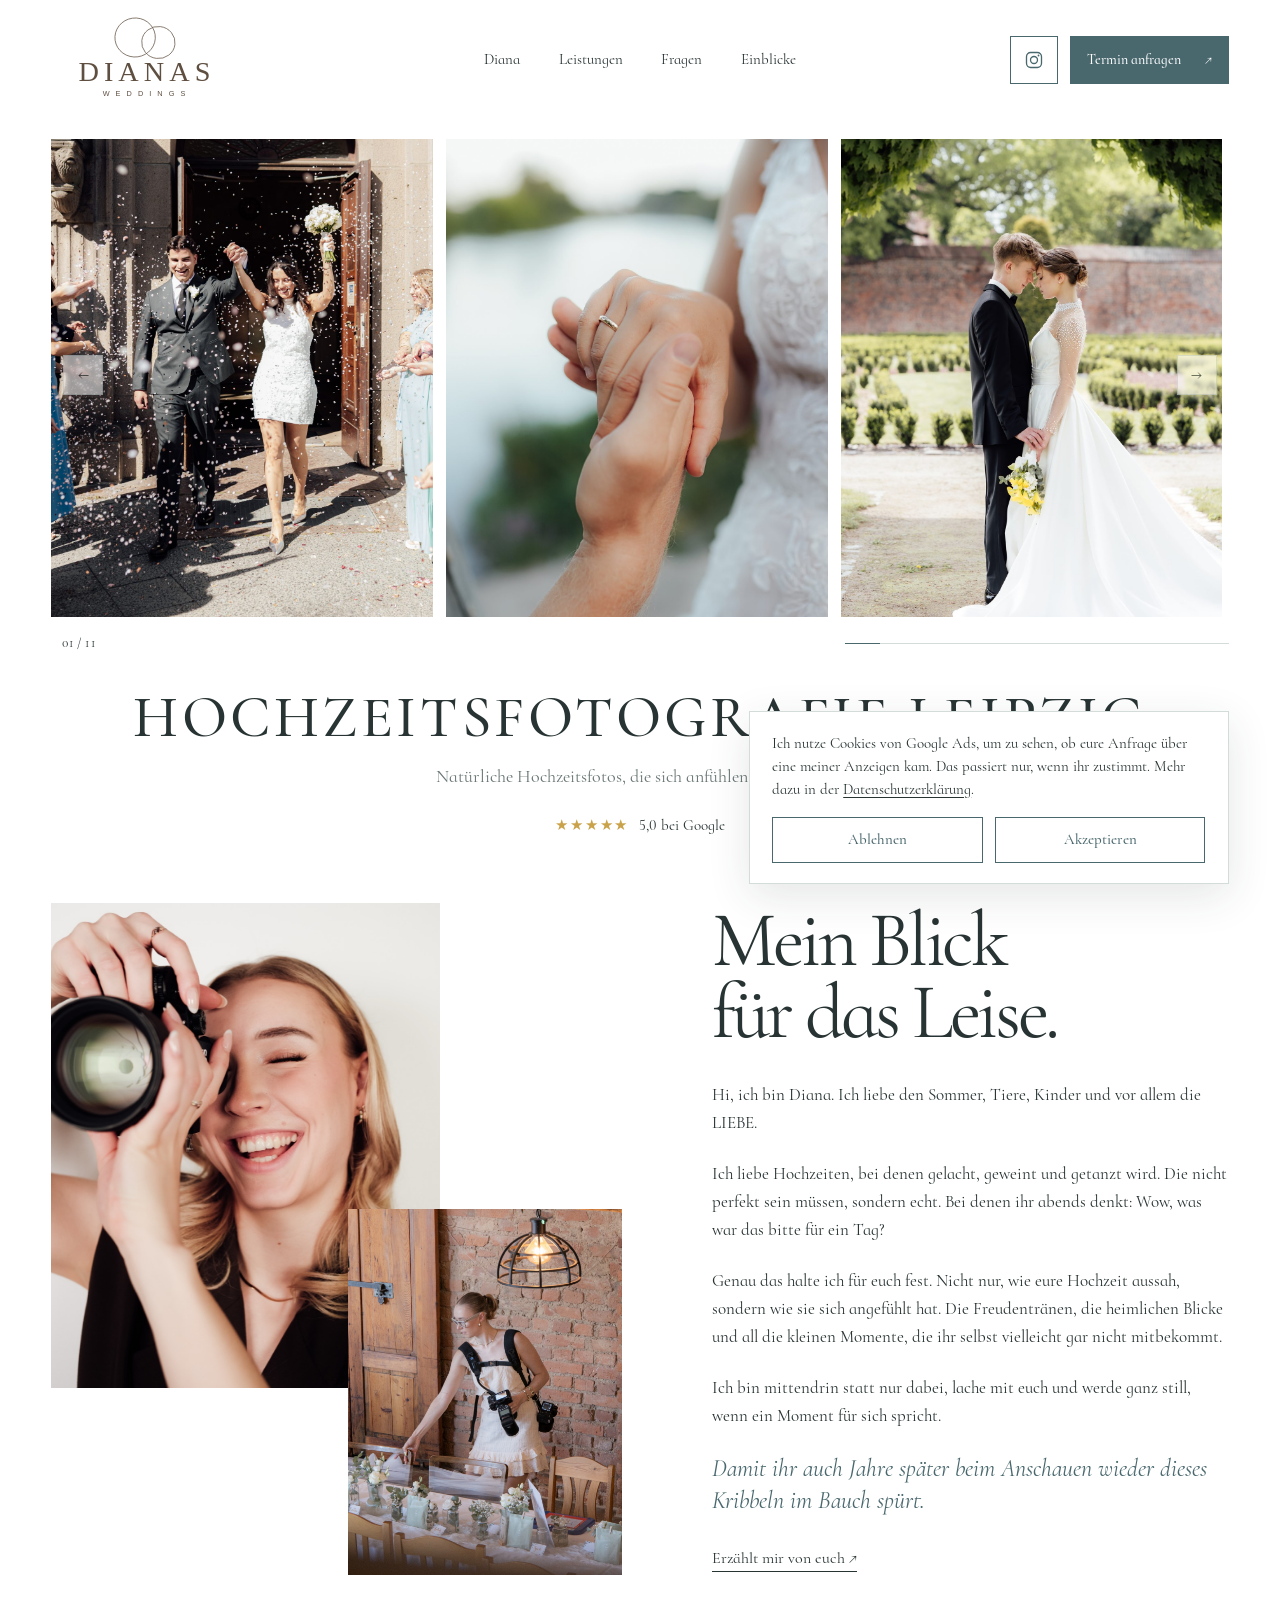
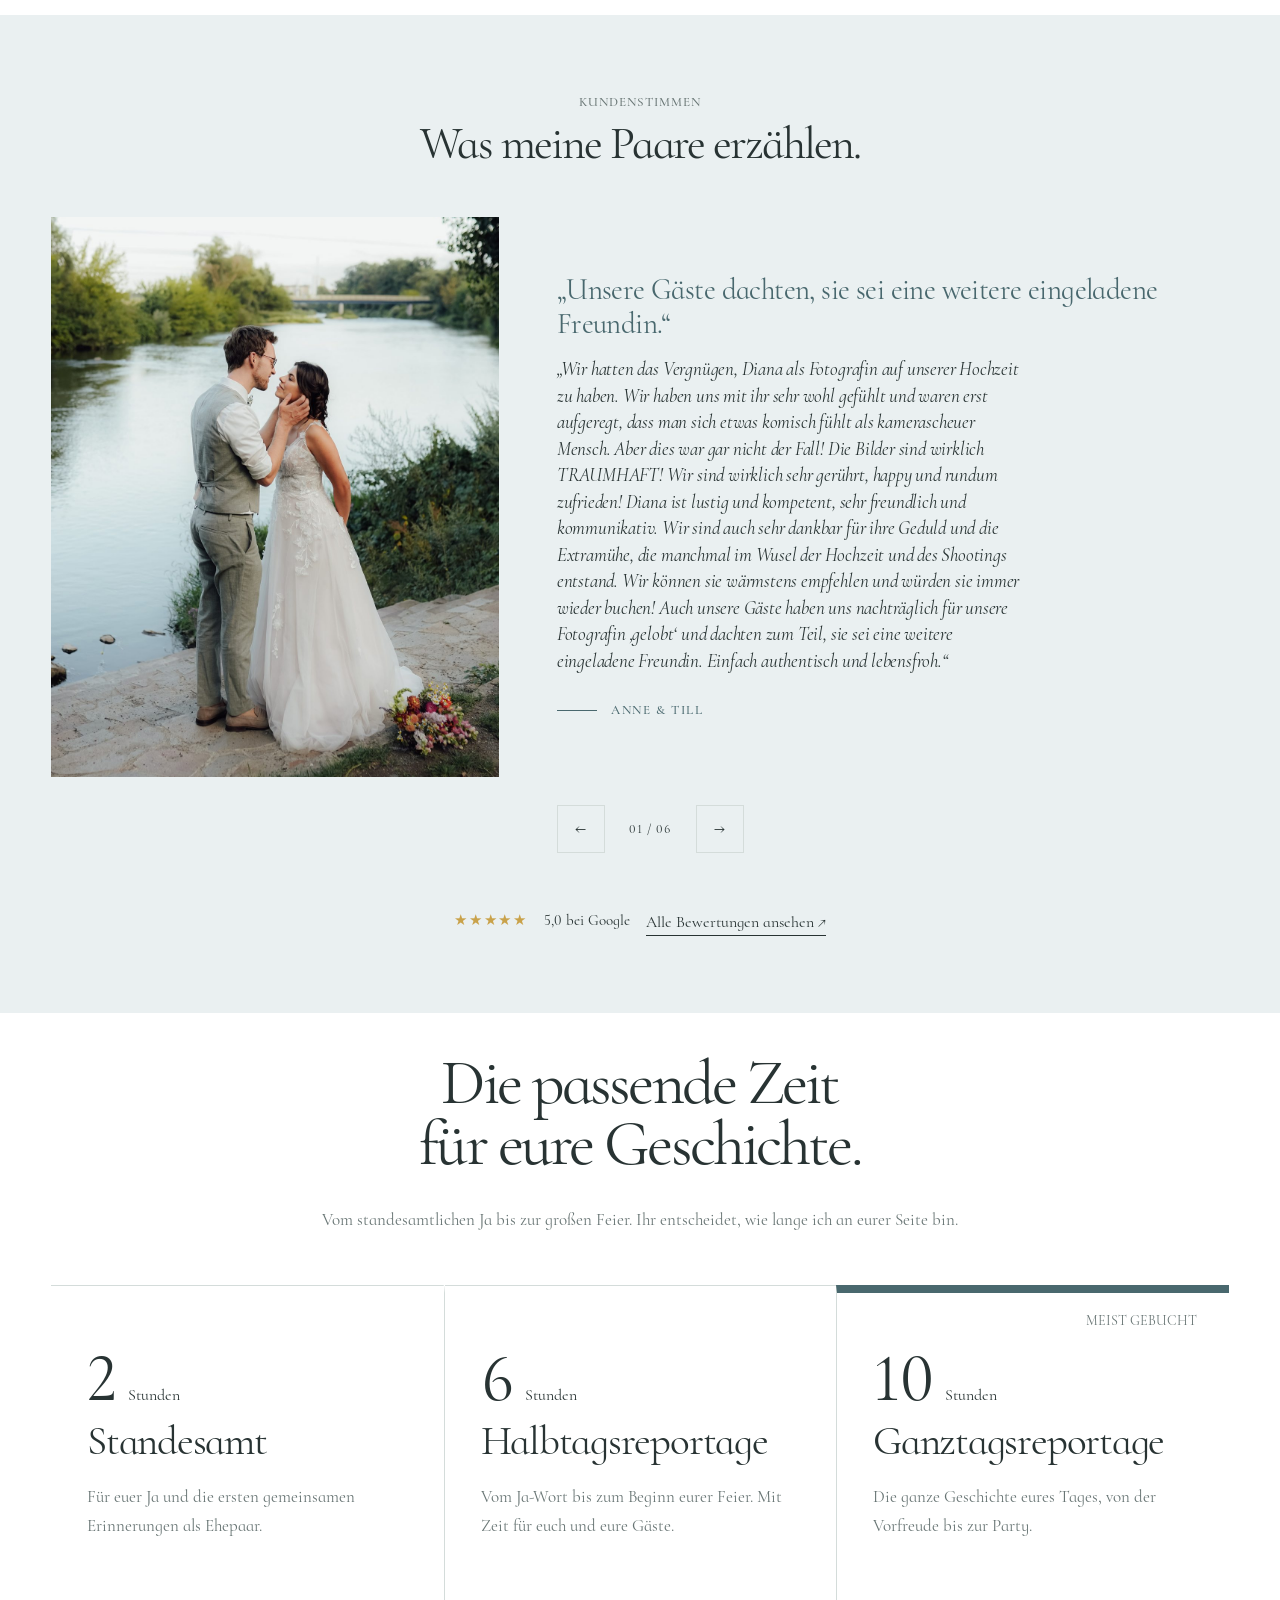
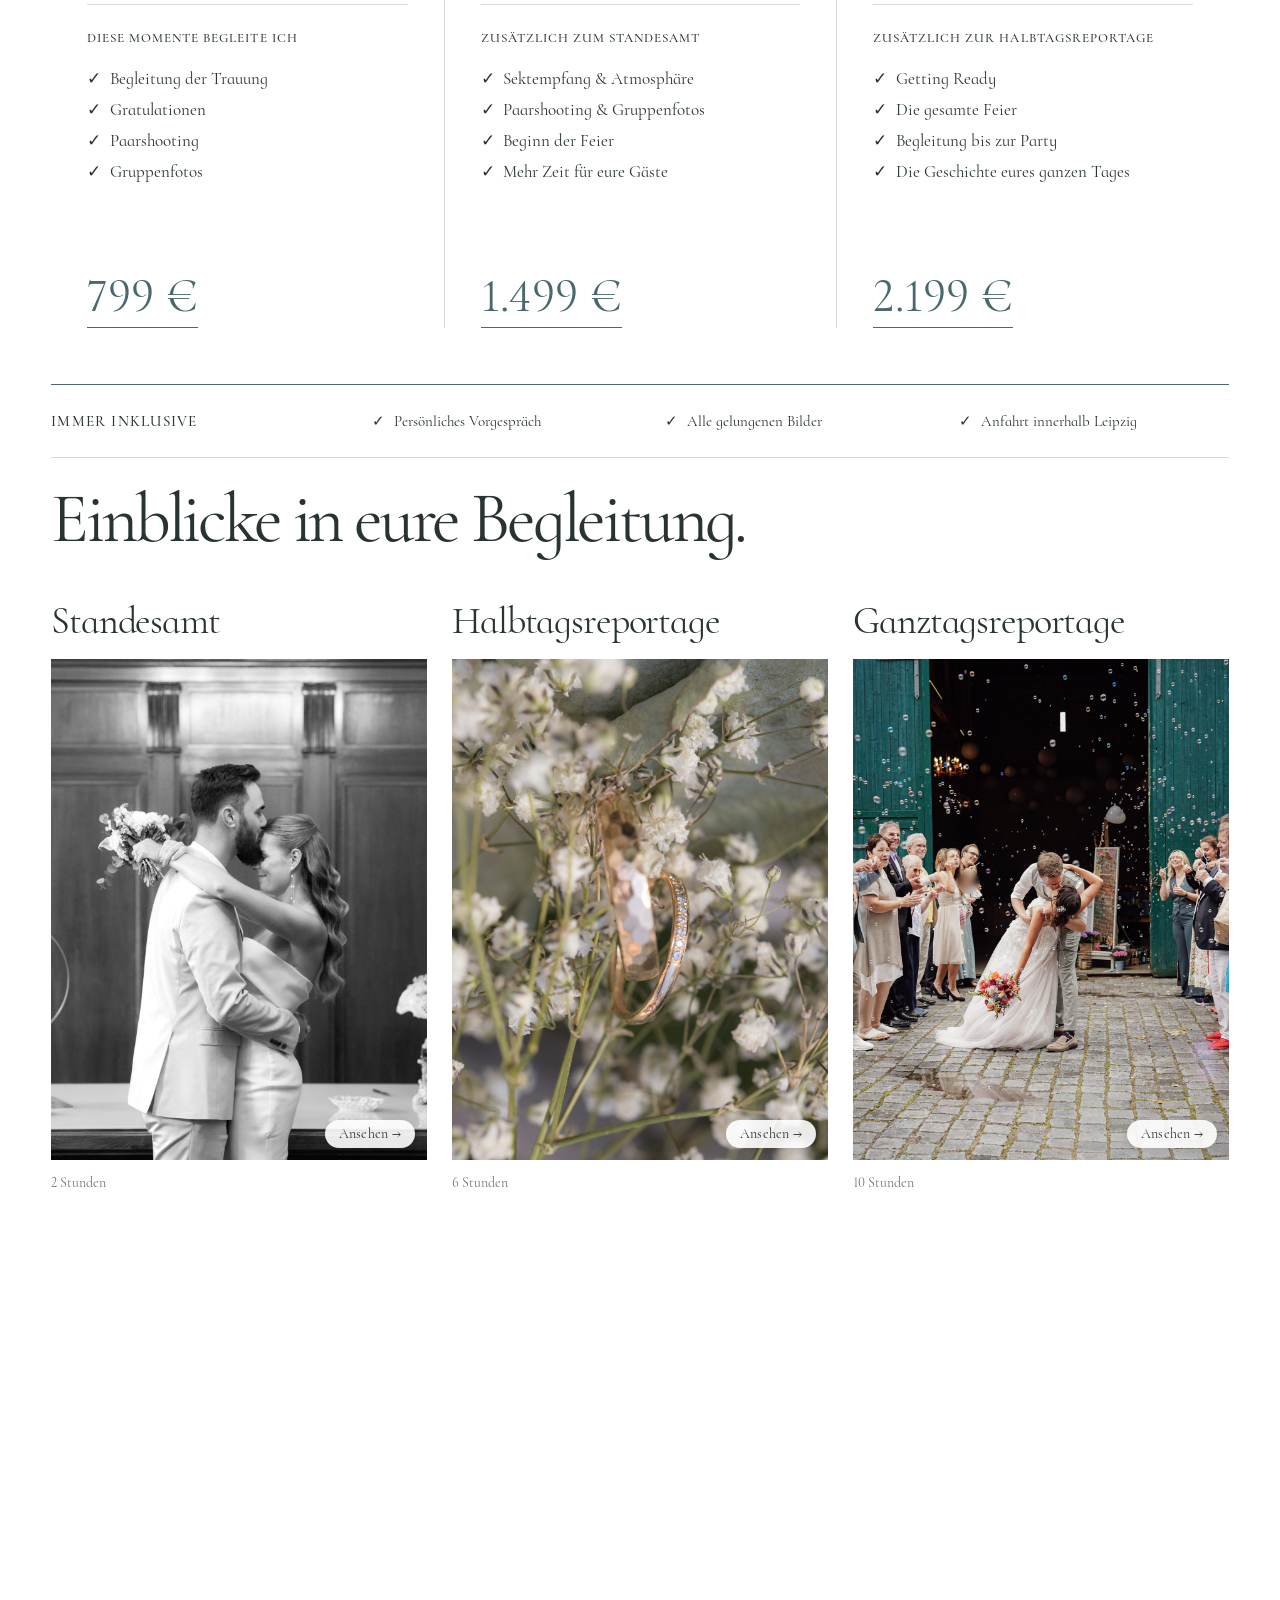
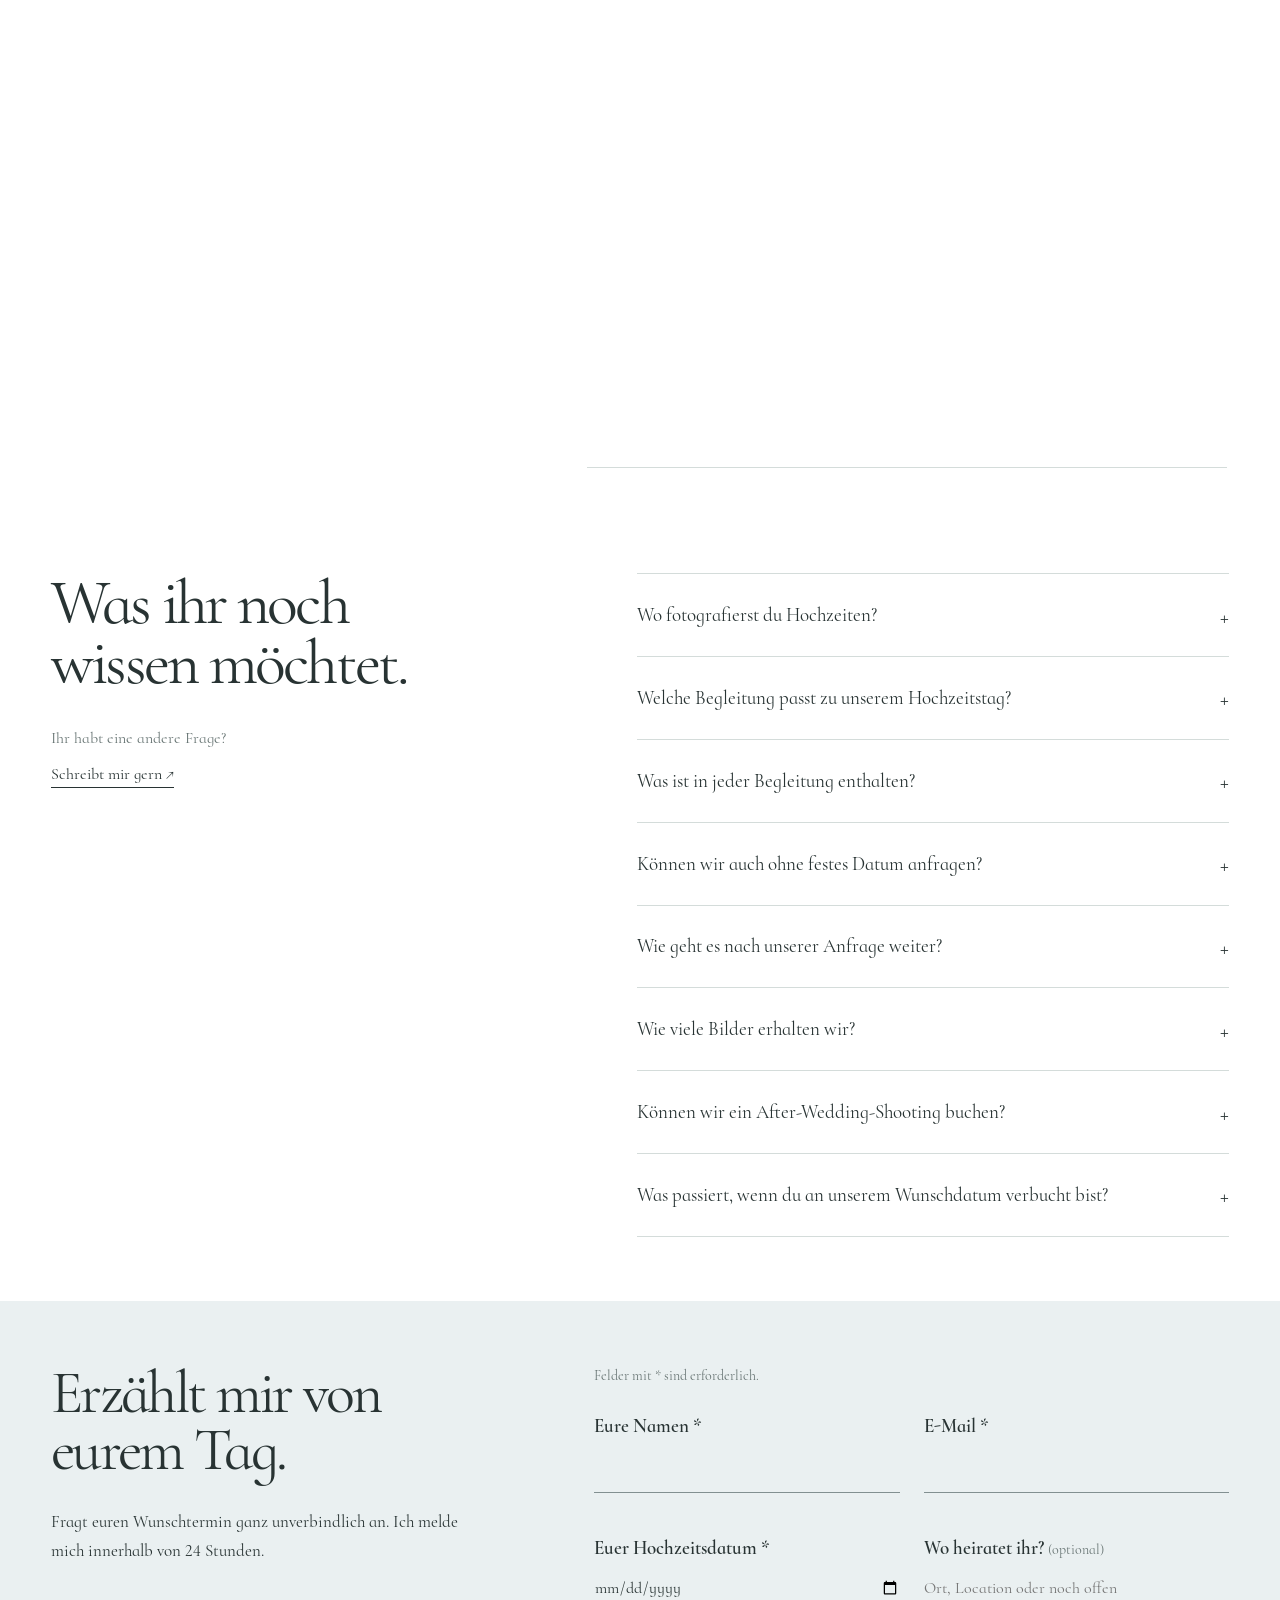
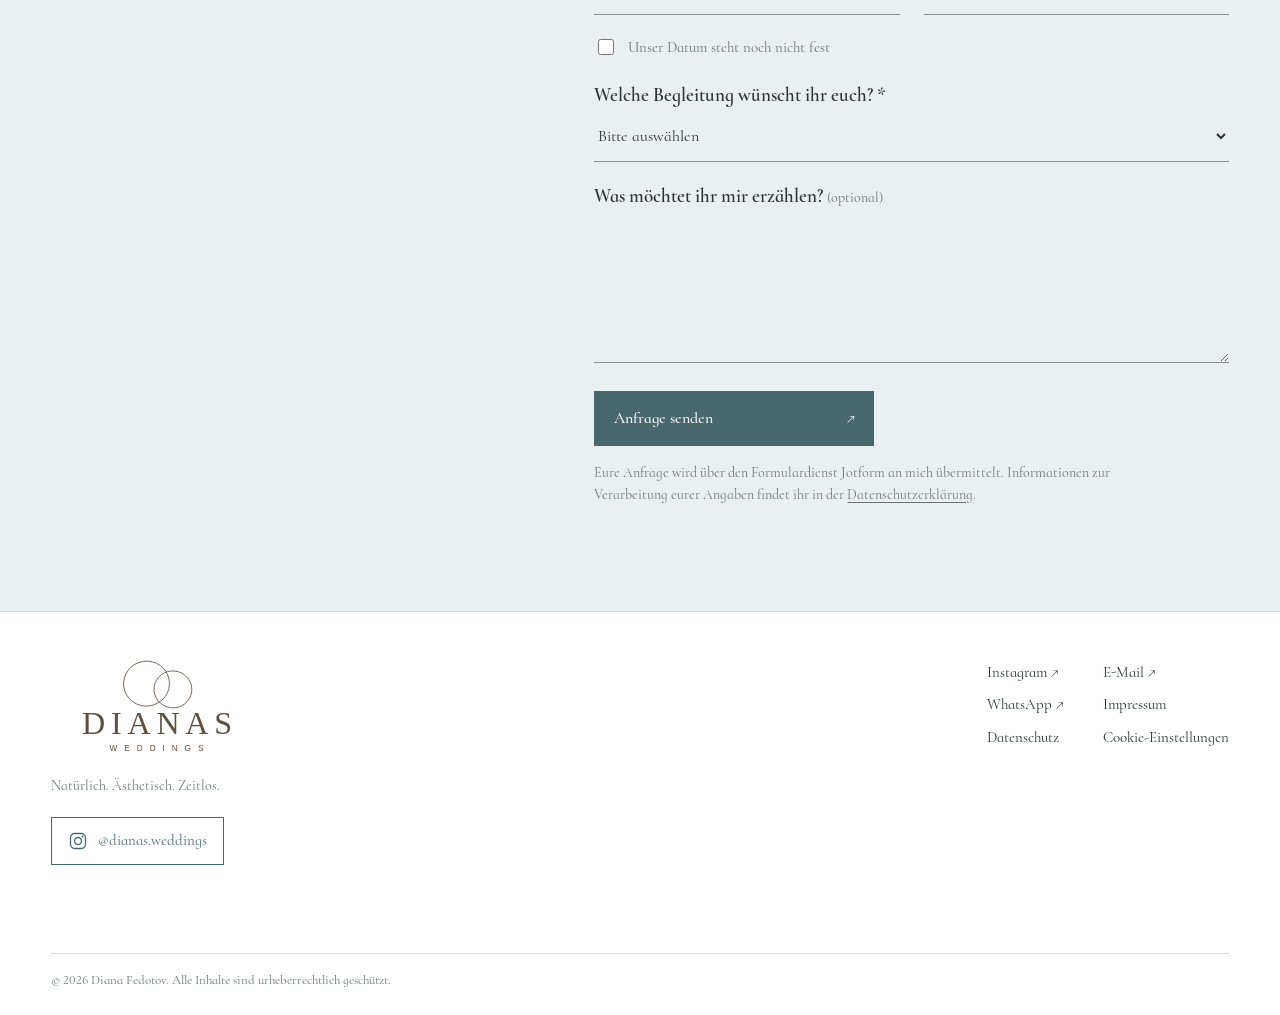
<file: index.html>
<!doctype html>
<html lang="de">
  <head>
    <meta charset="UTF-8" />
    <meta name="viewport" content="width=device-width, initial-scale=1.0" />
    <meta
      name="description"
      content="Hochzeitsfotografin in Leipzig: natürliche, emotionale Hochzeitsreportagen vom Standesamt bis zur Ganztagsbegleitung. Jetzt freien Termin anfragen."
    />
    <meta name="theme-color" content="#ffffff" />
    <title>Dianas Weddings | Hochzeitsfotografie Leipzig</title>
    <link rel="canonical" href="https://dianasweddings.de/" />
    <meta property="og:type" content="website" />
    <meta property="og:locale" content="de_DE" />
    <meta property="og:site_name" content="Dianas Weddings" />
    <meta property="og:title" content="Dianas Weddings | Hochzeitsfotografie Leipzig" />
    <meta property="og:description" content="Hochzeitsfotografin in Leipzig: natürliche, emotionale Hochzeitsreportagen vom Standesamt bis zur Ganztagsbegleitung. Jetzt freien Termin anfragen." />
    <meta property="og:url" content="https://dianasweddings.de/" />
    <meta property="og:image" content="https://dianasweddings.de/Samples/web/vorschau-diana-kamera.jpg" />
    <meta property="og:image:width" content="1066" />
    <meta property="og:image:height" content="1066" />
    <meta property="og:image:alt" content="Diana lachend mit ihrer Kamera" />
    <link rel="icon" type="image/png" href="favicon.png" />
    <link rel="preload" href="fonts/CormorantInfant-Regular.woff2" as="font" type="font/woff2" crossorigin />
    <link rel="stylesheet" href="styles.css?v=20261123-2" />
    <script src="consent.js?v=20261019-1" defer></script>
    <script src="script.js?v=20261117-4" defer></script>
    <script src="motion.js?v=20261112-1" defer></script>
    <script type="application/ld+json">
      {
        "@context": "https://schema.org",
        "@type": "ProfessionalService",
        "name": "Dianas Weddings",
        "description": "Hochzeitsfotografie in Leipzig, deutschlandweit und europaweit",
        "url": "https://dianasweddings.de/",
        "image": "https://dianasweddings.de/Samples/web/vorschau-diana-kamera.jpg",
        "logo": "https://dianasweddings.de/logo-dianas-weddings.png",
        "priceRange": "799 € – 2.199 €",
        "areaServed": [
          { "@type": "City", "name": "Leipzig" },
          { "@type": "Country", "name": "Deutschland" }
        ],
        "address": { "@type": "PostalAddress", "addressLocality": "Leipzig", "addressCountry": "DE" },
        "sameAs": ["https://www.instagram.com/dianas.weddings/", "https://maps.google.com/?cid=4846413904863420435"]
      }
    </script>
  </head>
  <body>
    <a class="skip-link" href="#main">Zum Inhalt springen</a>

    <header class="site-header" data-header>
      <a class="wordmark" href="#start" aria-label="Dianas Weddings, Startseite">
        <img class="brand-logo" src="logo-dianas.svg?v=20260918-2" alt="Dianas Weddings" />
      </a>

      <nav class="desktop-nav" aria-label="Hauptnavigation">
        <a href="#diana">Diana</a>
        <a href="#begleitung">Leistungen</a>
        <a href="#fragen">Fragen</a>
        <a href="#einblicke">Einblicke</a>
      </nav>

      <div class="header-actions">
        <a class="instagram-button" href="https://www.instagram.com/dianas.weddings/" target="_blank" rel="noreferrer" aria-label="Dianas Weddings auf Instagram">
          <svg viewBox="0 0 24 24" width="20" height="20" aria-hidden="true" focusable="false"><rect x="3" y="3" width="18" height="18" rx="5" fill="none" stroke="currentColor" stroke-width="1.6"/><circle cx="12" cy="12" r="4.2" fill="none" stroke="currentColor" stroke-width="1.6"/><circle cx="17.4" cy="6.6" r="1.1" fill="currentColor"/></svg>
        </a>
        <a class="header-cta" href="#anfrage">Termin anfragen <span aria-hidden="true">↗</span></a>
      </div>

      <button
        class="menu-toggle"
        type="button"
        aria-expanded="false"
        aria-controls="mobile-menu"
        data-menu-toggle
      >
        <span class="menu-toggle__label">Menü</span>
        <span class="menu-toggle__icon" aria-hidden="true"></span>
      </button>

      <nav class="mobile-menu" id="mobile-menu" aria-label="Mobile Navigation" data-mobile-menu>
        <a href="#diana">Diana</a>
        <a href="#begleitung">Leistungen</a>
        <a href="#fragen">Fragen</a>
        <a href="#einblicke">Einblicke</a>
        <a href="#anfrage">Termin anfragen</a>
        <a class="instagram-button instagram-button--menu" href="https://www.instagram.com/dianas.weddings/" target="_blank" rel="noreferrer">
          <svg viewBox="0 0 24 24" width="20" height="20" aria-hidden="true" focusable="false"><rect x="3" y="3" width="18" height="18" rx="5" fill="none" stroke="currentColor" stroke-width="1.6"/><circle cx="12" cy="12" r="4.2" fill="none" stroke="currentColor" stroke-width="1.6"/><circle cx="17.4" cy="6.6" r="1.1" fill="currentColor"/></svg>
          <span>Instagram</span>
        </a>
      </nav>
    </header>

    <main id="main">
      <section class="portfolio-intro section" id="start" aria-labelledby="page-title">
        <div
          class="portfolio-slider"
          id="fotografien"
          role="region"
          aria-roledescription="Karussell"
          aria-label="Ausgewählte Hochzeitsreportagen"
          data-slider
        >
          <p class="sr-only" id="portfolio-instructions">
            Die Galerie läuft automatisch und kann mit Trackpad, Maus oder Wischgeste horizontal bewegt werden.
          </p>
          <div class="portfolio-track" tabindex="0" aria-describedby="portfolio-instructions" data-slider-track>
            <article class="portfolio-slide" aria-label="1 von 11" data-slide>
              <img
                class="site-image"
                src="Samples/web/DSC00597.jpg"
                alt="Ein Brautpaar läuft lachend durch einen Konfettiregen"
                width="1200"
                height="1800"
                fetchpriority="high"
               
              />
            </article>

            <article class="portfolio-slide" aria-label="2 von 11" data-slide>
              <img
                class="site-image"
                src="Samples/web/DSC05236.jpg"
                alt="Ein Brautpaar hält sich am Fluss an den Händen"
                width="1200"
                height="1800"
                loading="lazy"
              />
            </article>

            <article class="portfolio-slide" aria-label="3 von 11" data-slide>
              <img
                class="site-image"
                src="Samples/web/_DSC2449-7.jpg"
                alt="Ein Brautpaar lehnt Stirn an Stirn in einem Schlossgarten"
                width="1200"
                height="1800"
                loading="lazy"
              />
            </article>

            <article class="portfolio-slide" aria-label="4 von 11" data-slide>
              <img
                class="site-image"
                src="Samples/web/DSC00811-4.jpg"
                alt="Ein Bräutigam steckt seiner Braut den Ring an"
                width="1200"
                height="1800"
                loading="lazy"
              />
            </article>

            <article class="portfolio-slide" aria-label="5 von 11" data-slide>
              <img
                class="site-image"
                src="Samples/web/DSC03450.jpg"
                alt="Brautstrauß, Schuhe, Ringe und Papeterie sind liebevoll arrangiert"
                width="1200"
                height="1800"
                loading="lazy"
              />
            </article>

            <article class="portfolio-slide" aria-label="6 von 11" data-slide>
              <img
                class="site-image"
                src="Samples/web/DSC05108-5.jpg"
                alt="Ein Brautpaar küsst sich unter dem Schleier"
                width="675"
                height="1013"
                loading="lazy"
              />
            </article>

            <article class="portfolio-slide" aria-label="7 von 11" data-slide>
              <img
                class="site-image"
                src="Samples/web/DSC05496.jpg"
                alt="Eine gerührte Freundin umarmt das Brautpaar nach der Trauung"
                width="1200"
                height="1800"
                loading="lazy"
              />
            </article>

            <article class="portfolio-slide" aria-label="8 von 11" data-slide>
              <img
                class="site-image"
                src="Samples/web/DSC01222.jpg"
                alt="Die Hände eines Brautpaars mit Ringen und Brautstrauß"
                width="1200"
                height="1800"
                loading="lazy"
              />
            </article>

            <article class="portfolio-slide" aria-label="9 von 11" data-slide>
              <img
                class="site-image"
                src="Samples/web/DSC00547.jpg"
                alt="Ein Brautpaar kommt jubelnd die Treppe des Standesamts herunter"
                width="1200"
                height="1800"
                loading="lazy"
              />
            </article>

            <article class="portfolio-slide" aria-label="10 von 11" data-slide>
              <img
                class="site-image"
                src="Samples/web/0F9A8605.jpg"
                alt="Eheringe zwischen zarten Schleierkrautblüten"
                width="1200"
                height="1800"
                loading="lazy"
              />
            </article>

            <article class="portfolio-slide" aria-label="11 von 11" data-slide>
              <img
                class="site-image"
                src="Samples/web/DSC03006.jpg"
                alt="Ein Brautpaar küsst sich vor einer grünen Scheune zwischen Gästen und Seifenblasen"
                width="1200"
                height="1800"
                loading="lazy"
              />
            </article>
          </div>

          <div class="slider-meta">
            <div class="slider-controls">
              <button type="button" aria-label="Vorheriges Bild" data-slider-prev>←</button>
              <span data-slider-count>01 / 11</span>
              <button type="button" aria-label="Nächstes Bild" data-slider-next>→</button>
            </div>
            <div class="slider-progress" aria-hidden="true"><span data-slider-progress></span></div>
          </div>
        </div>

        <div class="portfolio-intro__row">
          <h1 id="page-title">Hochzeitsfotografie Leipzig</h1>
          <p class="portfolio-intro__lead">Natürliche Hochzeitsfotos, die sich anfühlen wie euer Tag.</p>
          <div class="portfolio-intro__actions">
            <a class="portfolio-intro__rating" href="https://maps.google.com/?cid=4846413904863420435" target="_blank" rel="noopener">
              <span class="testimonials__stars" aria-hidden="true">★★★★★</span>
              <span>5,0 bei Google</span>
            </a>
          </div>
        </div>
      </section>

      <section class="about section" id="diana" aria-labelledby="about-title">
        <div class="about__images" aria-label="Diana bei ihrer Arbeit">
          <figure class="about__portrait">
            <img
              class="site-image"
              src="Samples/web/diana-kamera.jpg"
              alt="Diana lacht hinter ihrer Kamera"
              width="1066"
              height="1600"
              loading="lazy"
            />
          </figure>
          <figure class="about__moment" data-intro-video data-variant="4">
            <div class="about__media">
              <img
                class="site-image"
                src="Samples/web/0F9A8510.jpg"
                alt="Diana arbeitet mit zwei Kameras an einer Hochzeitstafel"
                width="1066"
                height="1600"
                loading="lazy"
              />
              <img
                class="site-image about__still"
                src="Samples/web/diana-vorstellung-bild.jpg"
                alt=""
                width="720"
                height="1280"
                loading="lazy"
              />
              <button class="about__play" type="button" aria-label="Vorstellungsvideo von Diana ansehen">
                <span class="about__play-icon" aria-hidden="true"></span>
                <span class="about__play-text">Lernt mich kennen</span>
              </button>
            </div>
          </figure>
        </div>

        <div class="about__copy">
          <h2 id="about-title">Mein Blick<br />für&nbsp;das&nbsp;Leise.</h2>
          <p>
            Hi, ich bin Diana. Ich liebe den Sommer, Tiere, Kinder und vor allem die LIEBE.
          </p>
          <p>
            Ich liebe Hochzeiten, bei denen gelacht, geweint und getanzt wird. Die nicht perfekt sein müssen, sondern echt. Bei denen ihr abends denkt: Wow, was war das bitte für ein Tag?
          </p>
          <p>
            Genau das halte ich für euch fest. Nicht nur, wie eure Hochzeit aussah, sondern wie sie sich angefühlt hat. Die Freudentränen, die heimlichen Blicke und all die kleinen Momente, die ihr selbst vielleicht gar nicht mitbekommt.
          </p>
          <p>
            Ich bin mittendrin statt nur dabei, lache mit euch und werde ganz still, wenn ein Moment für sich spricht.
          </p>
          <p class="about__highlight">
            Damit ihr auch Jahre später beim Anschauen wieder dieses Kribbeln im Bauch spürt.
          </p>
          <a class="text-link" href="#anfrage">Erzählt mir von euch ↗</a>
        </div>
      </section>


      <section class="testimonials" aria-labelledby="testimonials-title" data-testimonials>
        <div class="testimonials__heading">
          <p class="eyebrow">Kundenstimmen</p>
          <h2 id="testimonials-title">Was meine Paare erzählen.</h2>
        </div>

        <div class="testimonial-stage" aria-live="polite">
          <blockquote class="testimonial is-active" data-testimonial>
            <img class="testimonial__image testimonial__image--bottom" src="Samples/web/DSC05186.jpg" alt="Anne und Till an ihrem Hochzeitstag am Fluss" width="1066" height="1600" loading="lazy" />
            <div class="testimonial__copy">
              <p class="testimonial__headline">„Unsere Gäste dachten, sie sei eine weitere eingeladene Freundin.“</p>
              <p>
                „Wir hatten das Vergnügen, Diana als Fotografin auf unserer Hochzeit zu haben. Wir haben uns mit ihr sehr wohl gefühlt und waren erst aufgeregt, dass man sich etwas komisch fühlt als kamerascheuer Mensch. Aber dies war gar nicht der Fall! Die Bilder sind wirklich TRAUMHAFT! Wir sind wirklich sehr gerührt, happy und rundum zufrieden! Diana ist lustig und kompetent, sehr freundlich und kommunikativ. Wir sind auch sehr dankbar für ihre Geduld und die Extramühe, die manchmal im Wusel der Hochzeit und des Shootings entstand. Wir können sie wärmstens empfehlen und würden sie immer wieder buchen! Auch unsere Gäste haben uns nachträglich für unsere Fotografin ‚gelobt‘ und dachten zum Teil, sie sei eine weitere eingeladene Freundin. Einfach authentisch und lebensfroh.“
              </p>
              <footer>
                <strong>Anne &amp; Till</strong>
              </footer>
            </div>
          </blockquote>

          <blockquote class="testimonial" data-testimonial hidden>
            <img class="testimonial__image" src="Samples/web/sandra-marco-kuss.jpg" alt="Sandra und Marco küssen sich vor dem Eingang, die Braut hält den Strauß in die Luft" width="1200" height="1800" loading="lazy" />
            <div class="testimonial__copy">
              <p class="testimonial__headline">„Sie nimmt selbst der nervösesten Braut die Aufregung.“</p>
              <p>
                „Diana hat unsere standesamtliche Trauung im letzten Sommer begleitet. Angefangen vom ‚Getting Ready‘ von mir und meiner Mama und dem ‚First Look‘ mit Oma und Papa (hier hatten wir beim Fotos ansehen Tränen in den Augen – die Emotionen wurden perfekt eingefangen) war Diana unglaublich professionell und nimmt mit ihrer ruhigen und unfassbar lieben Art selbst der nervösesten Braut die Aufregung. Bei der anschließenden Trauung und dem Sektempfang war Diana sehr aufmerksam, aber dennoch zurückhaltend, so dass man kaum bemerkte, dass sie da war. Das Paarshooting war der perfekte Abschluss, wobei wir im Vorfeld eigene Wünsche einbringen konnten, Diana währenddessen aber noch viele tolle Ideen hatte, so dass wir wunderschöne und rundum gelungene Hochzeitsfotos haben.“
              </p>
              <footer>
                <strong>Sandra &amp; Marco</strong>
              </footer>
            </div>
          </blockquote>

          <blockquote class="testimonial" data-testimonial hidden>
            <img class="testimonial__image" src="Samples/web/katrin-dirk-tanz.jpg" alt="Katrin und Dirk tanzen zwischen weißen Säulen im Park" width="1200" height="1800" loading="lazy" />
            <div class="testimonial__copy">
              <p class="testimonial__headline">„Absolute Herzensempfehlung!“</p>
              <p>
                „Wir sind sehr glücklich, dass wir Diana als unsere Hochzeitsfotografin gefunden haben und hätten uns keine bessere Begleitung wünschen können. Sie war professionell, hielt sich dezent im Hintergrund und war dennoch in den richtigen Momenten immer zur Stelle. Jedes wichtige Detail wurde liebevoll festgehalten. Sie hat beim Hochzeitsshooting eine unglaublich entspannte Atmosphäre geschaffen, sodass wir uns vor der Kamera sofort wohlgefühlt haben. Die Bilder sind wunderschön, authentisch und fangen die Emotionen unseres Tages perfekt ein und haben unsere Erwartungen übertroffen, absolute Herzensempfehlung! Vielen Dank für diese wundervollen Erinnerungen, liebe Diana!“
              </p>
              <footer>
                <strong>Katrin &amp; Dirk</strong>
              </footer>
            </div>
          </blockquote>

          <blockquote class="testimonial" data-testimonial hidden>
            <img class="testimonial__image" src="Samples/web/isabel-florian-ringe.jpg" alt="Hände von Isabel und Florian mit Eheringen auf dem Brautstrauß" width="1200" height="1800" loading="lazy" />
            <div class="testimonial__copy">
              <p class="testimonial__headline">„Wir würden dich jederzeit wieder buchen.“</p>
              <p>
                „Wir sind unglaublich glücklich, dass wir unsere Hochzeitsfotografin an unserem großen Tag an unserer Seite hatten! Von der ersten Kontaktaufnahme bis zur Übergabe der wunderschönen Bilder war alles absolut professionell, herzlich und unkompliziert. Sie hat es geschafft, die besonderen Momente ganz natürlich einzufangen – von den kleinen emotionalen Augenblicken bis hin zur ausgelassenen Stimmung mit unseren Gästen. Die Fotos sind wunderschön geworden und lassen uns unseren Hochzeitstag jedes Mal aufs Neue erleben. Vielen Dank für deine tolle Arbeit, deine Ruhe und dein Gespür für die richtigen Momente. Wir würden dich jederzeit wieder buchen und können dich von Herzen weiterempfehlen!“
              </p>
              <footer>
                <strong>Isabel &amp; Florian</strong>
              </footer>
            </div>
          </blockquote>

          <blockquote class="testimonial" data-testimonial hidden>
            <img class="testimonial__image testimonial__image--bottom" src="Samples/web/vi-fionn-brunnen.jpg" alt="Vi und Fionn vor einer Wasserfontäne im Park" width="1200" height="1800" loading="lazy" />
            <div class="testimonial__copy">
              <p class="testimonial__headline">„Super tolle und liebevolle Fotografin.“</p>
              <p>
                „Super tolle und liebevolle Fotografin. Mein Mann und ich haben sie als unsere Hochzeitsfotografin gebucht und wir sind super zufrieden mit den Ergebnissen. Sie ist unglaublich talentiert darin, die richtigen Momente einzufangen, und auch kooperativ in Bezug auf individuelle Vorstellungen. Ich kann sie nur weiterempfehlen.“
              </p>
              <footer>
                <strong>Vi &amp; Fionn</strong>
              </footer>
            </div>
          </blockquote>

          <blockquote class="testimonial" data-testimonial hidden>
            <img class="testimonial__image" src="Samples/web/anne-nico-stuehle.jpg" alt="Weiße Stühle und Herzluftballons bei der freien Trauung von Anne und Nico" width="1200" height="1800" loading="lazy" />
            <div class="testimonial__copy">
              <p class="testimonial__headline">„Eine ganz sympathische, tolle Fotografin.“</p>
              <p>
                „Eine ganz sympathische, tolle Fotografin. Sie hat unseren besonderen Tag mit ihrer ruhigen und sympathischen Art professionell begleitet. Die Fotos sind sehr, sehr schön geworden und wir können sie nur weiterempfehlen.“
              </p>
              <footer>
                <strong>Anne &amp; Nico</strong>
              </footer>
            </div>
          </blockquote>

          <div class="testimonial-controls">
            <button type="button" aria-label="Vorherige Kundenstimme" data-testimonial-prev>←</button>
            <span data-testimonial-count>01 / 06</span>
            <button type="button" aria-label="Nächste Kundenstimme" data-testimonial-next>→</button>
          </div>
        </div>

        <p class="testimonials__google">
          <span class="testimonials__stars" aria-hidden="true">★★★★★</span>
          <span>5,0 bei Google</span>
          <a class="text-link" href="https://maps.google.com/?cid=4846413904863420435" target="_blank" rel="noopener">Alle Bewertungen ansehen ↗</a>
        </p>
      </section>

      <section class="packages section" aria-labelledby="packages-title">
        <div class="section-heading section-heading--centered">
          <h2 id="packages-title">Die passende Zeit<br />für eure Geschichte.</h2>
          <p>Vom standesamtlichen Ja bis zur großen Feier. Ihr entscheidet, wie lange ich an eurer Seite bin.</p>
        </div>

        <div class="package-grid" id="begleitung">
          <article class="package">
            <div class="package__hours"><strong>2</strong><span>Stunden</span></div>
            <h3>Standesamt</h3>
            <p>Für euer Ja und die ersten gemeinsamen Erinnerungen als Ehepaar.</p>
            <p class="package__scope">Diese Momente begleite ich</p>
            <ul>
              <li>Begleitung der Trauung</li>
              <li>Gratulationen</li>
              <li>Paarshooting</li>
              <li>Gruppenfotos</li>
            </ul>
            <p class="package__price">799 €</p>
          </article>

          <article class="package">
            <div class="package__hours"><strong>6</strong><span>Stunden</span></div>
            <h3>Halbtags&shy;reportage</h3>
            <p>Vom Ja-Wort bis zum Beginn eurer Feier. Mit Zeit für euch und eure Gäste.</p>
            <p class="package__scope">Zusätzlich zum Standesamt</p>
            <ul>
              <li>Sektempfang &amp; Atmosphäre</li>
              <li>Paarshooting &amp; Gruppenfotos</li>
              <li>Beginn der Feier</li>
              <li>Mehr Zeit für eure Gäste</li>
            </ul>
            <p class="package__price">1.499 €</p>
          </article>

          <article class="package package--featured">
            <p class="package__label">Meist gebucht</p>
            <div class="package__hours"><strong>10</strong><span>Stunden</span></div>
            <h3>Ganztags&shy;reportage</h3>
            <p>Die ganze Geschichte eures Tages, von der Vorfreude bis zur Party.</p>
            <p class="package__scope">Zusätzlich zur Halbtags&shy;reportage</p>
            <ul>
              <li>Getting Ready</li>
              <li>Die gesamte Feier</li>
              <li>Begleitung bis zur Party</li>
              <li>Die Geschichte eures ganzen Tages</li>
            </ul>
            <p class="package__price">2.199 €</p>
          </article>
        </div>

        <div class="packages__included" aria-label="Leistungen, die in jeder Begleitung enthalten sind">
          <strong>Immer inklusive</strong>
          <span>Persönliches Vorgespräch</span>
          <span>Alle gelungenen Bilder</span>
          <span>Anfahrt innerhalb Leipzig</span>
        </div>

      </section>

      <section class="reportage-teasers section" id="einblicke" aria-labelledby="reportage-teasers-title">
        <div class="reportage-teasers__heading">
          <h2 id="reportage-teasers-title">Einblicke in eure Begleitung.</h2>
        </div>

        <div class="reportage-teasers__grid">
          <a class="reportage-teaser" href="einblicke.html#standesamt">
            <h3>Standesamt</h3>
            <span class="reportage-teaser__media">
              <img
                src="Samples/web/DSC04681-2.jpg"
                alt="Einblick in eine zweistündige standesamtliche Hochzeitsbegleitung"
                width="1200"
                height="1800"
                loading="lazy"
              />
              <span class="reportage-teaser__more" aria-hidden="true">Ansehen →</span>
            </span>
            <small>2 Stunden</small>
          </a>

          <a class="reportage-teaser" href="einblicke.html#halbtag">
            <h3>Halbtagsreportage</h3>
            <span class="reportage-teaser__media">
              <img
                src="Samples/web/0F9A8605.jpg"
                alt="Eheringe zwischen Schleierkraut"
                width="1200"
                height="1800"
                loading="lazy"
              />
              <span class="reportage-teaser__more" aria-hidden="true">Ansehen →</span>
            </span>
            <small>6 Stunden</small>
          </a>

          <a class="reportage-teaser" href="einblicke.html#ganztag">
            <h3>Ganztagsreportage</h3>
            <span class="reportage-teaser__media">
              <img
                src="Samples/web/DSC03006.jpg"
                alt="Einblick in eine zehnstündige Hochzeitsreportage"
                width="1200"
                height="1800"
                loading="lazy"
              />
              <span class="reportage-teaser__more" aria-hidden="true">Ansehen →</span>
            </span>
            <small>10 Stunden</small>
          </a>
        </div>

        <div class="packages__cta">
          <p>Noch unsicher, welche Begleitung zu eurem Tag passt?</p>
          <a class="text-link" href="#anfrage">Gemeinsam die passende Zeit finden ↗</a>
        </div>
      </section>

      <section class="steps section" id="ablauf" aria-labelledby="steps-title">
        <figure class="steps__image">
          <img
            class="site-image"
            src="Samples/web/DSC05468-8.jpg"
            alt="Ein Brautpaar küsst sich unter dem wehenden Schleier"
            width="1200"
            height="1800"
            loading="lazy"
          />
        </figure>

        <div class="steps__content">
          <p class="eyebrow">Ablauf</p>
          <h2 id="steps-title">Von eurer Anfrage bis zu euren Erinnerungen.</h2>

          <ol class="steps__list">
            <li>
              <span class="steps__number" aria-hidden="true">I</span>
              <div>
                <h3>Anfrage</h3>
                <p>Ihr fragt euren Wunschtermin an. Ich melde mich innerhalb von 24&nbsp;Stunden.</p>
              </div>
            </li>
            <li>
              <span class="steps__number" aria-hidden="true">II</span>
              <div>
                <h3>Kennenlernen</h3>
                <p>Wir lernen uns kennen und planen gemeinsam euren Tag. Auch danach bin ich bei allen Fragen jederzeit für euch da.</p>
              </div>
            </li>
            <li>
              <span class="steps__number" aria-hidden="true">III</span>
              <div>
                <h3>Euer Tag</h3>
                <p>Ich begleite euch und halte eure Geschichte fest.</p>
              </div>
            </li>
            <li>
              <span class="steps__number" aria-hidden="true">IV</span>
              <div>
                <h3>Eure Bilder</h3>
                <p>Nach 1 bis 2&nbsp;Wochen bekommt ihr eine erste Vorschau. Nach 4 bis 6&nbsp;Wochen eure komplette Galerie.</p>
              </div>
            </li>
          </ol>
        </div>
      </section>

      <section class="faq section" id="fragen" aria-labelledby="faq-title">
        <div class="faq__intro">
          <h2 id="faq-title">Was ihr noch wissen möchtet.</h2>
          <p>Ihr habt eine andere Frage?</p>
          <a class="text-link" href="#anfrage">Schreibt mir gern ↗</a>
        </div>

        <div class="accordion">
          <article class="accordion__item">
            <h3>
              <button type="button" aria-expanded="false">
                Wo fotografierst du Hochzeiten?
                <span aria-hidden="true">+</span>
              </button>
            </h3>
            <div class="accordion__panel" hidden>
              <p>Mein Ausgangspunkt ist Leipzig. Ich begleite Hochzeiten in Leipzig, deutschlandweit und europaweit. Für Feiern außerhalb Leipzigs stimmen wir Anreise und alle Details persönlich ab.</p>
              <p class="accordion__note">Beliebte Orte meiner Brautpaare: Gohliser Schlösschen, Schloss Schönefeld, Altes Rathaus Leipzig, Schloss Machern, Schloss Altranstädt, Schloss Hohenpriesnitz, Wasserschloss Podelwitz, Rittergut Störmthal, Rittergut Etzdorf, Gut Kahnsdorf, Schloss Hubertusburg, Schloss Trebsen, Cospudener See, Schloss Lichtenwalde, Schloss Albrechtsberg, Schloss Teutschenthal und Schloss Wackerbarth.</p>
            </div>
          </article>
          <article class="accordion__item">
            <h3>
              <button type="button" aria-expanded="false">
                Welche Begleitung passt zu unserem Hochzeitstag?
                <span aria-hidden="true">+</span>
              </button>
            </h3>
            <div class="accordion__panel" hidden>
              <p>Für das standesamtliche Ja gibt es die zweistündige Begleitung. Sechs Stunden erzählen zusätzlich vom Sektempfang und dem Beginn eurer Feier. Mit zehn Stunden kann ich euren Tag vom Getting Ready bis zur Party begleiten. Wenn ihr unsicher seid, finden wir eure passende Begleitung im Kennenlerngespräch.</p>
            </div>
          </article>
          <article class="accordion__item">
            <h3>
              <button type="button" aria-expanded="false">
                Was ist in jeder Begleitung enthalten?
                <span aria-hidden="true">+</span>
              </button>
            </h3>
            <div class="accordion__panel" hidden>
              <p>In jeder Begleitung sind ein Kennenlerngespräch, Beratung und Tipps für euren Hochzeitstag, alle gelungenen Bilder professionell bearbeitet und die Anfahrt innerhalb Leipzigs enthalten.</p>
            </div>
          </article>
          <article class="accordion__item">
            <h3>
              <button type="button" aria-expanded="false">
                Können wir auch ohne festes Datum anfragen?
                <span aria-hidden="true">+</span>
              </button>
            </h3>
            <div class="accordion__panel" hidden>
              <p>Auf jeden Fall. Wählt im Anfrageformular einfach aus, dass euer Datum noch nicht feststeht, und teilt mir alles mit, was ihr über Ort und Zeitraum bereits wisst.</p>
            </div>
          </article>
          <article class="accordion__item">
            <h3>
              <button type="button" aria-expanded="false">
                Wie geht es nach unserer Anfrage weiter?
                <span aria-hidden="true">+</span>
              </button>
            </h3>
            <div class="accordion__panel" hidden>
              <p>Ich melde mich innerhalb von 24&nbsp;Stunden persönlich bei euch. Anschließend lernen wir uns kennen und besprechen eure Wünsche, Fragen, den Ablauf und die passende Begleitung.</p>
            </div>
          </article>
          <article class="accordion__item">
            <h3>
              <button type="button" aria-expanded="false">
                Wie viele Bilder erhalten wir?
                <span aria-hidden="true">+</span>
              </button>
            </h3>
            <div class="accordion__panel" hidden>
              <p>Ihr erhaltet alle gelungenen Bilder eurer Begleitung. Die Auswahl richtet sich nach dem Ablauf und der gebuchten Dauer eures Hochzeitstages. Da jede Hochzeit ein ganz besonderes und individuelles Ereignis ist, lege ich keine bestimmte Anzahl an Bildern fest. Für mich gilt: „Jeden Moment, der eure Geschichte erzählt, halte ich fest.“</p>
            </div>
          </article>
          <article class="accordion__item">
            <h3>
              <button type="button" aria-expanded="false">
                Können wir ein After-Wedding-Shooting buchen?
                <span aria-hidden="true">+</span>
              </button>
            </h3>
            <div class="accordion__panel" hidden>
              <p>Sehr gerne könnt ihr ein After-Wedding-Shooting buchen. Dabei nehmen wir uns 60–90 Minuten Zeit für natürliche und emotionale Brautpaarfotos an eurer Wunschlocation – ganz ohne Zeitdruck und unabhängig vom Trubel eures Hochzeitstages.</p>
              <p>Das After-Wedding-Shooting ist ab 749 € buchbar.</p>
            </div>
          </article>
          <article class="accordion__item">
            <h3>
              <button type="button" aria-expanded="false">
                Was passiert, wenn du an unserem Wunschdatum verbucht bist?
                <span aria-hidden="true">+</span>
              </button>
            </h3>
            <div class="accordion__panel" hidden>
              <p>Dianas Weddings besteht bereits aus einem kleinen Team. Sollte ich an eurem Wunschdatum selbst nicht verfügbar sein, frage ich direkt meine lieben Kollegen Helen und Osman an. Je nach Verfügbarkeit können sie eure Hochzeit fotografisch begleiten. Die anschließende Bildbearbeitung übernehme ich persönlich, sodass ihr eure Fotos im gewohnten Stil von Dianas Weddings erhaltet.</p>
            </div>
          </article>
        </div>
      </section>

      <section class="inquiry" id="anfrage" aria-labelledby="inquiry-title">
        <div class="inquiry__intro">
          <h2 id="inquiry-title">Erzählt mir von eurem Tag.</h2>
          <p>Fragt euren Wunschtermin ganz unverbindlich an. Ich melde mich innerhalb von 24&nbsp;Stunden.</p>
        </div>

        <form class="inquiry-form" data-preview-form novalidate aria-describedby="required-note form-status">
          <p class="required-note" id="required-note">Felder mit * sind erforderlich.</p>

          <div class="field-grid">
            <label>
              <span>Eure Namen *</span>
              <input type="text" name="names" autocomplete="name" required />
            </label>
            <label>
              <span>E-Mail *</span>
              <input type="email" name="email" autocomplete="email" required />
            </label>
            <label>
              <span>Euer Hochzeitsdatum *</span>
              <input type="date" name="weddingDate" required />
            </label>
            <label>
              <span>Wo heiratet ihr? <small>(optional)</small></span>
              <input type="text" name="location" autocomplete="address-level2" placeholder="Ort, Location oder noch offen" />
            </label>
          </div>
          <label class="checkbox-field">
            <input type="checkbox" name="dateUnknown" />
            <span>Unser Datum steht noch nicht fest</span>
          </label>
          <label>
            <span>Welche Begleitung wünscht ihr euch? *</span>
            <select name="package" required>
              <option value="">Bitte auswählen</option>
              <option>Standesamt · 2 Stunden</option>
              <option>Halbtagsreportage · 6 Stunden</option>
              <option>Ganztagsreportage · 10 Stunden</option>
              <option>Wir sind noch unsicher</option>
            </select>
          </label>
          <label>
            <span>Was möchtet ihr mir erzählen? <small>(optional)</small></span>
            <textarea name="message" rows="4"></textarea>
          </label>

          <button class="button" type="submit">Anfrage senden <span aria-hidden="true">↗</span></button>
          <p class="form-privacy">
            Eure Anfrage wird über den Formulardienst Jotform an mich übermittelt. Informationen zur Verarbeitung eurer Angaben findet ihr in der
            <a href="datenschutz.html">Datenschutzerklärung</a>.
          </p>
          <p class="form-status" id="form-status" data-form-status aria-live="polite"></p>
        </form>
      </section>
    </main>

    <footer class="site-footer">
      <div>
        <a class="wordmark wordmark--footer" href="#start">
          <img class="brand-logo brand-logo--footer" src="logo-dianas.svg?v=20260918-2" alt="Dianas Weddings" />
        </a>
        <p>Natürlich. Ästhetisch. Zeitlos.</p>
        <a class="instagram-button instagram-button--footer" href="https://www.instagram.com/dianas.weddings/" target="_blank" rel="noreferrer">
          <svg viewBox="0 0 24 24" width="20" height="20" aria-hidden="true" focusable="false"><rect x="3" y="3" width="18" height="18" rx="5" fill="none" stroke="currentColor" stroke-width="1.6"/><circle cx="12" cy="12" r="4.2" fill="none" stroke="currentColor" stroke-width="1.6"/><circle cx="17.4" cy="6.6" r="1.1" fill="currentColor"/></svg>
          <span>@dianas.weddings</span>
        </a>
      </div>
      <div class="site-footer__links">
        <a href="https://www.instagram.com/dianas.weddings/" target="_blank" rel="noreferrer">Instagram ↗</a>
        <a href="mailto:dianafedotov@gmail.com">E-Mail ↗</a>
        <a href="https://wa.me/4915257639629" target="_blank" rel="noopener">WhatsApp ↗</a>
        <a href="impressum.html">Impressum</a>
        <a href="datenschutz.html">Datenschutz</a>
        <button type="button" class="footer-consent" data-consent-open>Cookie-Einstellungen</button>
      </div>
      <p class="site-footer__legal">© 2026 Diana Fedotov. Alle Inhalte sind urheberrechtlich geschützt.</p>
    </footer>

    <dialog class="video-dialog" data-video-dialog aria-label="Vorstellungsvideo von Diana">
      <button class="video-dialog__close" type="button" aria-label="Video schließen">×</button>
      <div class="video-dialog__inner">
        <video controls playsinline preload="none" poster="Samples/web/diana-vorstellung-bild.jpg" width="720" height="1280">
          <source src="Samples/web/diana-vorstellung.mp4" type="video/mp4" />
        </video>
        <div class="video-dialog__copy">
          <p class="eyebrow">Lernt mich kennen</p>
          <p class="video-dialog__title">4 Fragen.<br />4 Antworten.</p>
          <ol class="video-dialog__questions">
            <li><button type="button" data-time="8"><span>01</span>Wie bist du zur Fotografie gekommen?</button></li>
            <li><button type="button" data-time="24"><span>02</span>Was macht deine Fotografie besonders?</button></li>
            <li><button type="button" data-time="44"><span>03</span>Welche Paare passen zu dir?</button></li>
            <li><button type="button" data-time="60"><span>04</span>Wie können wir dich buchen?</button></li>
          </ol>
        </div>
      </div>
    </dialog>
  </body>
</html>
</file>
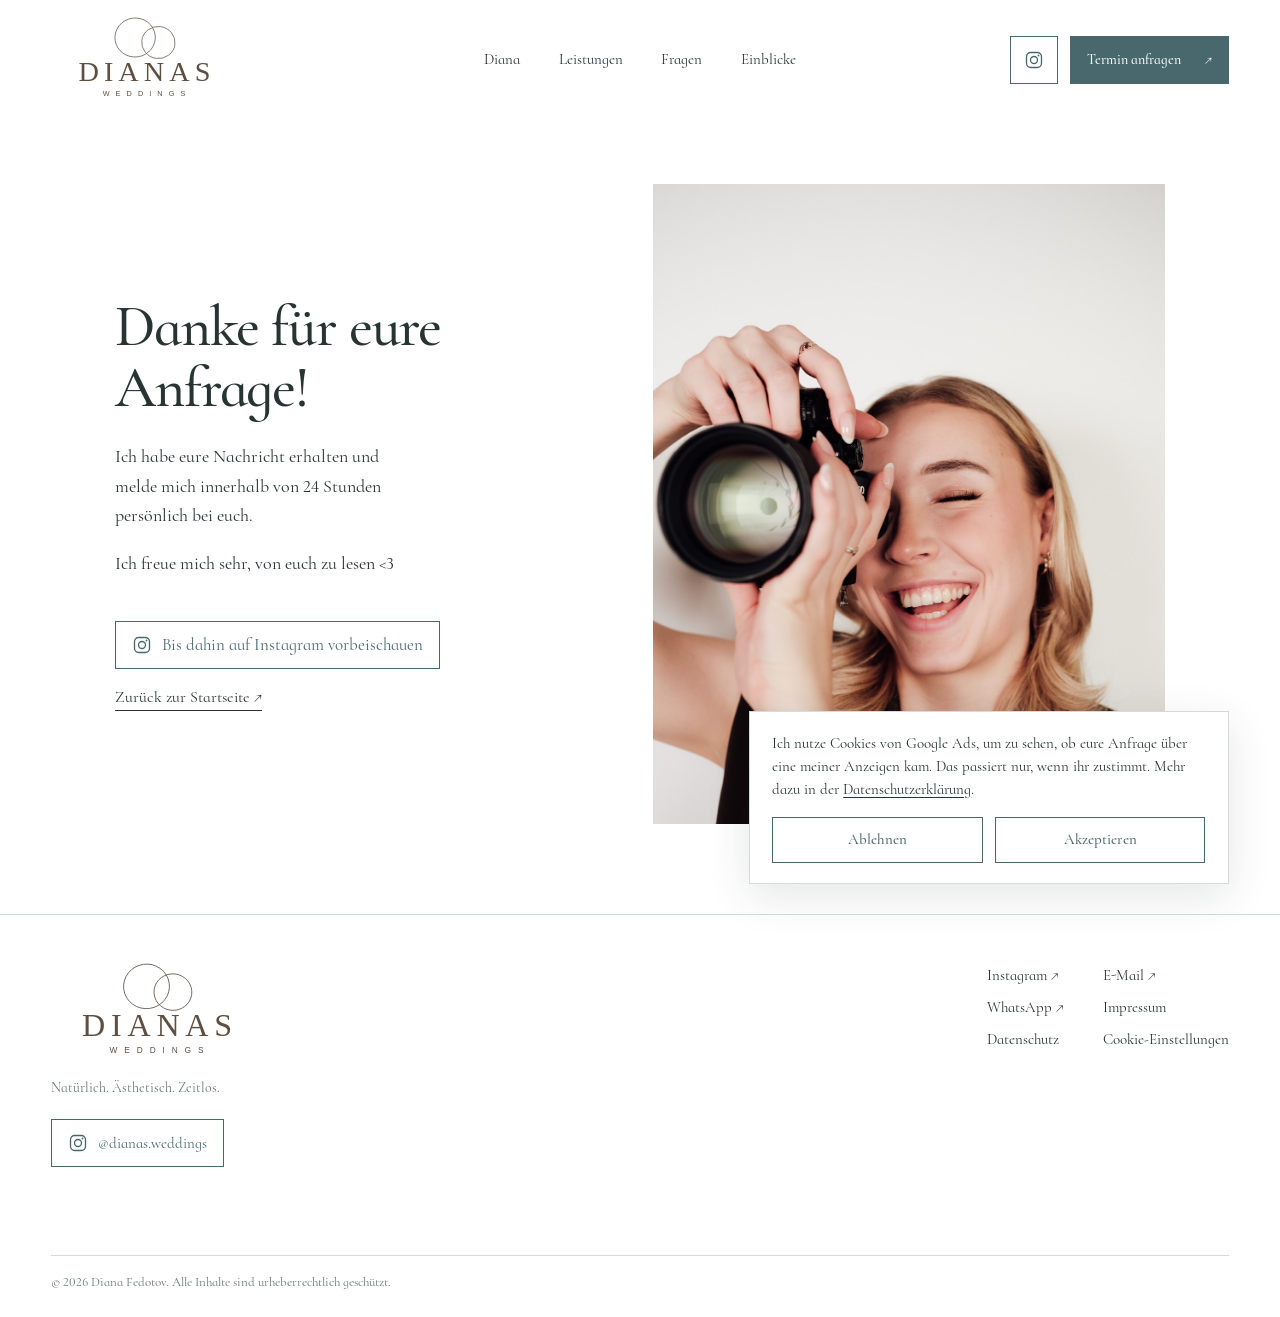
<file: danke.html>
<!doctype html>
<html lang="de">
  <head>
    <meta charset="UTF-8" />
    <meta name="viewport" content="width=device-width, initial-scale=1.0" />
    <meta
      name="description"
      content="Danke für eure Anfrage bei Dianas Weddings, Hochzeitsfotografie in Leipzig."
    />
    <meta name="theme-color" content="#ffffff" />
    <title>Danke | Dianas Weddings</title>
    <meta name="robots" content="noindex" />
    <link rel="canonical" href="https://dianasweddings.de/danke.html" />
    <meta property="og:type" content="website" />
    <meta property="og:locale" content="de_DE" />
    <meta property="og:site_name" content="Dianas Weddings" />
    <meta property="og:title" content="Danke | Dianas Weddings" />
    <meta property="og:description" content="Danke für eure Anfrage bei Dianas Weddings, Hochzeitsfotografie in Leipzig." />
    <meta property="og:url" content="https://dianasweddings.de/danke.html" />
    <meta property="og:image" content="https://dianasweddings.de/Samples/web/DSC05186.jpg" />
    <link rel="icon" type="image/png" href="favicon.png" />
    <link rel="preload" href="fonts/CormorantInfant-Regular.woff2" as="font" type="font/woff2" crossorigin />
    <link rel="stylesheet" href="styles.css?v=20261123-2" />
    <script src="consent.js?v=20261019-1" defer></script>
    <script src="menu.js?v=20261017-1" defer></script>
  </head>
  <body>
    <a class="skip-link" href="#main">Zum Inhalt springen</a>

    <header class="site-header" data-header>
      <a class="wordmark" href="index.html" aria-label="Dianas Weddings, Startseite">
        <img class="brand-logo" src="logo-dianas.svg?v=20260918-2" alt="Dianas Weddings" />
      </a>

      <nav class="desktop-nav" aria-label="Hauptnavigation">
        <a href="index.html#diana">Diana</a>
        <a href="index.html#begleitung">Leistungen</a>
        <a href="index.html#fragen">Fragen</a>
        <a href="index.html#einblicke">Einblicke</a>
      </nav>

      <div class="header-actions">
        <a class="instagram-button" href="https://www.instagram.com/dianas.weddings/" target="_blank" rel="noreferrer" aria-label="Dianas Weddings auf Instagram">
          <svg viewBox="0 0 24 24" width="20" height="20" aria-hidden="true" focusable="false"><rect x="3" y="3" width="18" height="18" rx="5" fill="none" stroke="currentColor" stroke-width="1.6"/><circle cx="12" cy="12" r="4.2" fill="none" stroke="currentColor" stroke-width="1.6"/><circle cx="17.4" cy="6.6" r="1.1" fill="currentColor"/></svg>
        </a>
        <a class="header-cta" href="index.html#anfrage">Termin anfragen <span aria-hidden="true">↗</span></a>
      </div>

      <button
        class="menu-toggle"
        type="button"
        aria-expanded="false"
        aria-controls="mobile-menu"
        data-menu-toggle
      >
        <span class="menu-toggle__label">Menü</span>
        <span class="menu-toggle__icon" aria-hidden="true"></span>
      </button>

      <nav class="mobile-menu" id="mobile-menu" aria-label="Mobile Navigation" data-mobile-menu>
        <a href="index.html#diana">Diana</a>
        <a href="index.html#begleitung">Leistungen</a>
        <a href="index.html#fragen">Fragen</a>
        <a href="index.html#einblicke">Einblicke</a>
        <a href="index.html#anfrage">Termin anfragen</a>
        <a class="instagram-button instagram-button--menu" href="https://www.instagram.com/dianas.weddings/" target="_blank" rel="noreferrer">
          <svg viewBox="0 0 24 24" width="20" height="20" aria-hidden="true" focusable="false"><rect x="3" y="3" width="18" height="18" rx="5" fill="none" stroke="currentColor" stroke-width="1.6"/><circle cx="12" cy="12" r="4.2" fill="none" stroke="currentColor" stroke-width="1.6"/><circle cx="17.4" cy="6.6" r="1.1" fill="currentColor"/></svg>
          <span>Instagram</span>
        </a>
      </nav>
    </header>

    <main id="main">
      <section class="thanks section" aria-labelledby="thanks-title">
        <div class="thanks__copy">
          <h1 id="thanks-title">Danke für eure Anfrage!</h1>
          <p>Ich habe eure Nachricht erhalten und melde mich innerhalb von 24&nbsp;Stunden persönlich bei euch.</p>
          <p>Ich freue mich sehr, von euch zu lesen &lt;3</p>
          <a class="instagram-button" href="https://www.instagram.com/dianas.weddings/" target="_blank" rel="noreferrer">
            <svg viewBox="0 0 24 24" width="20" height="20" aria-hidden="true" focusable="false"><rect x="3" y="3" width="18" height="18" rx="5" fill="none" stroke="currentColor" stroke-width="1.6"/><circle cx="12" cy="12" r="4.2" fill="none" stroke="currentColor" stroke-width="1.6"/><circle cx="17.4" cy="6.6" r="1.1" fill="currentColor"/></svg>
            <span>Bis dahin auf Instagram vorbeischauen</span>
          </a>
          <br />
          <a class="text-link" href="index.html">Zurück zur Startseite ↗</a>
        </div>
        <figure class="thanks__image">
          <img
            class="site-image"
            src="Samples/web/diana-danke.jpg"
            alt="Diana lacht hinter ihrer Kamera"
            width="1200"
            height="1800"
            fetchpriority="high"
          />
        </figure>
      </section>
    </main>

    <footer class="site-footer">
      <div>
        <a class="wordmark wordmark--footer" href="index.html">
          <img class="brand-logo brand-logo--footer" src="logo-dianas.svg?v=20260918-2" alt="Dianas Weddings" />
        </a>
        <p>Natürlich. Ästhetisch. Zeitlos.</p>
        <a class="instagram-button instagram-button--footer" href="https://www.instagram.com/dianas.weddings/" target="_blank" rel="noreferrer">
          <svg viewBox="0 0 24 24" width="20" height="20" aria-hidden="true" focusable="false"><rect x="3" y="3" width="18" height="18" rx="5" fill="none" stroke="currentColor" stroke-width="1.6"/><circle cx="12" cy="12" r="4.2" fill="none" stroke="currentColor" stroke-width="1.6"/><circle cx="17.4" cy="6.6" r="1.1" fill="currentColor"/></svg>
          <span>@dianas.weddings</span>
        </a>
      </div>
      <div class="site-footer__links">
        <a href="https://www.instagram.com/dianas.weddings/" target="_blank" rel="noreferrer">Instagram ↗</a>
        <a href="mailto:dianafedotov@gmail.com">E-Mail ↗</a>
        <a href="https://wa.me/4915257639629" target="_blank" rel="noopener">WhatsApp ↗</a>
        <a href="impressum.html">Impressum</a>
        <a href="datenschutz.html">Datenschutz</a>
        <button type="button" class="footer-consent" data-consent-open>Cookie-Einstellungen</button>
      </div>
      <p class="site-footer__legal">© 2026 Diana Fedotov. Alle Inhalte sind urheberrechtlich geschützt.</p>
    </footer>
  </body>
</html>
</file>
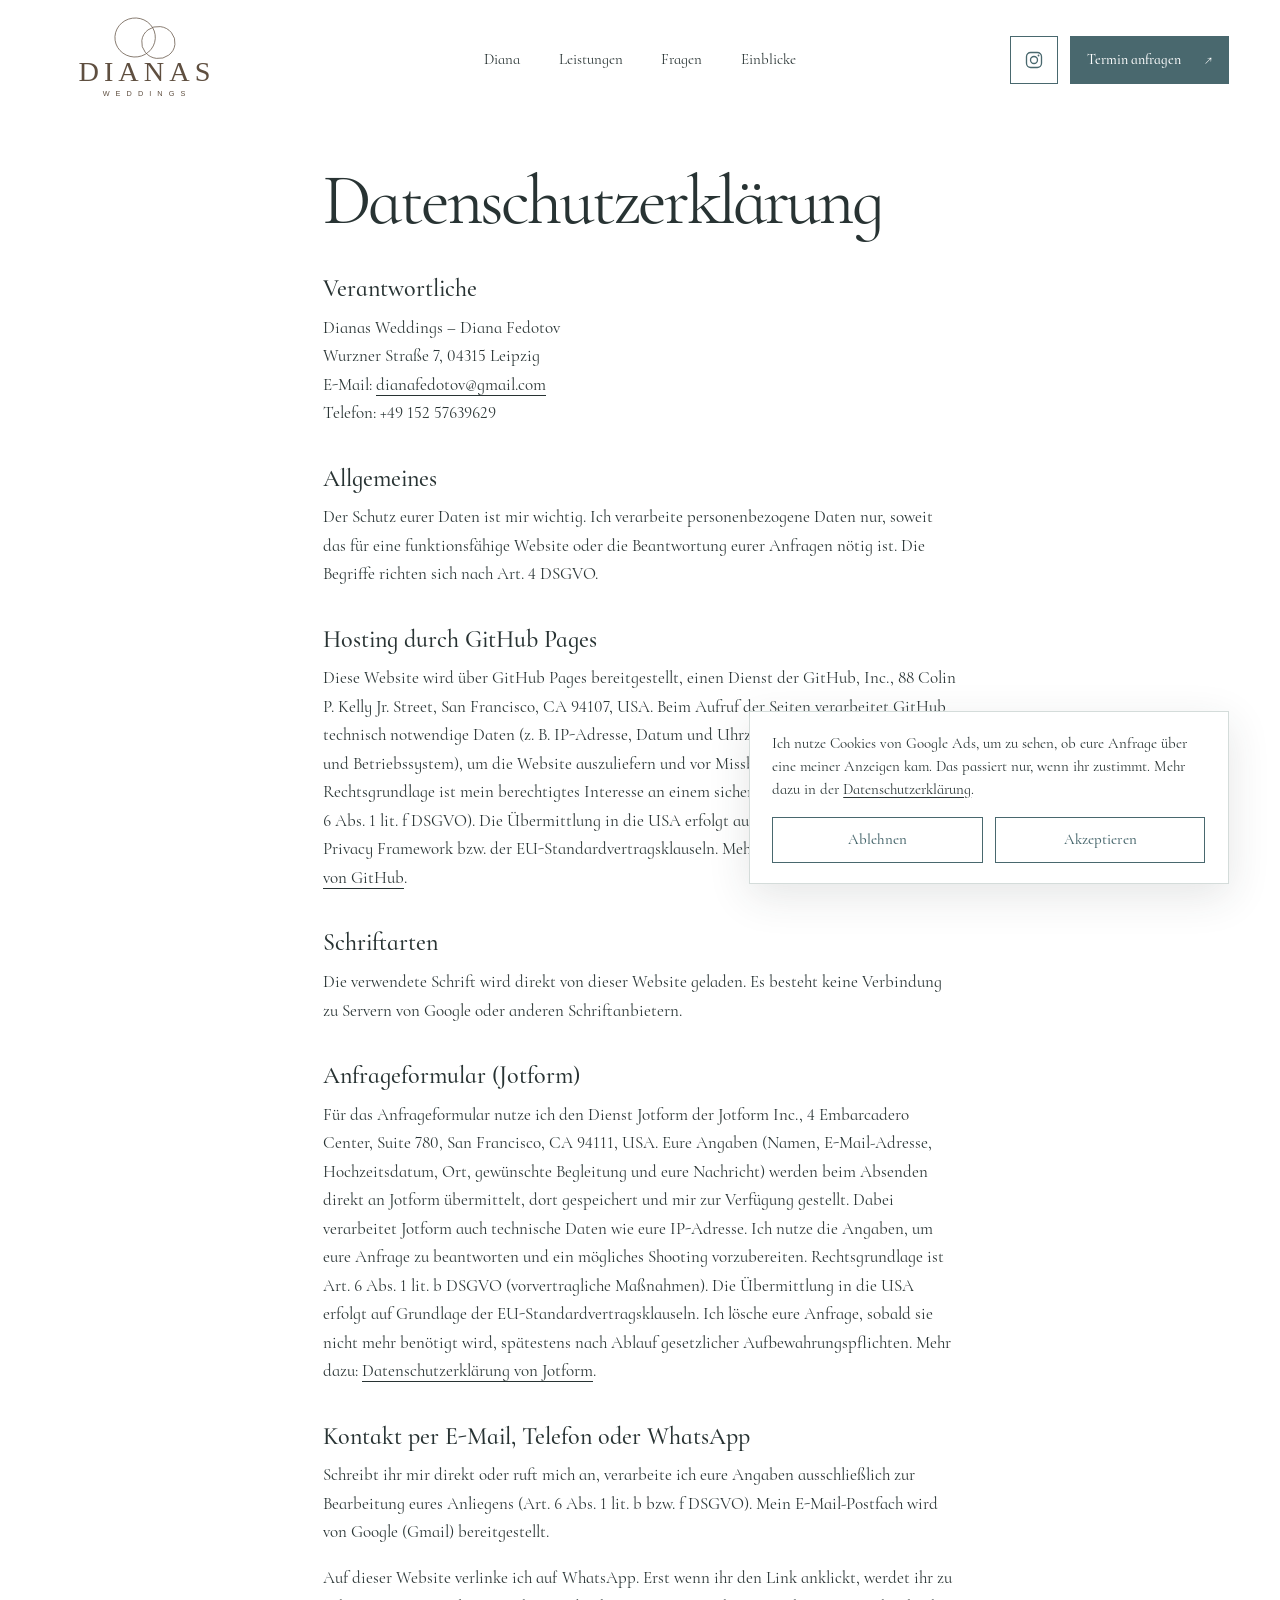
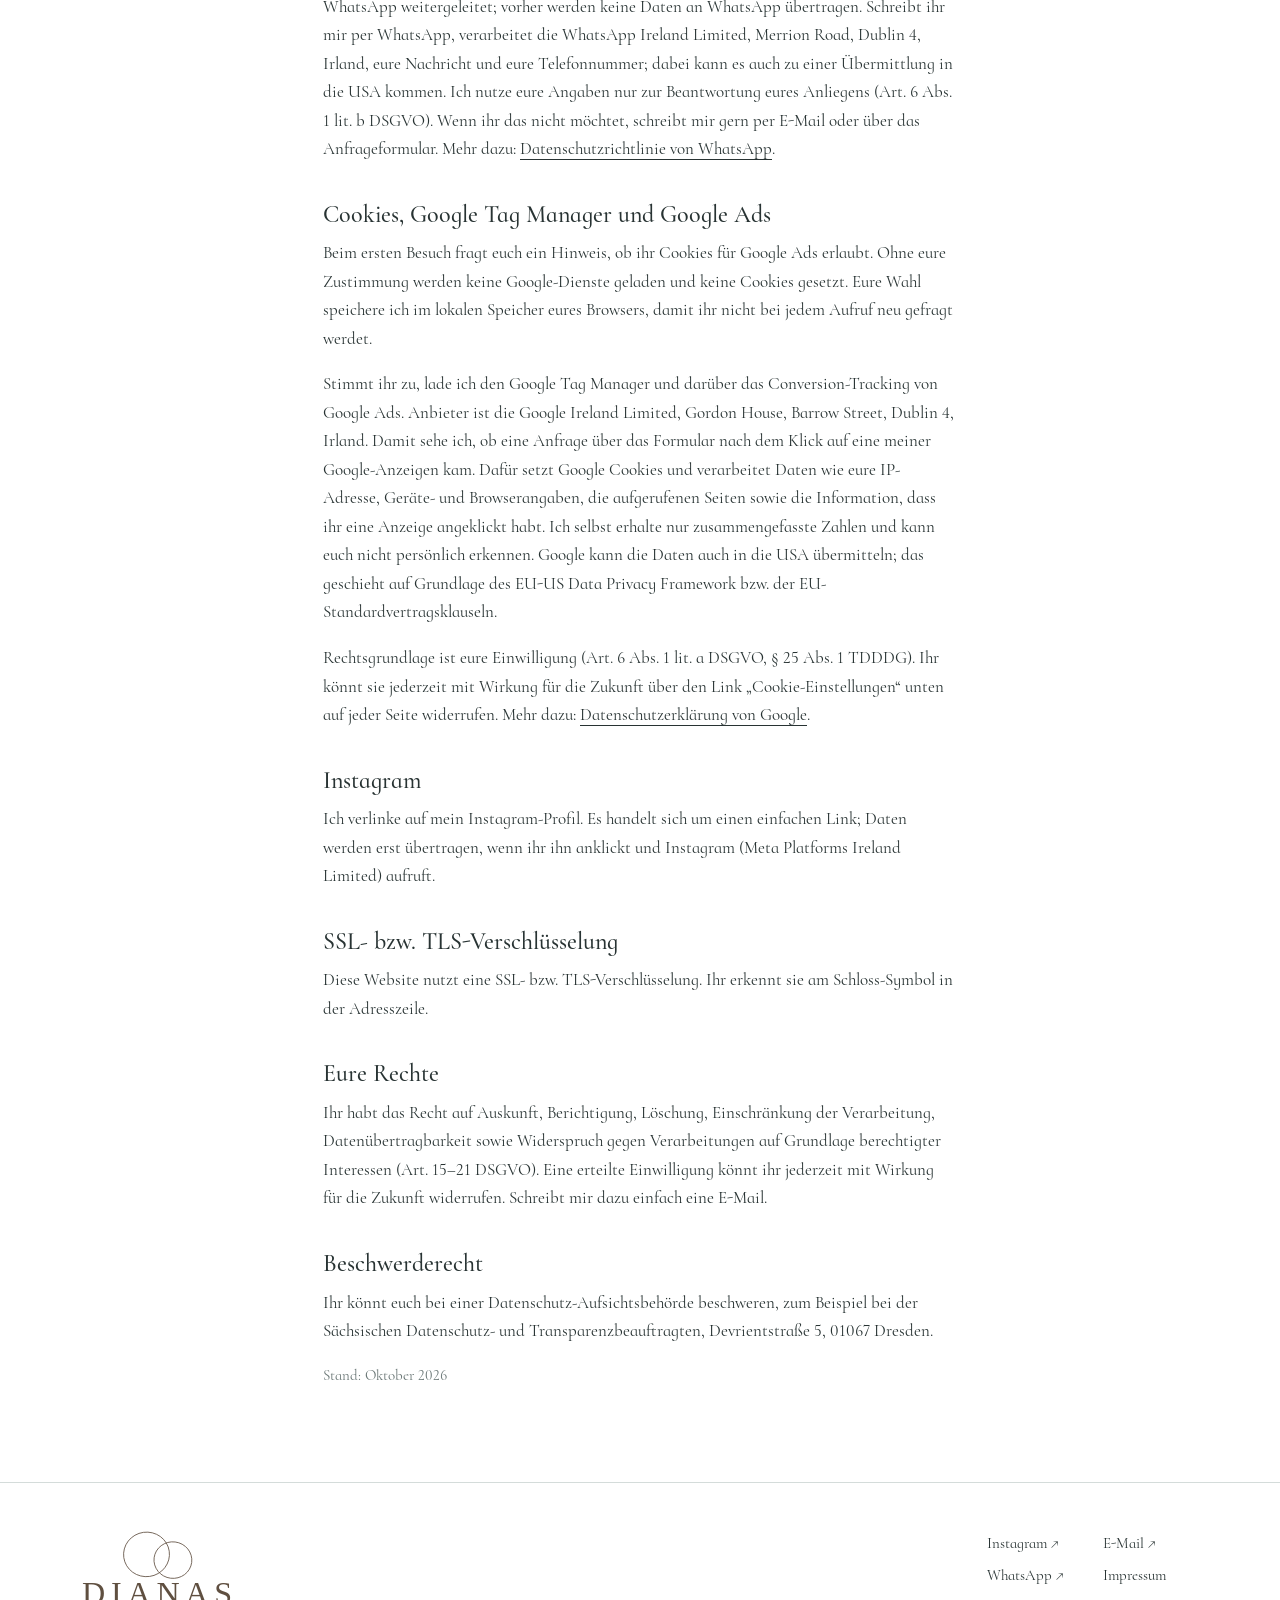
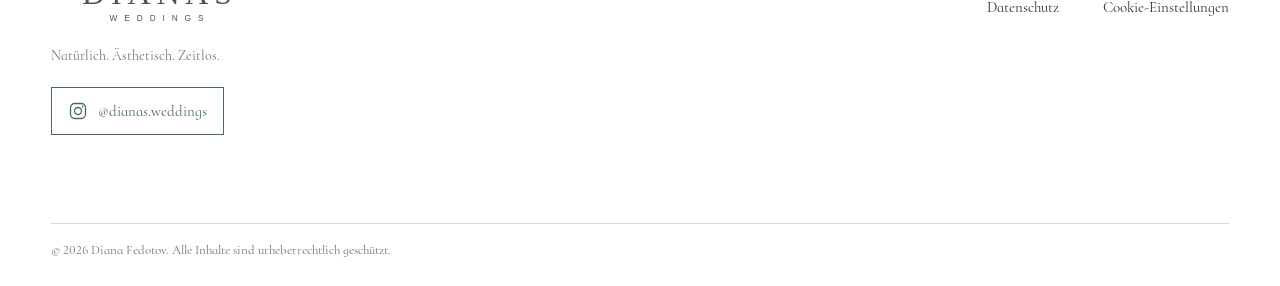
<file: datenschutz.html>
<!doctype html>
<html lang="de">
  <head>
    <meta charset="UTF-8" />
    <meta name="viewport" content="width=device-width, initial-scale=1.0" />
    <meta
      name="description"
      content="Datenschutzerklärung von Dianas Weddings – Diana Fedotov, Hochzeitsfotografie in Leipzig."
    />
    <meta name="theme-color" content="#ffffff" />
    <title>Datenschutz | Dianas Weddings</title>
    <link rel="canonical" href="https://dianasweddings.de/datenschutz.html" />
    <meta property="og:type" content="website" />
    <meta property="og:locale" content="de_DE" />
    <meta property="og:site_name" content="Dianas Weddings" />
    <meta property="og:title" content="Datenschutz | Dianas Weddings" />
    <meta property="og:description" content="Datenschutzerklärung von Dianas Weddings – Diana Fedotov, Hochzeitsfotografie in Leipzig." />
    <meta property="og:url" content="https://dianasweddings.de/datenschutz.html" />
    <meta property="og:image" content="https://dianasweddings.de/Samples/web/DSC05186.jpg" />
    <link rel="icon" type="image/png" href="favicon.png" />
    <link rel="preload" href="fonts/CormorantInfant-Regular.woff2" as="font" type="font/woff2" crossorigin />
    <link rel="stylesheet" href="styles.css?v=20261123-2" />
    <script src="consent.js?v=20261019-1" defer></script>
    <script src="menu.js?v=20261017-1" defer></script>
  </head>
  <body class="legal-page">
    <a class="skip-link" href="#main">Zum Inhalt springen</a>

    <header class="site-header" data-header>
      <a class="wordmark" href="index.html" aria-label="Dianas Weddings, Startseite">
        <img class="brand-logo" src="logo-dianas.svg?v=20260918-2" alt="Dianas Weddings" />
      </a>

      <nav class="desktop-nav" aria-label="Hauptnavigation">
        <a href="index.html#diana">Diana</a>
        <a href="index.html#begleitung">Leistungen</a>
        <a href="index.html#fragen">Fragen</a>
        <a href="index.html#einblicke">Einblicke</a>
      </nav>

      <div class="header-actions">
        <a class="instagram-button" href="https://www.instagram.com/dianas.weddings/" target="_blank" rel="noreferrer" aria-label="Dianas Weddings auf Instagram">
          <svg viewBox="0 0 24 24" width="20" height="20" aria-hidden="true" focusable="false"><rect x="3" y="3" width="18" height="18" rx="5" fill="none" stroke="currentColor" stroke-width="1.6"/><circle cx="12" cy="12" r="4.2" fill="none" stroke="currentColor" stroke-width="1.6"/><circle cx="17.4" cy="6.6" r="1.1" fill="currentColor"/></svg>
        </a>
        <a class="header-cta" href="index.html#anfrage">Termin anfragen <span aria-hidden="true">↗</span></a>
      </div>

      <button
        class="menu-toggle"
        type="button"
        aria-expanded="false"
        aria-controls="mobile-menu"
        data-menu-toggle
      >
        <span class="menu-toggle__label">Menü</span>
        <span class="menu-toggle__icon" aria-hidden="true"></span>
      </button>

      <nav class="mobile-menu" id="mobile-menu" aria-label="Mobile Navigation" data-mobile-menu>
        <a href="index.html#diana">Diana</a>
        <a href="index.html#begleitung">Leistungen</a>
        <a href="index.html#fragen">Fragen</a>
        <a href="index.html#einblicke">Einblicke</a>
        <a href="index.html#anfrage">Termin anfragen</a>
        <a class="instagram-button instagram-button--menu" href="https://www.instagram.com/dianas.weddings/" target="_blank" rel="noreferrer">
          <svg viewBox="0 0 24 24" width="20" height="20" aria-hidden="true" focusable="false"><rect x="3" y="3" width="18" height="18" rx="5" fill="none" stroke="currentColor" stroke-width="1.6"/><circle cx="12" cy="12" r="4.2" fill="none" stroke="currentColor" stroke-width="1.6"/><circle cx="17.4" cy="6.6" r="1.1" fill="currentColor"/></svg>
          <span>Instagram</span>
        </a>
      </nav>
    </header>

    <main id="main">
      <article class="legal section">
        <h1>Datenschutz&shy;erklärung</h1>

        <h2>Verantwortliche</h2>
        <p>Dianas Weddings – Diana Fedotov<br />Wurzner Straße 7, 04315 Leipzig<br />E-Mail: <a href="mailto:dianafedotov@gmail.com">dianafedotov@gmail.com</a><br />Telefon: +49 152 57639629</p>

        <h2>Allgemeines</h2>
        <p>Der Schutz eurer Daten ist mir wichtig. Ich verarbeite personenbezogene Daten nur, soweit das für eine funktionsfähige Website oder die Beantwortung eurer Anfragen nötig ist. Die Begriffe richten sich nach Art. 4 DSGVO.</p>

        <h2>Hosting durch GitHub Pages</h2>
        <p>Diese Website wird über GitHub Pages bereitgestellt, einen Dienst der GitHub, Inc., 88 Colin P. Kelly Jr. Street, San Francisco, CA 94107, USA. Beim Aufruf der Seiten verarbeitet GitHub technisch notwendige Daten (z. B. IP-Adresse, Datum und Uhrzeit, aufgerufene Seite, Browser und Betriebssystem), um die Website auszuliefern und vor Missbrauch zu schützen. Rechtsgrundlage ist mein berechtigtes Interesse an einem sicheren und stabilen Betrieb (Art. 6 Abs. 1 lit. f DSGVO). Die Übermittlung in die USA erfolgt auf Grundlage des EU-US Data Privacy Framework bzw. der EU-Standardvertragsklauseln. Mehr dazu: <a href="https://docs.github.com/de/site-policy/privacy-policies/github-general-privacy-statement" target="_blank" rel="noreferrer">Datenschutzerklärung von GitHub</a>.</p>

        <h2>Schriftarten</h2>
        <p>Die verwendete Schrift wird direkt von dieser Website geladen. Es besteht keine Verbindung zu Servern von Google oder anderen Schriftanbietern.</p>

        <h2>Anfrageformular (Jotform)</h2>
        <p>Für das Anfrageformular nutze ich den Dienst Jotform der Jotform Inc., 4 Embarcadero Center, Suite 780, San Francisco, CA 94111, USA. Eure Angaben (Namen, E-Mail-Adresse, Hochzeitsdatum, Ort, gewünschte Begleitung und eure Nachricht) werden beim Absenden direkt an Jotform übermittelt, dort gespeichert und mir zur Verfügung gestellt. Dabei verarbeitet Jotform auch technische Daten wie eure IP-Adresse. Ich nutze die Angaben, um eure Anfrage zu beantworten und ein mögliches Shooting vorzubereiten. Rechtsgrundlage ist Art. 6 Abs. 1 lit. b DSGVO (vorvertragliche Maßnahmen). Die Übermittlung in die USA erfolgt auf Grundlage der EU-Standardvertragsklauseln. Ich lösche eure Anfrage, sobald sie nicht mehr benötigt wird, spätestens nach Ablauf gesetzlicher Aufbewahrungspflichten. Mehr dazu: <a href="https://www.jotform.com/privacy/" target="_blank" rel="noreferrer">Datenschutzerklärung von Jotform</a>.</p>

        <h2>Kontakt per E-Mail, Telefon oder WhatsApp</h2>
        <p>Schreibt ihr mir direkt oder ruft mich an, verarbeite ich eure Angaben ausschließlich zur Bearbeitung eures Anliegens (Art. 6 Abs. 1 lit. b bzw. f DSGVO). Mein E-Mail-Postfach wird von Google (Gmail) bereitgestellt.</p>
        <p>Auf dieser Website verlinke ich auf WhatsApp. Erst wenn ihr den Link anklickt, werdet ihr zu WhatsApp weitergeleitet; vorher werden keine Daten an WhatsApp übertragen. Schreibt ihr mir per WhatsApp, verarbeitet die WhatsApp Ireland Limited, Merrion Road, Dublin 4, Irland, eure Nachricht und eure Telefonnummer; dabei kann es auch zu einer Übermittlung in die USA kommen. Ich nutze eure Angaben nur zur Beantwortung eures Anliegens (Art. 6 Abs. 1 lit. b DSGVO). Wenn ihr das nicht möchtet, schreibt mir gern per E-Mail oder über das Anfrageformular. Mehr dazu: <a href="https://www.whatsapp.com/legal/privacy-policy-eea" target="_blank" rel="noreferrer">Datenschutzrichtlinie von WhatsApp</a>.</p>

        <h2 id="cookies">Cookies, Google Tag Manager und Google Ads</h2>
        <p>Beim ersten Besuch fragt euch ein Hinweis, ob ihr Cookies für Google Ads erlaubt. Ohne eure Zustimmung werden keine Google-Dienste geladen und keine Cookies gesetzt. Eure Wahl speichere ich im lokalen Speicher eures Browsers, damit ihr nicht bei jedem Aufruf neu gefragt werdet.</p>
        <p>Stimmt ihr zu, lade ich den Google Tag Manager und darüber das Conversion-Tracking von Google Ads. Anbieter ist die Google Ireland Limited, Gordon House, Barrow Street, Dublin 4, Irland. Damit sehe ich, ob eine Anfrage über das Formular nach dem Klick auf eine meiner Google-Anzeigen kam. Dafür setzt Google Cookies und verarbeitet Daten wie eure IP-Adresse, Geräte- und Browserangaben, die aufgerufenen Seiten sowie die Information, dass ihr eine Anzeige angeklickt habt. Ich selbst erhalte nur zusammengefasste Zahlen und kann euch nicht persönlich erkennen. Google kann die Daten auch in die USA übermitteln; das geschieht auf Grundlage des EU-US Data Privacy Framework bzw. der EU-Standardvertragsklauseln.</p>
        <p>Rechtsgrundlage ist eure Einwilligung (Art. 6 Abs. 1 lit. a DSGVO, § 25 Abs. 1 TDDDG). Ihr könnt sie jederzeit mit Wirkung für die Zukunft über den Link „Cookie-Einstellungen“ unten auf jeder Seite widerrufen. Mehr dazu: <a href="https://policies.google.com/privacy?hl=de" target="_blank" rel="noreferrer">Datenschutzerklärung von Google</a>.</p>

        <h2>Instagram</h2>
        <p>Ich verlinke auf mein Instagram-Profil. Es handelt sich um einen einfachen Link; Daten werden erst übertragen, wenn ihr ihn anklickt und Instagram (Meta Platforms Ireland Limited) aufruft.</p>

        <h2>SSL- bzw. TLS-Verschlüsselung</h2>
        <p>Diese Website nutzt eine SSL- bzw. TLS-Verschlüsselung. Ihr erkennt sie am Schloss-Symbol in der Adresszeile.</p>

        <h2>Eure Rechte</h2>
        <p>Ihr habt das Recht auf Auskunft, Berichtigung, Löschung, Einschränkung der Verarbeitung, Datenübertragbarkeit sowie Widerspruch gegen Verarbeitungen auf Grundlage berechtigter Interessen (Art. 15–21 DSGVO). Eine erteilte Einwilligung könnt ihr jederzeit mit Wirkung für die Zukunft widerrufen. Schreibt mir dazu einfach eine E-Mail.</p>

        <h2>Beschwerderecht</h2>
        <p>Ihr könnt euch bei einer Datenschutz-Aufsichtsbehörde beschweren, zum Beispiel bei der Sächsischen Datenschutz- und Transparenzbeauftragten, Devrientstraße 5, 01067 Dresden.</p>

        <p class="legal__note">Stand: Oktober 2026</p>
      </article>
    </main>

    <footer class="site-footer">
      <div>
        <a class="wordmark wordmark--footer" href="index.html">
          <img class="brand-logo brand-logo--footer" src="logo-dianas.svg?v=20260918-2" alt="Dianas Weddings" />
        </a>
        <p>Natürlich. Ästhetisch. Zeitlos.</p>
        <a class="instagram-button instagram-button--footer" href="https://www.instagram.com/dianas.weddings/" target="_blank" rel="noreferrer">
          <svg viewBox="0 0 24 24" width="20" height="20" aria-hidden="true" focusable="false"><rect x="3" y="3" width="18" height="18" rx="5" fill="none" stroke="currentColor" stroke-width="1.6"/><circle cx="12" cy="12" r="4.2" fill="none" stroke="currentColor" stroke-width="1.6"/><circle cx="17.4" cy="6.6" r="1.1" fill="currentColor"/></svg>
          <span>@dianas.weddings</span>
        </a>
      </div>
      <div class="site-footer__links">
        <a href="https://www.instagram.com/dianas.weddings/" target="_blank" rel="noreferrer">Instagram ↗</a>
        <a href="mailto:dianafedotov@gmail.com">E-Mail ↗</a>
        <a href="https://wa.me/4915257639629" target="_blank" rel="noopener">WhatsApp ↗</a>
        <a href="impressum.html">Impressum</a>
        <a href="datenschutz.html">Datenschutz</a>
        <button type="button" class="footer-consent" data-consent-open>Cookie-Einstellungen</button>
      </div>
      <p class="site-footer__legal">© 2026 Diana Fedotov. Alle Inhalte sind urheberrechtlich geschützt.</p>
    </footer>
  </body>
</html>
</file>
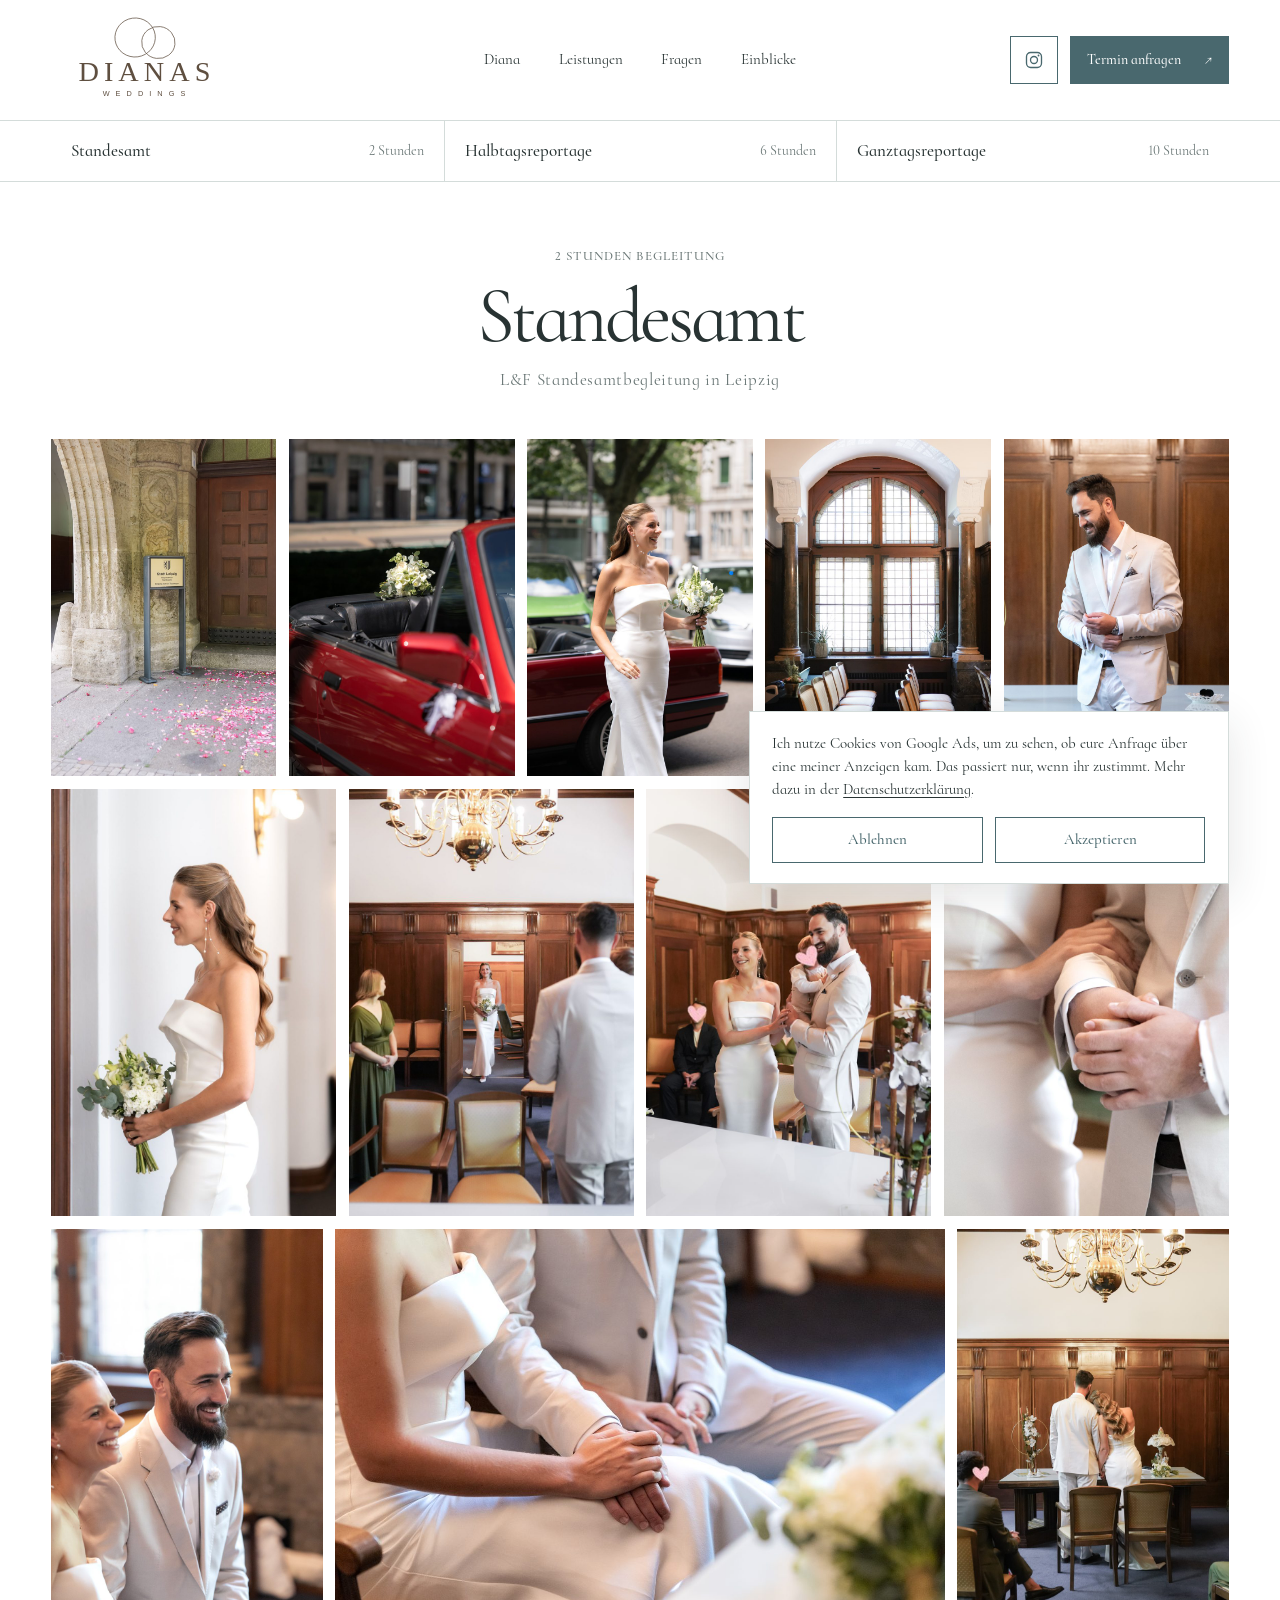
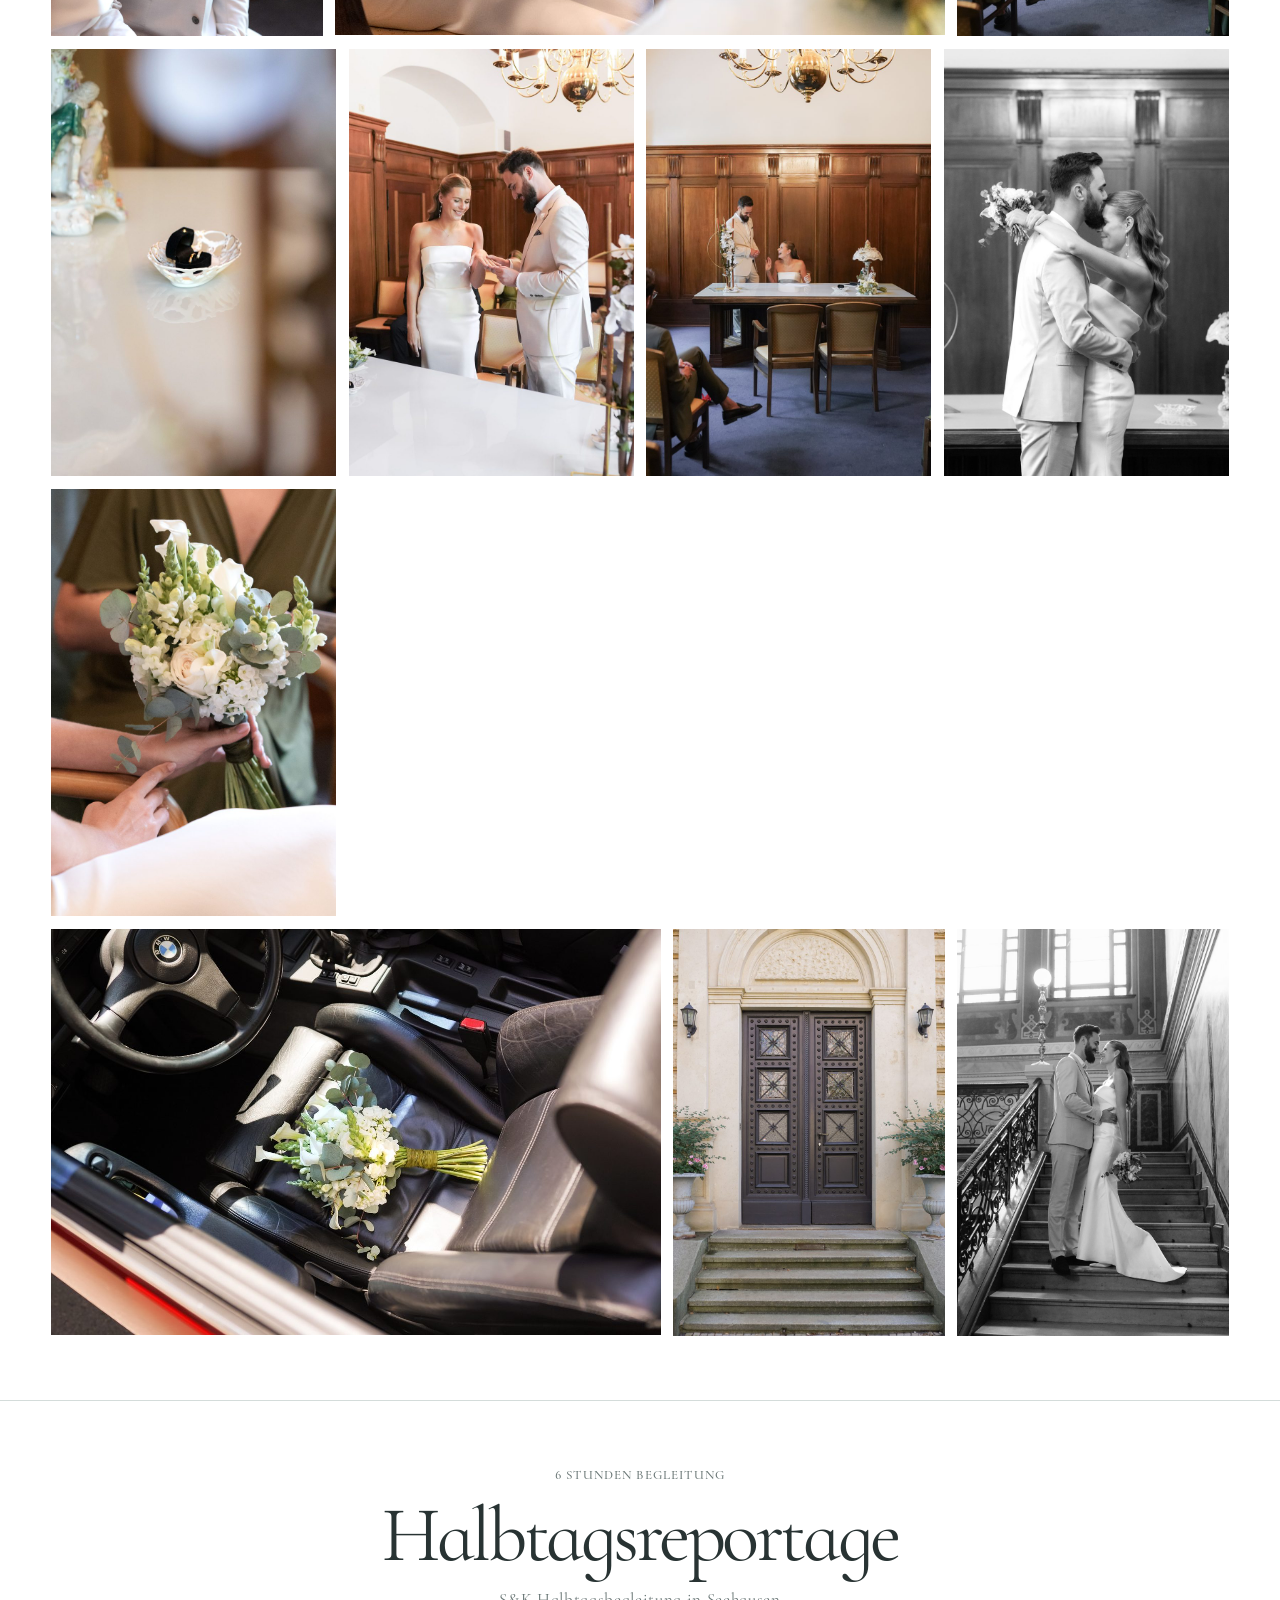
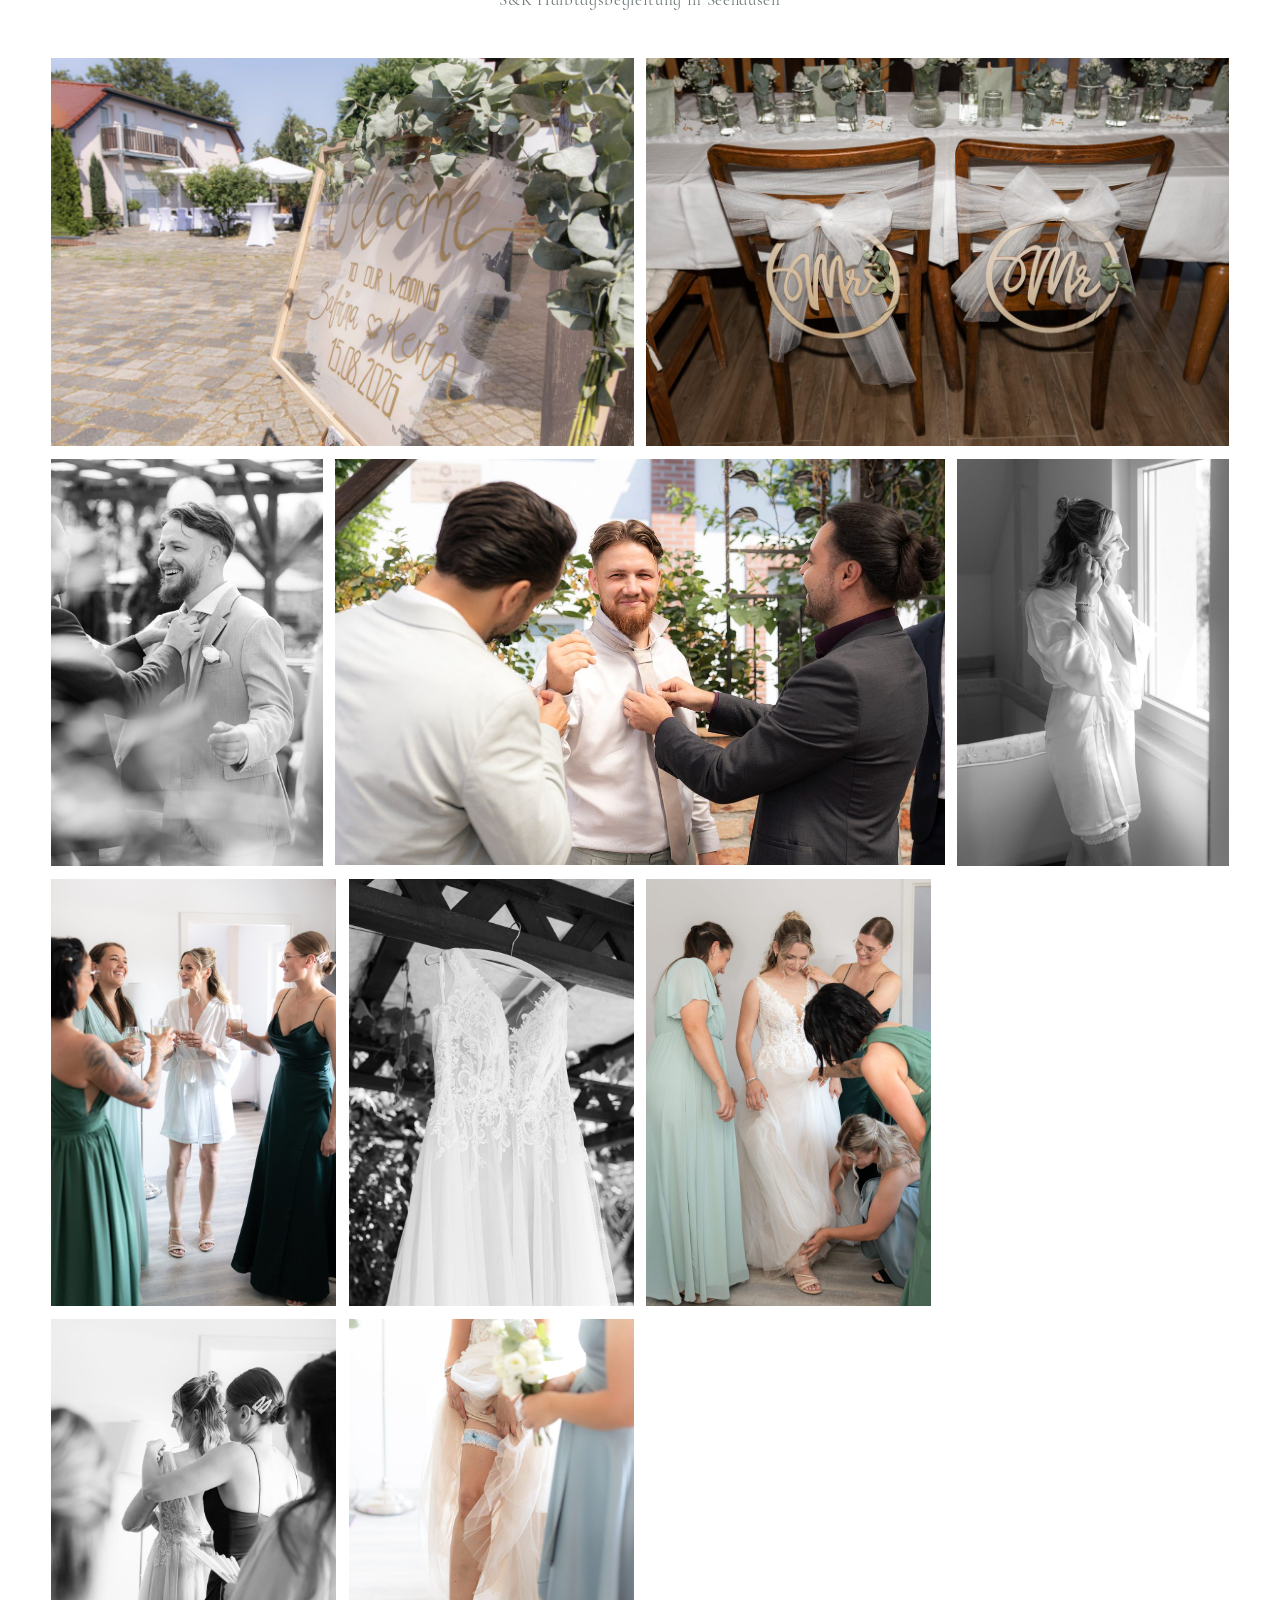
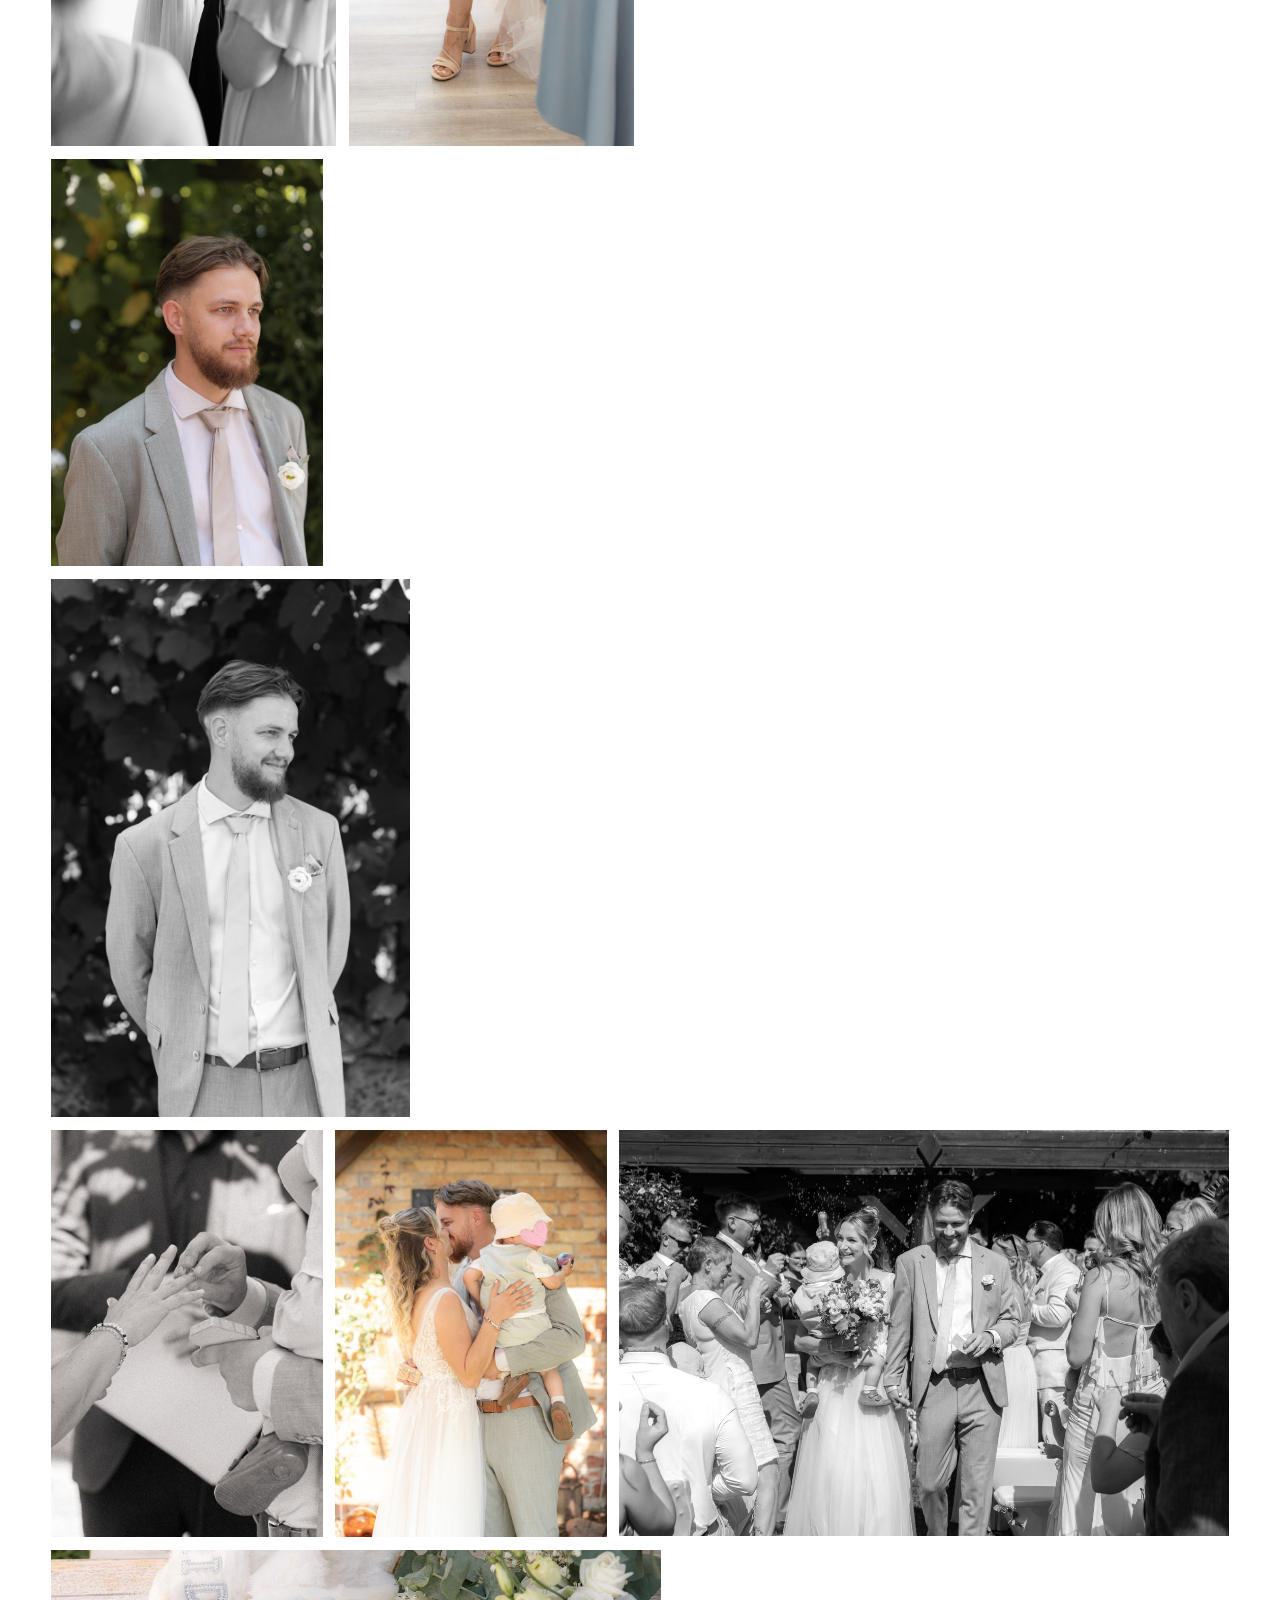
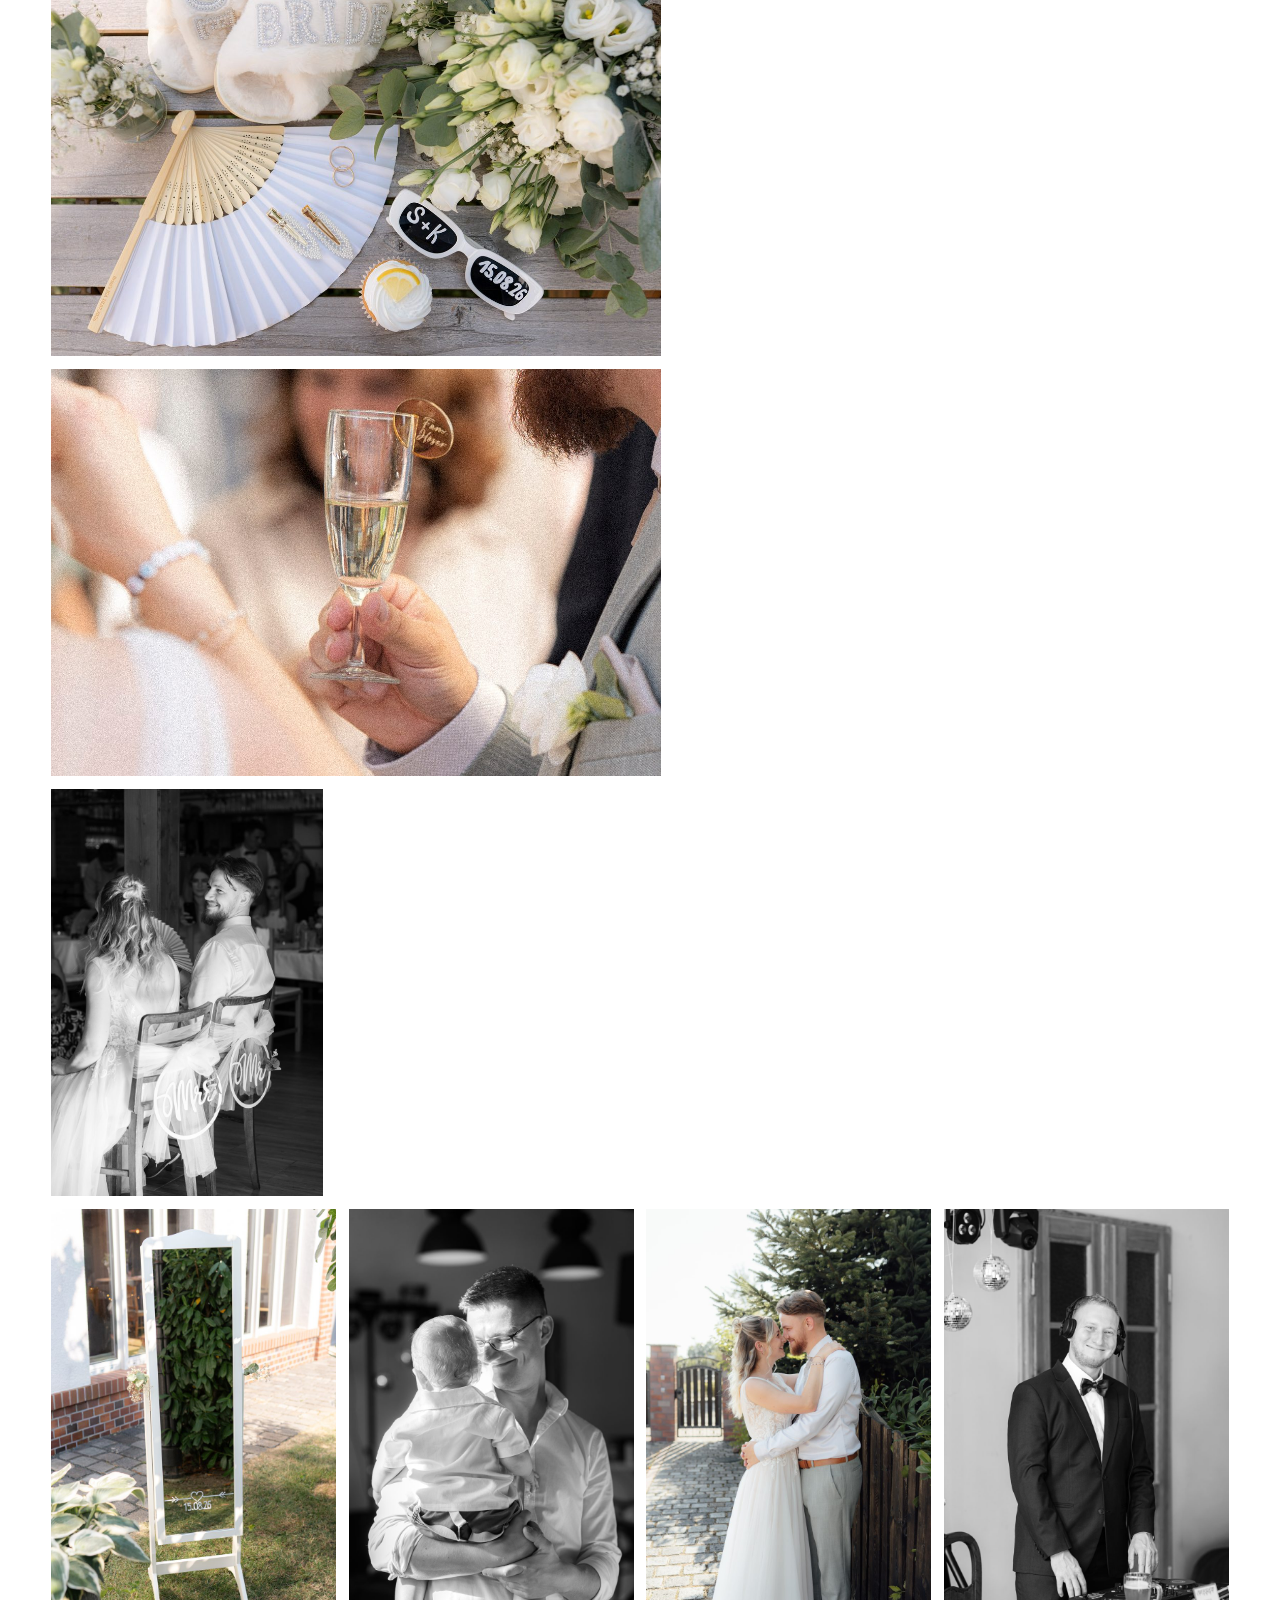
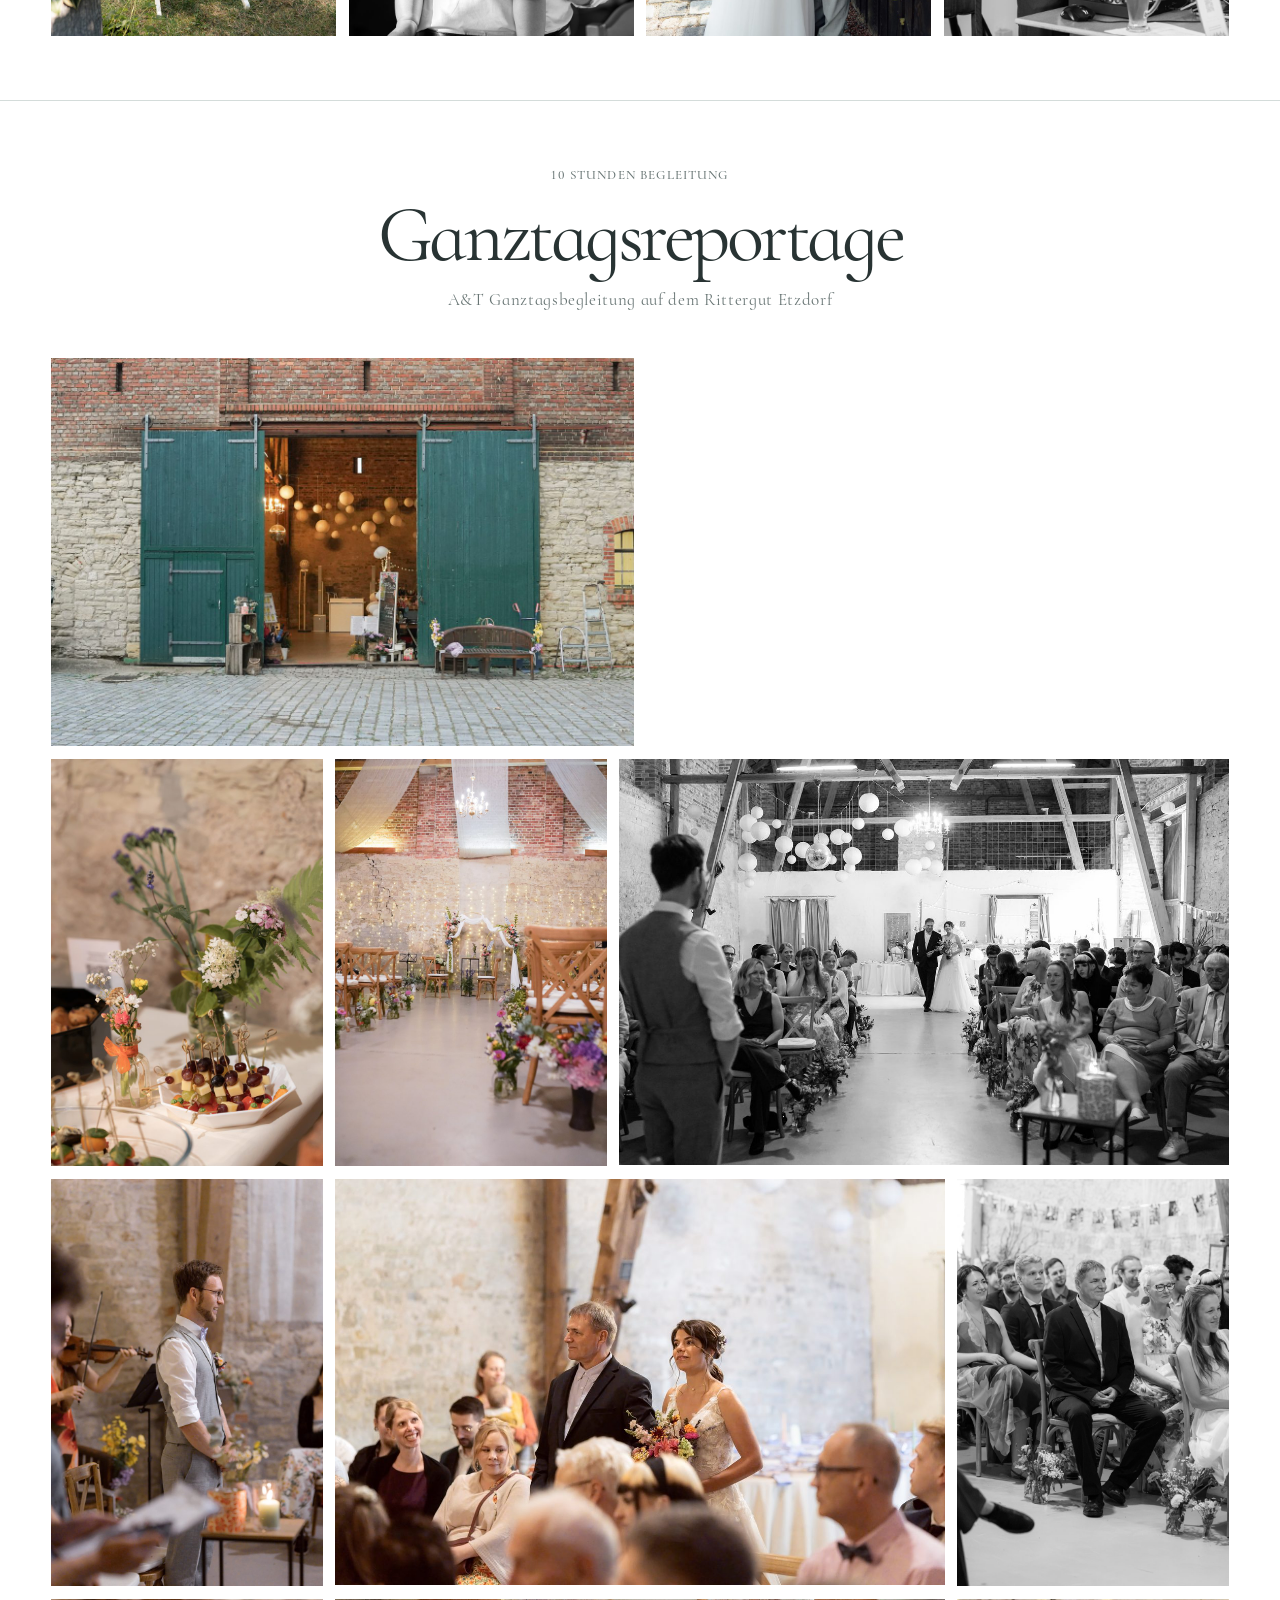
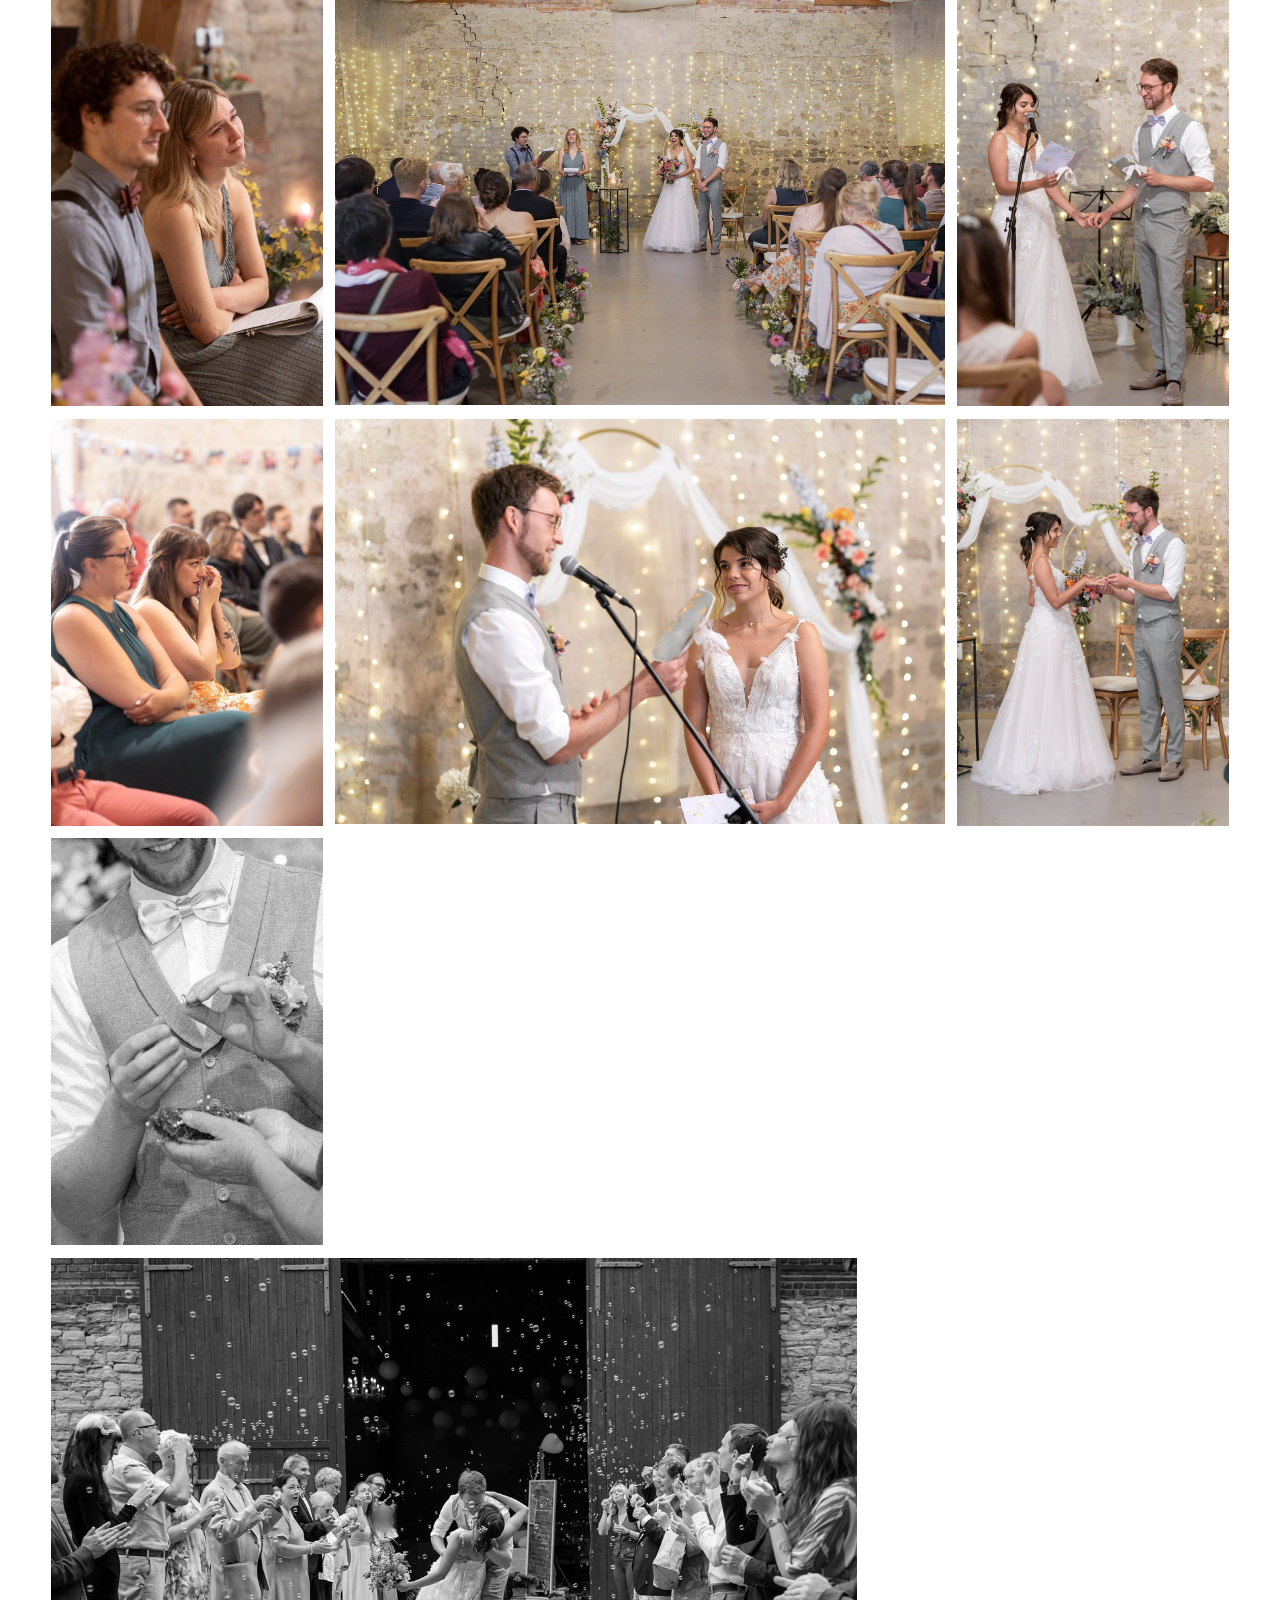
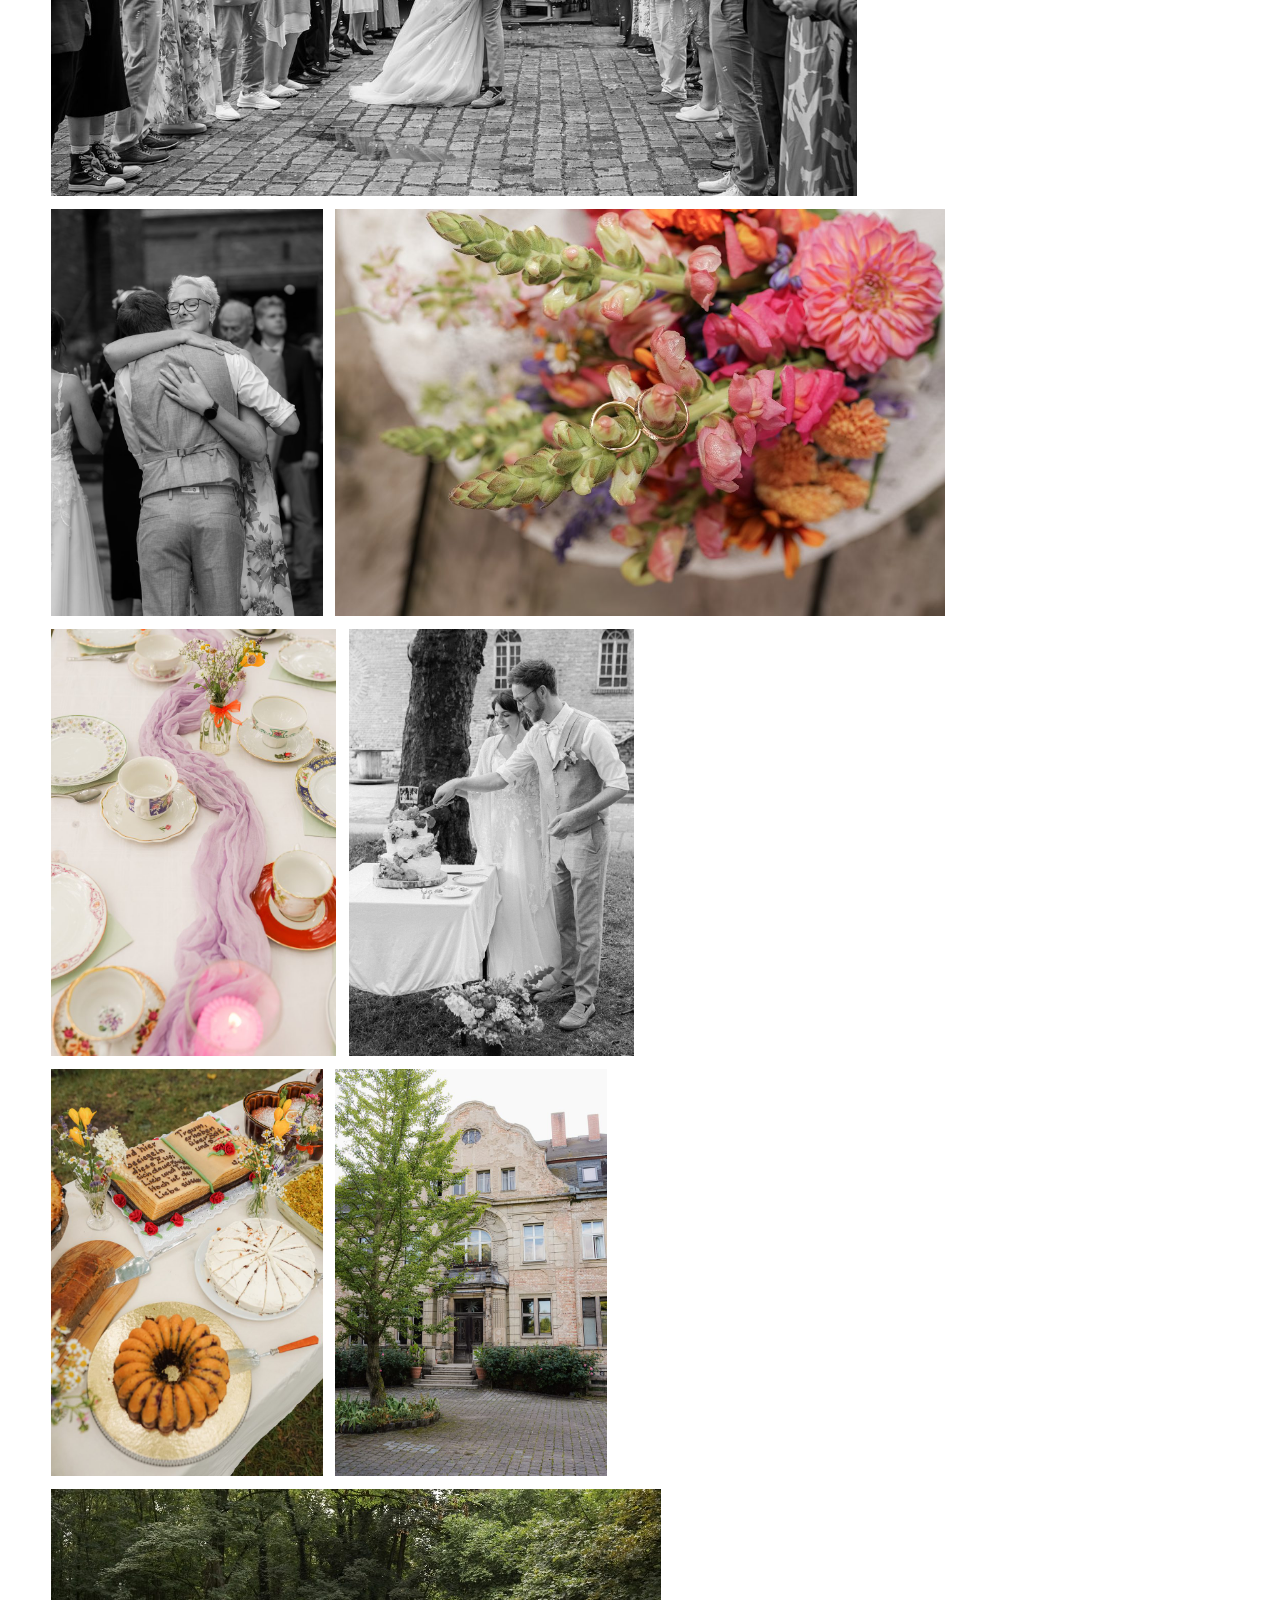
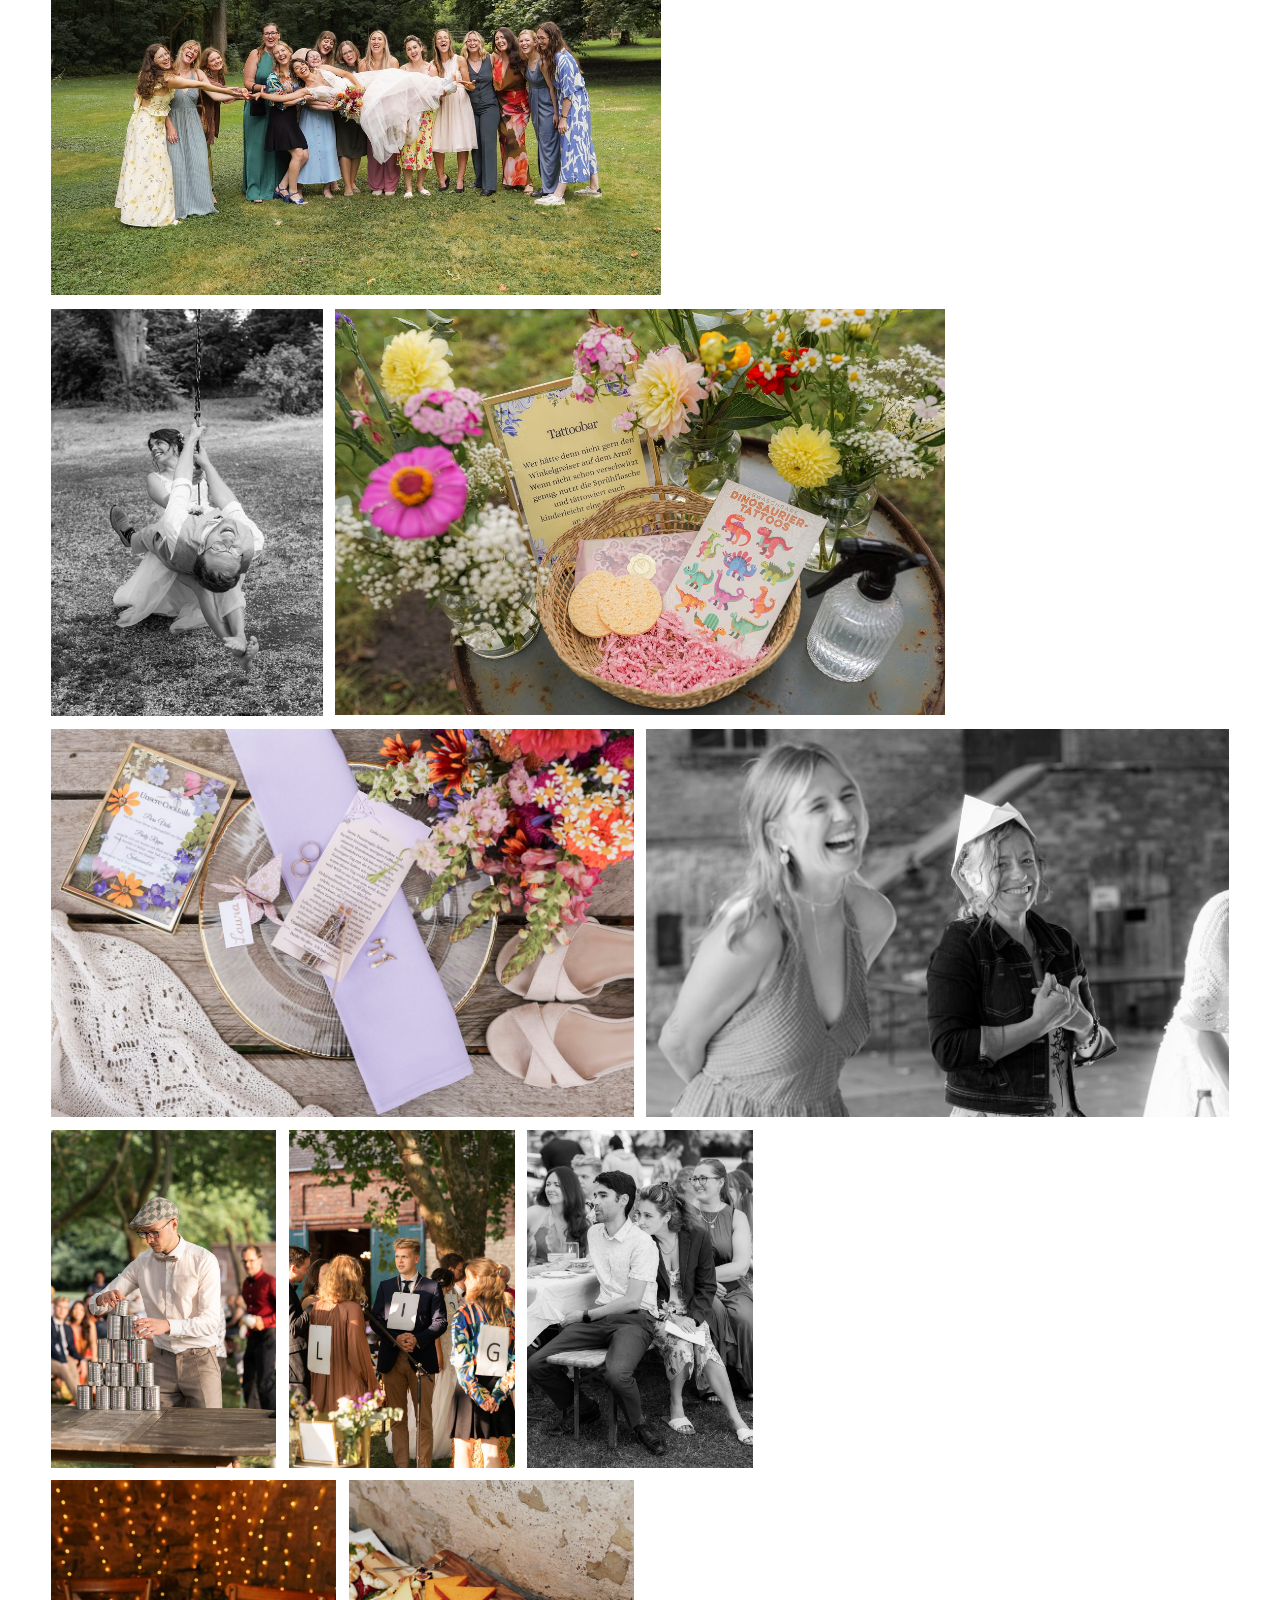
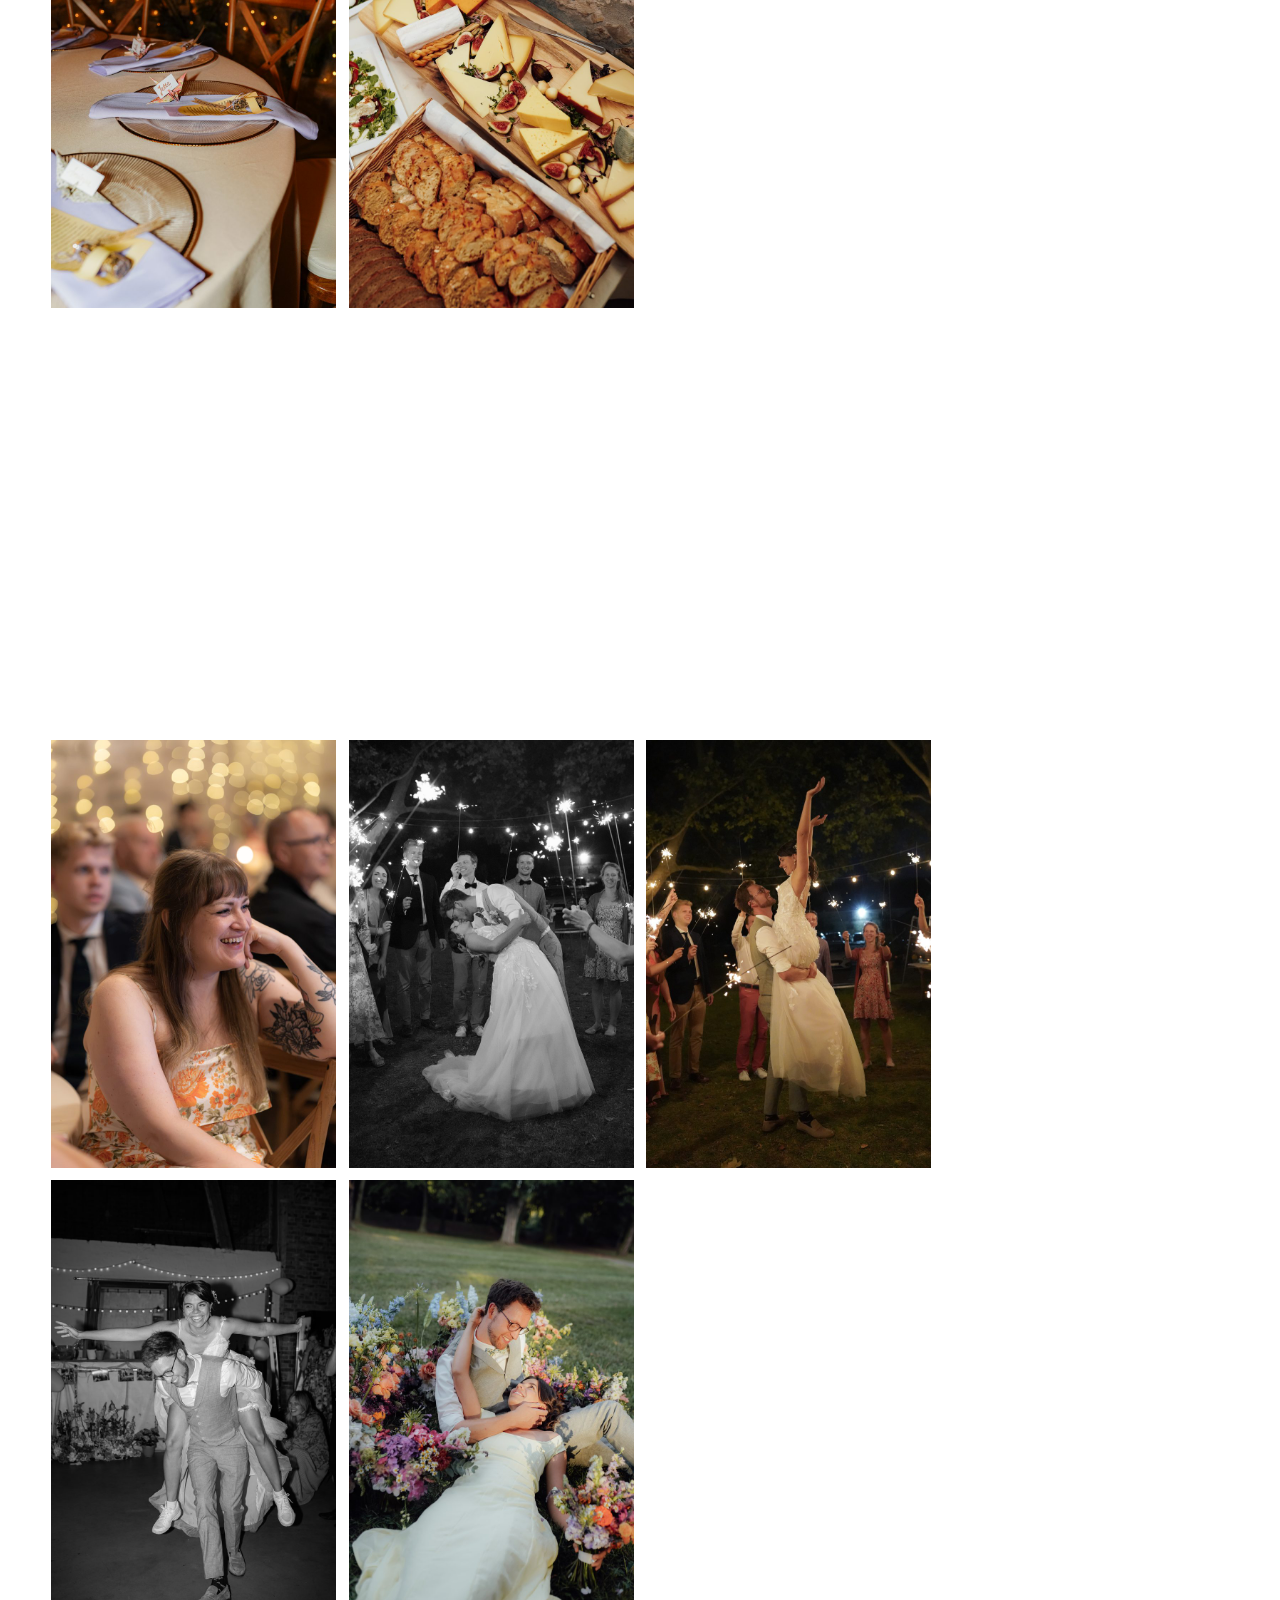
<file: einblicke.html>
<!doctype html>
<html lang="de">
  <head>
    <meta charset="UTF-8" />
    <meta name="viewport" content="width=device-width, initial-scale=1.0" />
    <meta
      name="description"
      content="Einblicke in Hochzeitsreportagen von Dianas Weddings: standesamtliche, halbtägige und ganztägige Begleitungen."
    />
    <meta name="theme-color" content="#ffffff" />
    <title>Hochzeitsreportagen | Dianas Weddings</title>
    <link rel="canonical" href="https://dianasweddings.de/einblicke.html" />
    <meta property="og:type" content="website" />
    <meta property="og:locale" content="de_DE" />
    <meta property="og:site_name" content="Dianas Weddings" />
    <meta property="og:title" content="Hochzeitsreportagen | Dianas Weddings" />
    <meta property="og:description" content="Einblicke in Hochzeitsreportagen von Dianas Weddings: standesamtliche, halbtägige und ganztägige Begleitungen." />
    <meta property="og:url" content="https://dianasweddings.de/einblicke.html" />
    <meta property="og:image" content="https://dianasweddings.de/Samples/web/DSC05186.jpg" />
    <link rel="icon" type="image/png" href="favicon.png" />
    <link rel="preload" href="fonts/CormorantInfant-Regular.woff2" as="font" type="font/woff2" crossorigin />
    <link rel="stylesheet" href="styles.css?v=20261123-2" />
    <script src="consent.js?v=20261019-1" defer></script>
    <script src="menu.js?v=20261017-1" defer></script>
    <script src="gallery.js?v=20261111-11" defer></script>
  </head>
  <body class="insights-page">
    <a class="skip-link" href="#main">Zum Inhalt springen</a>

    <header class="site-header" data-header>
      <a class="wordmark" href="index.html" aria-label="Dianas Weddings, Startseite">
        <img class="brand-logo" src="logo-dianas.svg?v=20260918-2" alt="Dianas Weddings" />
      </a>

      <nav class="desktop-nav" aria-label="Hauptnavigation">
        <a href="index.html#diana">Diana</a>
        <a href="index.html#begleitung">Leistungen</a>
        <a href="index.html#fragen">Fragen</a>
        <a href="index.html#einblicke">Einblicke</a>
      </nav>

      <div class="header-actions">
        <a class="instagram-button" href="https://www.instagram.com/dianas.weddings/" target="_blank" rel="noreferrer" aria-label="Dianas Weddings auf Instagram">
          <svg viewBox="0 0 24 24" width="20" height="20" aria-hidden="true" focusable="false"><rect x="3" y="3" width="18" height="18" rx="5" fill="none" stroke="currentColor" stroke-width="1.6"/><circle cx="12" cy="12" r="4.2" fill="none" stroke="currentColor" stroke-width="1.6"/><circle cx="17.4" cy="6.6" r="1.1" fill="currentColor"/></svg>
        </a>
        <a class="header-cta" href="index.html#anfrage">Termin anfragen <span aria-hidden="true">↗</span></a>
      </div>

      <button
        class="menu-toggle"
        type="button"
        aria-expanded="false"
        aria-controls="mobile-menu"
        data-menu-toggle
      >
        <span class="menu-toggle__label">Menü</span>
        <span class="menu-toggle__icon" aria-hidden="true"></span>
      </button>

      <nav class="mobile-menu" id="mobile-menu" aria-label="Mobile Navigation" data-mobile-menu>
        <a href="index.html#diana">Diana</a>
        <a href="index.html#begleitung">Leistungen</a>
        <a href="index.html#fragen">Fragen</a>
        <a href="index.html#einblicke">Einblicke</a>
        <a href="index.html#anfrage">Termin anfragen</a>
        <a class="instagram-button instagram-button--menu" href="https://www.instagram.com/dianas.weddings/" target="_blank" rel="noreferrer">
          <svg viewBox="0 0 24 24" width="20" height="20" aria-hidden="true" focusable="false"><rect x="3" y="3" width="18" height="18" rx="5" fill="none" stroke="currentColor" stroke-width="1.6"/><circle cx="12" cy="12" r="4.2" fill="none" stroke="currentColor" stroke-width="1.6"/><circle cx="17.4" cy="6.6" r="1.1" fill="currentColor"/></svg>
          <span>Instagram</span>
        </a>
      </nav>
    </header>

    <main id="main">
      <h1 class="sr-only">Hochzeitsreportagen</h1>

      <nav class="lookbook-nav section" aria-label="Zu den Reportagen">
        <a href="#standesamt"><strong>Standesamt</strong><small>2 Stunden</small></a>
        <a href="#halbtag"><strong>Halbtagsreportage</strong><small>6 Stunden</small></a>
        <a href="#ganztag"><strong>Ganztagsreportage</strong><small>10 Stunden</small></a>
      </nav>

      <section class="lookbook section" id="standesamt" aria-labelledby="standesamt-title">
        <div class="lookbook__heading">
          <p class="eyebrow">2 Stunden Begleitung</p>
          <h2 id="standesamt-title">Standesamt</h2>
          <p class="lookbook__subline">L&amp;F Standesamtbegleitung in Leipzig</p>
        </div>
        <div class="lookbook-grid" data-lookbook-grid="standesamt"></div>
      </section>

      <section class="lookbook section" id="halbtag" aria-labelledby="halbtag-title">
        <div class="lookbook__heading">
          <p class="eyebrow">6 Stunden Begleitung</p>
          <h2 id="halbtag-title">Halbtagsreportage</h2>
          <p class="lookbook__subline">S&amp;K Halbtagsbegleitung in Seehausen</p>
        </div>
        <div class="lookbook-grid" data-lookbook-grid="halbtag"></div>
      </section>

      <section class="lookbook section" id="ganztag" aria-labelledby="ganztag-title">
        <div class="lookbook__heading">
          <p class="eyebrow">10 Stunden Begleitung</p>
          <h2 id="ganztag-title">Ganztagsreportage</h2>
          <p class="lookbook__subline">A&amp;T Ganztagsbegleitung auf dem Rittergut Etzdorf</p>
        </div>
        <div class="lookbook-grid" data-lookbook-grid="ganztag"></div>
      </section>

      <div class="back-to-top section">
        <a class="text-link" href="#main">Nach oben ↑</a>
      </div>
    </main>

    <footer class="site-footer">
      <div>
        <a class="wordmark wordmark--footer" href="index.html">
          <img class="brand-logo brand-logo--footer" src="logo-dianas.svg?v=20260918-2" alt="Dianas Weddings" />
        </a>
        <p>Natürlich. Ästhetisch. Zeitlos.</p>
        <a class="instagram-button instagram-button--footer" href="https://www.instagram.com/dianas.weddings/" target="_blank" rel="noreferrer">
          <svg viewBox="0 0 24 24" width="20" height="20" aria-hidden="true" focusable="false"><rect x="3" y="3" width="18" height="18" rx="5" fill="none" stroke="currentColor" stroke-width="1.6"/><circle cx="12" cy="12" r="4.2" fill="none" stroke="currentColor" stroke-width="1.6"/><circle cx="17.4" cy="6.6" r="1.1" fill="currentColor"/></svg>
          <span>@dianas.weddings</span>
        </a>
      </div>
      <div class="site-footer__links">
        <a href="https://www.instagram.com/dianas.weddings/" target="_blank" rel="noreferrer">Instagram ↗</a>
        <a href="mailto:dianafedotov@gmail.com">E-Mail ↗</a>
        <a href="https://wa.me/4915257639629" target="_blank" rel="noopener">WhatsApp ↗</a>
        <a href="impressum.html">Impressum</a>
        <a href="datenschutz.html">Datenschutz</a>
        <button type="button" class="footer-consent" data-consent-open>Cookie-Einstellungen</button>
      </div>
      <p class="site-footer__legal">© 2026 Diana Fedotov. Alle Inhalte sind urheberrechtlich geschützt.</p>
    </footer>
  </body>
</html>
</file>
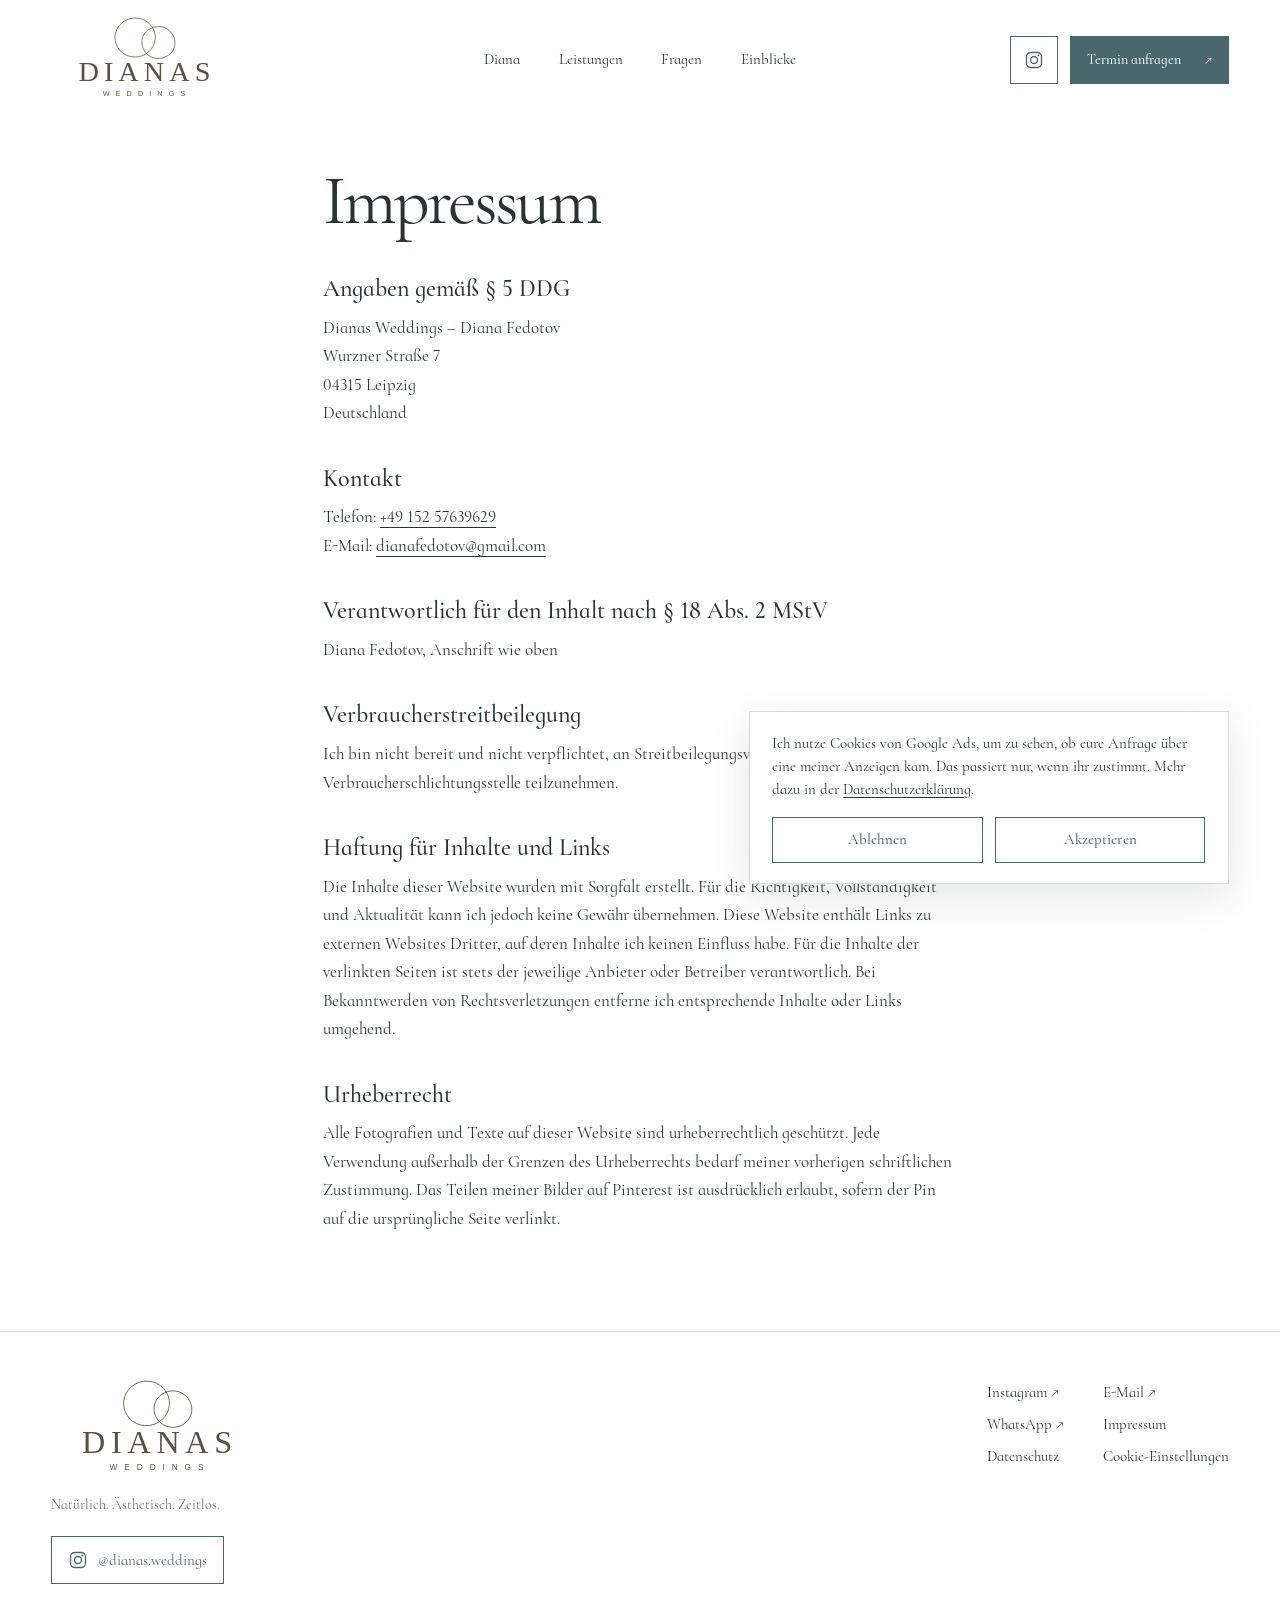
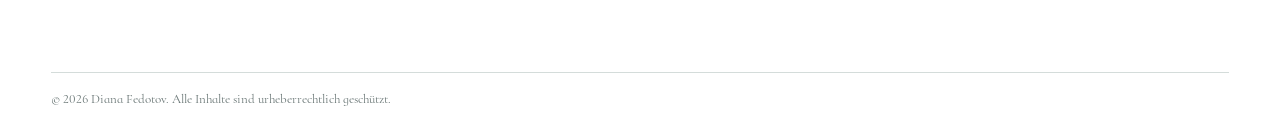
<file: impressum.html>
<!doctype html>
<html lang="de">
  <head>
    <meta charset="UTF-8" />
    <meta name="viewport" content="width=device-width, initial-scale=1.0" />
    <meta
      name="description"
      content="Impressum von Dianas Weddings – Diana Fedotov, Hochzeitsfotografie in Leipzig."
    />
    <meta name="theme-color" content="#ffffff" />
    <title>Impressum | Dianas Weddings</title>
    <link rel="canonical" href="https://dianasweddings.de/impressum.html" />
    <meta property="og:type" content="website" />
    <meta property="og:locale" content="de_DE" />
    <meta property="og:site_name" content="Dianas Weddings" />
    <meta property="og:title" content="Impressum | Dianas Weddings" />
    <meta property="og:description" content="Impressum von Dianas Weddings – Diana Fedotov, Hochzeitsfotografie in Leipzig." />
    <meta property="og:url" content="https://dianasweddings.de/impressum.html" />
    <meta property="og:image" content="https://dianasweddings.de/Samples/web/DSC05186.jpg" />
    <link rel="icon" type="image/png" href="favicon.png" />
    <link rel="preload" href="fonts/CormorantInfant-Regular.woff2" as="font" type="font/woff2" crossorigin />
    <link rel="stylesheet" href="styles.css?v=20261123-2" />
    <script src="consent.js?v=20261019-1" defer></script>
    <script src="menu.js?v=20261017-1" defer></script>
  </head>
  <body class="legal-page">
    <a class="skip-link" href="#main">Zum Inhalt springen</a>

    <header class="site-header" data-header>
      <a class="wordmark" href="index.html" aria-label="Dianas Weddings, Startseite">
        <img class="brand-logo" src="logo-dianas.svg?v=20260918-2" alt="Dianas Weddings" />
      </a>

      <nav class="desktop-nav" aria-label="Hauptnavigation">
        <a href="index.html#diana">Diana</a>
        <a href="index.html#begleitung">Leistungen</a>
        <a href="index.html#fragen">Fragen</a>
        <a href="index.html#einblicke">Einblicke</a>
      </nav>

      <div class="header-actions">
        <a class="instagram-button" href="https://www.instagram.com/dianas.weddings/" target="_blank" rel="noreferrer" aria-label="Dianas Weddings auf Instagram">
          <svg viewBox="0 0 24 24" width="20" height="20" aria-hidden="true" focusable="false"><rect x="3" y="3" width="18" height="18" rx="5" fill="none" stroke="currentColor" stroke-width="1.6"/><circle cx="12" cy="12" r="4.2" fill="none" stroke="currentColor" stroke-width="1.6"/><circle cx="17.4" cy="6.6" r="1.1" fill="currentColor"/></svg>
        </a>
        <a class="header-cta" href="index.html#anfrage">Termin anfragen <span aria-hidden="true">↗</span></a>
      </div>

      <button
        class="menu-toggle"
        type="button"
        aria-expanded="false"
        aria-controls="mobile-menu"
        data-menu-toggle
      >
        <span class="menu-toggle__label">Menü</span>
        <span class="menu-toggle__icon" aria-hidden="true"></span>
      </button>

      <nav class="mobile-menu" id="mobile-menu" aria-label="Mobile Navigation" data-mobile-menu>
        <a href="index.html#diana">Diana</a>
        <a href="index.html#begleitung">Leistungen</a>
        <a href="index.html#fragen">Fragen</a>
        <a href="index.html#einblicke">Einblicke</a>
        <a href="index.html#anfrage">Termin anfragen</a>
        <a class="instagram-button instagram-button--menu" href="https://www.instagram.com/dianas.weddings/" target="_blank" rel="noreferrer">
          <svg viewBox="0 0 24 24" width="20" height="20" aria-hidden="true" focusable="false"><rect x="3" y="3" width="18" height="18" rx="5" fill="none" stroke="currentColor" stroke-width="1.6"/><circle cx="12" cy="12" r="4.2" fill="none" stroke="currentColor" stroke-width="1.6"/><circle cx="17.4" cy="6.6" r="1.1" fill="currentColor"/></svg>
          <span>Instagram</span>
        </a>
      </nav>
    </header>

    <main id="main">
      <article class="legal section">
        <h1>Impressum</h1>

        <h2>Angaben gemäß § 5 DDG</h2>
        <p>Dianas Weddings – Diana Fedotov<br />Wurzner Straße 7<br />04315 Leipzig<br />Deutschland</p>

        <h2>Kontakt</h2>
        <p>Telefon: <a href="tel:+4915257639629">+49 152 57639629</a><br />E-Mail: <a href="mailto:dianafedotov@gmail.com">dianafedotov@gmail.com</a></p>

        <h2>Verantwortlich für den Inhalt nach § 18 Abs. 2 MStV</h2>
        <p>Diana Fedotov, Anschrift wie oben</p>

        <h2>Verbraucherstreitbeilegung</h2>
        <p>Ich bin nicht bereit und nicht verpflichtet, an Streitbeilegungsverfahren vor einer Verbraucherschlichtungsstelle teilzunehmen.</p>

        <h2>Haftung für Inhalte und Links</h2>
        <p>Die Inhalte dieser Website wurden mit Sorgfalt erstellt. Für die Richtigkeit, Vollständigkeit und Aktualität kann ich jedoch keine Gewähr übernehmen. Diese Website enthält Links zu externen Websites Dritter, auf deren Inhalte ich keinen Einfluss habe. Für die Inhalte der verlinkten Seiten ist stets der jeweilige Anbieter oder Betreiber verantwortlich. Bei Bekanntwerden von Rechtsverletzungen entferne ich entsprechende Inhalte oder Links umgehend.</p>

        <h2>Urheberrecht</h2>
        <p>Alle Fotografien und Texte auf dieser Website sind urheberrechtlich geschützt. Jede Verwendung außerhalb der Grenzen des Urheberrechts bedarf meiner vorherigen schriftlichen Zustimmung. Das Teilen meiner Bilder auf Pinterest ist ausdrücklich erlaubt, sofern der Pin auf die ursprüngliche Seite verlinkt.</p>
      </article>
    </main>

    <footer class="site-footer">
      <div>
        <a class="wordmark wordmark--footer" href="index.html">
          <img class="brand-logo brand-logo--footer" src="logo-dianas.svg?v=20260918-2" alt="Dianas Weddings" />
        </a>
        <p>Natürlich. Ästhetisch. Zeitlos.</p>
        <a class="instagram-button instagram-button--footer" href="https://www.instagram.com/dianas.weddings/" target="_blank" rel="noreferrer">
          <svg viewBox="0 0 24 24" width="20" height="20" aria-hidden="true" focusable="false"><rect x="3" y="3" width="18" height="18" rx="5" fill="none" stroke="currentColor" stroke-width="1.6"/><circle cx="12" cy="12" r="4.2" fill="none" stroke="currentColor" stroke-width="1.6"/><circle cx="17.4" cy="6.6" r="1.1" fill="currentColor"/></svg>
          <span>@dianas.weddings</span>
        </a>
      </div>
      <div class="site-footer__links">
        <a href="https://www.instagram.com/dianas.weddings/" target="_blank" rel="noreferrer">Instagram ↗</a>
        <a href="mailto:dianafedotov@gmail.com">E-Mail ↗</a>
        <a href="https://wa.me/4915257639629" target="_blank" rel="noopener">WhatsApp ↗</a>
        <a href="impressum.html">Impressum</a>
        <a href="datenschutz.html">Datenschutz</a>
        <button type="button" class="footer-consent" data-consent-open>Cookie-Einstellungen</button>
      </div>
      <p class="site-footer__legal">© 2026 Diana Fedotov. Alle Inhalte sind urheberrechtlich geschützt.</p>
    </footer>
  </body>
</html>
</file>
<file: styles.css>
@font-face {
  font-family: "Cormorant Infant";
  src: url("fonts/CormorantInfant-Regular.woff2") format("woff2"),
    url("fonts/CormorantInfant-Regular.ttf") format("truetype");
  font-weight: 300 400;
  font-style: normal;
  font-display: swap;
}

@font-face {
  font-family: "Cormorant Infant";
  src: url("fonts/CormorantInfant-Medium.woff2") format("woff2"),
    url("fonts/CormorantInfant-Medium.ttf") format("truetype");
  font-weight: 500;
  font-style: normal;
  font-display: swap;
}

@font-face {
  font-family: "Cormorant Infant";
  src: url("fonts/CormorantInfant-SemiBold.woff2") format("woff2"),
    url("fonts/CormorantInfant-SemiBold.ttf") format("truetype");
  font-weight: 600 700;
  font-style: normal;
  font-display: swap;
}

@font-face {
  font-family: "Cormorant Infant";
  src: url("fonts/CormorantInfant-Italic.woff2") format("woff2"),
    url("fonts/CormorantInfant-Italic.ttf") format("truetype");
  font-weight: 400;
  font-style: italic;
  font-display: swap;
}

:root {
  --paper: #ffffff;
  --white: #ffffff;
  --mist: #eaf0f1;
  --ink: #283333;
  --muted: #687574;
  --line: #d4dcda;
  --deep: #49686e;
  --serif: "Cormorant Infant", "Times New Roman", serif;
  --wordmark: var(--serif);
  --sans: var(--serif);
  --page-gutter: clamp(1.25rem, 4vw, 5rem);
  --section-space: clamp(2.5rem, 3.2vw, 3.5rem);
  --max-width: 1600px;
}

*,
*::before,
*::after {
  box-sizing: border-box;
}

html {
  scroll-padding-top: 9rem;
}

body {
  margin: 0;
  background: var(--paper);
  color: var(--ink);
  font-family: var(--sans);
  font-size: 1.08rem;
  font-weight: 400;
  line-height: 1.6;
  -webkit-font-smoothing: antialiased;
}

body.menu-open {
  overflow: hidden;
}

a {
  color: inherit;
  text-decoration: none;
}

button,
input,
select,
textarea {
  color: inherit;
  font: inherit;
}

button,
select {
  cursor: pointer;
}

button:focus-visible,
a:focus-visible,
input:focus-visible,
select:focus-visible,
textarea:focus-visible {
  outline: 2px solid var(--deep);
  outline-offset: 4px;
}

h1,
h2,
h3,
p {
  margin-top: 0;
}

h1,
h2,
h3 {
  font-family: var(--serif);
  font-weight: 400;
  line-height: 0.94;
}

h1 {
  margin-bottom: 1.3rem;
  font-size: clamp(4.2rem, 8.4vw, 9rem);
  letter-spacing: -0.055em;
}

h2 {
  margin-bottom: 2rem;
  font-size: clamp(3.4rem, 6vw, 6.6rem);
  letter-spacing: -0.045em;
}

h3 {
  font-size: clamp(2rem, 2.8vw, 3rem);
  letter-spacing: -0.03em;
}

.skip-link {
  position: fixed;
  z-index: 100;
  top: 1rem;
  left: 1rem;
  padding: 0.75rem 1rem;
  background: var(--deep);
  color: var(--white);
  transform: translateY(-200%);
}

.skip-link:focus {
  transform: translateY(0);
}

.sr-only {
  position: absolute;
  width: 1px;
  height: 1px;
  padding: 0;
  margin: -1px;
  overflow: hidden;
  clip: rect(0, 0, 0, 0);
  white-space: nowrap;
  border: 0;
}

.section {
  width: min(100%, var(--max-width));
  margin-inline: auto;
  padding: var(--section-space) var(--page-gutter);
}

.eyebrow {
  margin-bottom: 0.9rem;
  color: var(--muted);
  font-size: 0.8rem;
  font-weight: 500;
  letter-spacing: 0.09em;
  text-transform: uppercase;
}

.wordmark {
  display: block;
  line-height: 0;
}

.brand-logo {
  display: block;
  width: clamp(12rem, 15vw, 15rem);
  height: auto;
}

.site-header {
  position: sticky;
  z-index: 20;
  top: 0;
  display: grid;
  grid-template-columns: 1fr auto 1fr;
  align-items: center;
  min-height: 7.5rem;
  padding: 0.4rem var(--page-gutter);
  border-bottom: 1px solid transparent;
  background: color-mix(in srgb, var(--paper) 96%, transparent);
  transition: border-color 180ms ease, min-height 180ms ease;
}

.site-header > .wordmark {
  grid-column: 1;
  grid-row: 1;
  justify-self: start;
}

.site-header.is-scrolled {
  min-height: 7rem;
  border-color: var(--line);
}

.desktop-nav {
  grid-column: 2;
  grid-row: 1;
  justify-self: center;
  display: flex;
  gap: clamp(1.5rem, 3vw, 3.25rem);
  font-size: 0.95rem;
}

.header-cta {
  display: inline-flex;
  min-height: 3rem;
  gap: 1.5rem;
  align-items: center;
  justify-content: space-between;
  grid-column: 3;
  grid-row: 1;
  justify-self: end;
  padding: 0.7rem 1rem;
  border: 1px solid var(--deep);
  background: var(--deep);
  color: var(--white);
  font-size: 0.9rem;
  font-weight: 500;
  transition: background 180ms ease, color 180ms ease;
}

.header-cta:hover {
  background: transparent;
  color: var(--deep);
}

.desktop-nav a,
.site-footer__links a {
  position: relative;
}

.desktop-nav a::after,
.site-footer__links a::after {
  position: absolute;
  right: 0;
  bottom: -0.25rem;
  left: 0;
  height: 1px;
  background: currentColor;
  content: "";
  transform: scaleX(0);
  transform-origin: right;
  transition: transform 180ms ease;
}

.desktop-nav a:hover::after,
.site-footer__links a:hover::after {
  transform: scaleX(1);
  transform-origin: left;
}

.button {
  display: inline-flex;
  align-items: center;
  justify-content: space-between;
  min-width: 12rem;
  min-height: 3.4rem;
  padding: 0.8rem 1.15rem;
  border: 1px solid var(--deep);
  border-radius: 0;
  background: var(--deep);
  color: var(--white);
  font-size: 1rem;
  font-weight: 500;
  transition: background 180ms ease, color 180ms ease;
}

.button:hover {
  background: transparent;
  color: var(--deep);
}

.menu-toggle,
.mobile-menu {
  display: none;
}

.portfolio-intro {
  padding-top: clamp(0.75rem, 1.5vw, 1.5rem);
  padding-bottom: 1.5rem;
}

.portfolio-intro__row {
  display: block;
  margin-top: clamp(1.75rem, 2.5vw, 2.75rem);
  text-align: center;
}

.portfolio-intro__row h1 {
  max-width: 24ch;
  margin-bottom: 0;
  font-family: var(--serif);
  margin-inline: auto;
  font-size: clamp(2.5rem, 3.4vw, 3.7rem);
  font-weight: 500;
  letter-spacing: -0.02em;
  line-height: 1.08;
}

.portrait-link {
  display: flex;
  gap: 1.1rem;
  align-items: center;
  min-width: 17.5rem;
}

.portrait-link > span:last-child {
  display: flex;
  flex-direction: column;
  align-items: flex-start;
  font-size: 0.95rem;
}

.portrait-link strong {
  font-weight: 400;
}

.portrait-link u,
.text-link {
  margin-top: 0.35rem;
  text-underline-offset: 0.35rem;
}

.site-image {
  display: block;
  width: 100%;
  max-width: 100%;
  min-width: 0;
  height: 100%;
  object-fit: cover;
}

.portrait-image {
  width: 4.5rem;
  min-width: 4.5rem;
  height: 5.5rem;
  object-position: 50% 28%;
}

.portfolio-slider {
  position: relative;
  overflow: hidden;
}

.portfolio-track {
  display: flex;
  gap: clamp(0.75rem, 1vw, 1rem);
  overflow-x: auto;
  padding-right: 0;
  scroll-behavior: smooth;
  scroll-snap-type: x mandatory;
  scrollbar-width: none;
  overscroll-behavior-inline: contain;
  cursor: grab;
}

.portfolio-track:active {
  cursor: grabbing;
}

.portfolio-track::-webkit-scrollbar {
  display: none;
}

.portfolio-slide {
  width: auto;
  flex: 0 0 calc((100% - 2rem) / 3);
  min-width: 0;
  margin: 0;
  scroll-snap-align: start;
}

.portfolio-slide .site-image {
  width: 100%;
  max-width: 100%;
  height: auto;
  aspect-ratio: 4 / 5;
  object-position: center;
}

.slider-meta {
  display: grid;
  grid-template-columns: auto minmax(12rem, 24rem);
  gap: clamp(1.25rem, 3vw, 3rem);
  align-items: center;
  margin-top: 1rem;
}

.slider-controls {
  display: flex;
  gap: 0;
  align-items: center;
}

.slider-controls span {
  min-width: 3.5rem;
  color: var(--ink);
  font-size: 0.82rem;
  font-variant-numeric: tabular-nums;
  text-align: center;
}

.slider-controls button {
  position: absolute;
  z-index: 2;
  top: calc(50% - 2.6rem);
  width: 2.5rem;
  height: 2.5rem;
  padding: 0;
  border: 1px solid color-mix(in srgb, var(--deep) 20%, transparent);
  background: color-mix(in srgb, var(--white) 72%, transparent);
  backdrop-filter: blur(2px);
  opacity: 0.72;
  transition: border-color 180ms ease, background 180ms ease, opacity 180ms ease;
}

.slider-controls button:first-child {
  left: 0.75rem;
}

.slider-controls button:last-child {
  right: 0.75rem;
}

.slider-controls button:hover {
  border-color: var(--deep);
  background: var(--white);
  opacity: 1;
}

.slider-progress {
  height: 1px;
  background: var(--line);
}

.slider-progress span {
  display: block;
  width: 10%;
  height: 100%;
  background: var(--deep);
  transition: width 300ms ease;
}

.about {
  display: grid;
  grid-template-columns: 1.05fr 0.95fr;
  gap: clamp(3.5rem, 7vw, 8rem);
  align-items: center;
}

.about__images {
  position: relative;
  min-height: 42rem;
}

.about figure {
  margin: 0;
}

.about__portrait {
  width: 68%;
}

.about__portrait .site-image {
  aspect-ratio: 4 / 5;
  object-position: 50% 100%;
}

.about__moment {
  position: absolute;
  right: 0;
  bottom: 0;
  width: 48%;
}

.about__moment .site-image {
  aspect-ratio: 3 / 4;
  object-position: 50% 42%;
}

.about__copy {
  max-width: 38rem;
}

.about__copy > p:not(.eyebrow) {
  margin-bottom: 1.5rem;
}

.text-link {
  display: inline-block;
  border-bottom: 1px solid currentColor;
  font-size: 0.98rem;
}

.testimonials {
  padding: clamp(4rem, 6vw, 6.5rem) var(--page-gutter);
  background: var(--mist);
}

.testimonials__heading {
  margin: 0 auto clamp(2.5rem, 4vw, 4rem);
  text-align: center;
}

.testimonials__heading .eyebrow {
  margin-bottom: 0.6rem;
}

.testimonials__heading h2 {
  margin-bottom: 0;
  font-size: clamp(2.6rem, 3.6vw, 3.9rem);
}

.testimonial-stage {
  display: grid;
  grid-template-columns: minmax(0, 0.8fr) minmax(0, 1.2fr);
  column-gap: clamp(2.5rem, 4.5vw, 5rem);
  max-width: 74rem;
  margin: 0 auto;
}

.testimonial {
  display: grid;
  grid-row: 1;
  grid-column: 1 / -1;
  grid-template-columns: subgrid;
  align-items: center;
  margin: 0;
}

.testimonial[hidden] {
  display: none;
}

.testimonial__image {
  display: block;
  width: 100%;
  height: auto;
  aspect-ratio: 4 / 5;
  object-fit: cover;
}

.testimonial__image--bottom {
  object-position: center bottom;
}

.testimonial__copy > p {
  max-width: 52ch;
  margin-bottom: 1.6rem;
  font-family: var(--serif);
  font-size: clamp(1.2rem, 1.45vw, 1.5rem);
  font-style: italic;
  letter-spacing: -0.01em;
  line-height: 1.38;
}

.testimonial__copy footer {
  display: flex;
  align-items: center;
  gap: 0.9rem;
  color: var(--deep);
  font-size: 0.82rem;
  letter-spacing: 0.12em;
  text-transform: uppercase;
}

.testimonial__copy footer::before {
  content: "";
  width: 2.5rem;
  height: 1px;
  background: currentColor;
}

.testimonial__copy footer strong {
  font-weight: 500;
}

.testimonials__google {
  display: flex;
  flex-wrap: wrap;
  gap: 0.4rem 1rem;
  align-items: center;
  justify-content: center;
  margin: clamp(2.5rem, 4vw, 3.5rem) 0 0;
  font-size: 0.95rem;
}

.testimonials__stars {
  color: #c9a24a;
  letter-spacing: 0.12em;
}

.testimonial-controls {
  display: flex;
  grid-row: 2;
  grid-column: 2;
  gap: 1.1rem;
  align-items: center;
  margin-top: 1.75rem;
}

.testimonial-controls button {
  width: 3rem;
  height: 3rem;
  border: 1px solid var(--line);
  border-radius: 0;
  background: transparent;
  cursor: pointer;
  transition: background 0.2s, border-color 0.2s;
}

.testimonial-controls button:hover {
  border-color: var(--deep);
  background: var(--paper);
}

.testimonial-controls span {
  min-width: 3.5rem;
  font-size: 0.8rem;
  letter-spacing: 0.08em;
  text-align: center;
}

.section-heading--centered {
  max-width: 62rem;
  margin: 0 auto clamp(2.5rem, 4vw, 4rem);
  text-align: center;
}

.section-heading--centered h2 {
  font-size: clamp(3.8rem, 5vw, 5.6rem);
}

.section-heading--centered > p:last-child {
  color: var(--muted);
}

.package-grid {
  display: grid;
  grid-template-columns: repeat(3, 1fr);
}

.package {
  position: relative;
  display: flex;
  min-height: 36rem;
  flex-direction: column;
  padding: 3.25rem clamp(1.5rem, 2.8vw, 3.25rem) 0;
  /* Nur das meist gebuchte Paket bekommt den kräftigen Balken, die anderen eine feine Linie */
  border-top: 0.55rem solid transparent;
  background: linear-gradient(var(--line), var(--line)) top / 100% 1px no-repeat border-box;
}

.package--featured {
  border-top-color: var(--deep);
  background: none;
}

.package + .package {
  border-left: 1px solid var(--line);
}

.package__label {
  position: absolute;
  top: 1.1rem;
  right: 2rem;
  margin: 0;
  color: var(--muted);
  font-size: 0.86rem;
  text-transform: uppercase;
}

.package__hours {
  display: flex;
  gap: 0.7rem;
  align-items: baseline;
}

.package__hours strong {
  font-family: var(--serif);
  font-size: clamp(4.25rem, 5vw, 5.5rem);
  font-weight: 400;
  line-height: 1;
}

.package__hours span {
  font-size: 1rem;
}

.package h3 {
  margin: 0.6rem 0 1.4rem;
  font-size: clamp(2.5rem, 3.2vw, 3.6rem);
}

.package > p:not(.package__price, .package__label, .package__scope) {
  min-height: 5.5rem;
  max-width: 30rem;
  color: var(--muted);
  font-size: 1.08rem;
  line-height: 1.65;
}

.package .package__scope {
  margin: 1rem 0 0;
  padding-top: 1.4rem;
  border-top: 1px solid var(--line);
  font-size: 0.8rem;
  font-weight: 500;
  letter-spacing: 0.08em;
  text-transform: uppercase;
}

.package ul {
  min-height: 9rem;
  margin: 1rem 0 2.25rem;
  padding: 0;
  list-style: none;
  font-size: 1.04rem;
  line-height: 1.85;
}

.package li::before,
.packages__included span::before {
  margin-right: 0.55rem;
  content: "✓";
}

.package__price {
  align-self: flex-start;
  margin: auto 0 0;
  padding: 1.75rem 0 0.4rem;
  border-bottom: 1px solid var(--deep);
  color: var(--deep);
  font-family: var(--serif);
  font-size: 3rem;
  line-height: 1;
}

.packages__included {
  display: grid;
  grid-template-columns: 1.1fr repeat(3, 1fr);
  gap: 1.5rem;
  margin-top: 3.5rem;
  padding: 1.5rem 0;
  border-top: 1px solid var(--deep);
  border-bottom: 1px solid var(--line);
  font-size: 0.95rem;
}

.packages__included strong {
  font-weight: 500;
  letter-spacing: 0.08em;
  text-transform: uppercase;
}

.packages__cta {
  display: flex;
  justify-content: space-between;
  gap: 2rem;
  align-items: baseline;
  margin-top: 4rem;
  padding-top: 1.25rem;
  border-top: 1px solid var(--line);
}

.packages__cta p {
  margin: 0;
  color: var(--muted);
}

.packages {
  padding-bottom: 0;
}

.faq {
  display: grid;
  grid-template-columns: minmax(22rem, 0.9fr) minmax(28rem, 1.1fr);
  gap: clamp(4rem, 8vw, 9rem);
  align-items: start;
  padding-top: clamp(3.75rem, 5vw, 5.25rem);
  padding-bottom: clamp(3.75rem, 5vw, 5.25rem);
}

.faq__intro {
  position: sticky;
  top: 9rem;
}

.faq__intro h2 {
  max-width: 12ch;
  margin-bottom: 2rem;
  font-size: clamp(3.75rem, 5vw, 5.4rem);
}

.faq__intro > p:not(.eyebrow) {
  margin-bottom: 0.35rem;
  color: var(--muted);
  font-size: 1rem;
}

.accordion {
  border-top: 1px solid var(--line);
}

.accordion__item {
  border-bottom: 1px solid var(--line);
}

.accordion__item h3 {
  margin: 0;
  font-family: var(--sans);
}

.accordion__item button {
  display: flex;
  width: 100%;
  align-items: center;
  justify-content: space-between;
  padding: 1.9rem 0;
  border: 0;
  background: transparent;
  font-size: clamp(1.2rem, 1.45vw, 1.4rem);
  font-weight: 300;
  text-align: left;
}

.accordion__item button span {
  margin-left: 1rem;
  font-size: 1.4rem;
  transition: transform 180ms ease;
}

.accordion__item button[aria-expanded="true"] span {
  transform: rotate(45deg);
}

.accordion__panel {
  max-width: 40rem;
  padding: 0 3rem 2rem 0;
  color: var(--muted);
  font-size: 1.05rem;
  line-height: 1.75;
}

.accordion__panel p {
  margin: 0;
}

.inquiry {
  display: grid;
  grid-template-columns: minmax(20rem, 0.82fr) minmax(36rem, 1.18fr);
  gap: clamp(4rem, 8vw, 9rem);
  align-items: start;
  padding: clamp(3.75rem, 5vw, 5.25rem) var(--page-gutter);
  background: var(--mist);
}

.inquiry > * {
  min-width: 0;
}

.inquiry__intro h2 {
  max-width: 13ch;
  margin-bottom: 1.75rem;
  font-size: clamp(3.75rem, 4.5vw, 5.1rem);
  line-height: 0.96;
}

.inquiry__intro > p {
  max-width: 27rem;
  margin-bottom: 1.25rem;
  font-size: 1.08rem;
  line-height: 1.65;
}

.inquiry__intro > small {
  display: block;
  max-width: 25rem;
  color: var(--muted);
  font-size: 0.9rem;
  line-height: 1.6;
}

.inquiry-form {
  align-self: center;
  min-width: 0;
}

.required-note {
  margin-bottom: 1.7rem;
  color: var(--muted);
  font-size: 0.86rem;
}

.inquiry-form fieldset {
  min-width: 0;
  margin: 0 0 2rem;
  padding: 0;
  border: 0;
}

.inquiry-form legend {
  display: flex;
  width: 100%;
  gap: 1rem;
  align-items: baseline;
  margin-bottom: 1.15rem;
  padding-top: 0.9rem;
  border-top: 1px solid var(--line);
  font-size: 1.2rem;
  font-weight: 500;
}

.inquiry-form legend span {
  min-width: 1.6rem;
  color: var(--deep);
  font-size: 0.76rem;
  font-variant-numeric: tabular-nums;
  letter-spacing: 0.08em;
}

.field-grid {
  display: grid;
  grid-template-columns: repeat(2, 1fr);
  gap: 1.3rem 1.5rem;
}

.inquiry-form label {
  display: flex;
  min-width: 0;
  flex-direction: column;
  margin-bottom: 1.35rem;
  font-size: 1rem;
}

.inquiry-form label:not(.checkbox-field) > span {
  margin-bottom: 0.2rem;
  font-size: 1.2rem;
  font-weight: 600;
  line-height: 1.25;
}

.inquiry-form label:not(.checkbox-field) > span small {
  color: var(--muted);
  font-size: 0.75em;
  font-weight: 400;
}

.inquiry-form input:not([type="checkbox"]),
.inquiry-form select,
.inquiry-form textarea {
  width: 100%;
  min-width: 0;
  min-height: 3.25rem;
  padding: 0.5rem 0;
  border: 0;
  border-bottom: 1px solid #829091;
  border-radius: 0;
  background: transparent;
  font-size: 1rem;
  outline: none;
}

.inquiry-form textarea {
  min-height: 9.5rem;
  resize: vertical;
}

.inquiry-form input:focus,
.inquiry-form select:focus,
.inquiry-form textarea:focus {
  border-bottom-color: var(--deep);
  box-shadow: 0 1px 0 var(--deep);
}

.inquiry-form input[aria-invalid="true"],
.inquiry-form select[aria-invalid="true"] {
  border-bottom-color: #8a322a;
}

.inquiry-form input:disabled {
  cursor: not-allowed;
  opacity: 0.45;
}

.inquiry-form .checkbox-field {
  display: inline-flex;
  flex-direction: row;
  gap: 0.65rem;
  align-items: center;
  margin: -0.35rem 0 1.5rem;
  color: var(--muted);
  font-size: 0.92rem;
}

.checkbox-field input {
  width: 1rem;
  height: 1rem;
  accent-color: var(--deep);
}

.inquiry-form .button {
  min-width: 17.5rem;
  margin-top: 0.4rem;
}

.form-status {
  min-height: 1.6rem;
  margin: 1rem 0 0;
  font-size: 0.9rem;
}

.form-status.is-error {
  color: #8a322a;
}

.form-privacy {
  max-width: 35rem;
  margin: 1rem 0 0;
  color: var(--muted);
  font-size: 0.86rem;
}

.form-privacy a {
  text-decoration: underline;
  text-underline-offset: 0.2rem;
}

.site-footer {
  display: grid;
  grid-template-columns: 1fr auto;
  gap: 3rem;
  padding: 3rem var(--page-gutter) 1.5rem;
  border-top: 1px solid var(--line);
  background: var(--paper);
  color: var(--ink);
}

.brand-logo--footer {
  width: clamp(13rem, 17vw, 17rem);
}

.site-footer > div:first-child > p {
  margin: 1rem 0 0;
  color: var(--muted);
  font-size: 0.9rem;
}

.site-footer__links {
  display: grid;
  grid-template-columns: repeat(2, auto);
  gap: 0.5rem 2.5rem;
  align-content: start;
  font-size: 0.95rem;
}

.site-footer__legal {
  grid-column: 1 / -1;
  margin: 2.5rem 0 0;
  padding-top: 1rem;
  border-top: 1px solid var(--line);
  color: var(--muted);
  font-size: 0.84rem;
}

.reportage-teasers {
  padding-top: 1.75rem;
  padding-bottom: clamp(3.5rem, 4.5vw, 4.75rem);
}

.reportage-teasers__heading {
  margin-bottom: clamp(2.5rem, 4vw, 4rem);
}

.reportage-teasers__heading h2 {
  max-width: none;
  margin-bottom: 0;
  font-size: clamp(3.5rem, 5.5vw, 6rem);
  white-space: nowrap;
}

.reportage-teasers__grid {
  display: grid;
  grid-template-columns: repeat(3, 1fr);
  gap: clamp(1rem, 2vw, 2rem);
}

.reportage-teaser {
  display: block;
  min-width: 0;
}

.reportage-teaser h3 {
  min-height: 1em;
  margin: 0 0 1.1rem;
  font-size: clamp(2.25rem, 3vw, 3.5rem);
}

.reportage-teaser img {
  display: block;
  width: 100%;
  height: auto;
  aspect-ratio: 3 / 4;
  object-fit: cover;
  transition: filter 250ms ease, transform 400ms ease;
}

.reportage-teaser__media {
  position: relative;
  display: block;
  overflow: hidden;
}

/* Zeigt (auch am Handy), dass man das Bild antippen kann */
.reportage-teaser__more {
  position: absolute;
  right: 0.75rem;
  bottom: 0.75rem;
  padding: 0.45rem 0.85rem;
  border-radius: 999px;
  background: rgba(255, 255, 255, 0.9);
  color: var(--ink, #2b2b2b);
  font-size: 0.85rem;
  letter-spacing: 0.02em;
  line-height: 1;
  box-shadow: 0 2px 10px rgba(0, 0, 0, 0.12);
  transition: background 200ms ease, transform 200ms ease;
}

.reportage-teaser:hover .reportage-teaser__more {
  background: #fff;
  transform: translateX(2px);
}

.lookbook__subline {
  margin: 0.9rem 0 0;
  color: var(--muted);
  font-size: clamp(1rem, 1.3vw, 1.2rem);
  letter-spacing: 0.04em;
}

.reportage-teaser:hover img {
  filter: brightness(0.96);
  transform: scale(0.995);
}

.reportage-teaser small {
  display: block;
  margin-top: 0.75rem;
  color: var(--muted);
  font-size: 0.86rem;
}

.lookbook-nav {
  position: sticky;
  z-index: 8;
  top: 7rem;
  display: grid;
  grid-template-columns: repeat(3, 1fr);
  padding-top: 0;
  padding-bottom: 0;
  border-top: 1px solid var(--line);
  border-bottom: 1px solid var(--line);
  background: color-mix(in srgb, var(--paper) 97%, transparent);
}

.lookbook-nav a {
  display: flex;
  justify-content: space-between;
  gap: 1rem;
  padding: 1rem 1.25rem;
}

.lookbook-nav a + a {
  border-left: 1px solid var(--line);
}

.lookbook-nav strong {
  font-weight: 500;
}

.lookbook-nav small {
  align-self: center;
  color: var(--muted);
}

.lookbook {
  scroll-margin-top: 10rem;
  padding-top: clamp(3.5rem, 5vw, 5.5rem);
  padding-bottom: clamp(3.5rem, 5vw, 5.5rem);
}

.lookbook + .lookbook {
  border-top: 1px solid var(--line);
}

.lookbook__heading {
  margin-bottom: clamp(2.5rem, 3.5vw, 3.75rem);
  text-align: center;
}

.lookbook__heading h2 {
  margin-bottom: 0;
}

.lookbook-grid {
  --lookbook-columns: 4;
  columns: var(--lookbook-columns);
  column-gap: clamp(0.65rem, 1vw, 1rem);
}

/* Von gallery.js in Zeilen verteilt: links nach rechts, jede Zeile füllt die volle Breite */
.lookbook-grid.is-arranged {
  display: flex;
  flex-direction: column;
  gap: clamp(0.65rem, 1vw, 1rem);
  columns: auto;
}

.lookbook-row {
  display: flex;
  gap: clamp(0.65rem, 1vw, 1rem);
}

.lookbook-row figure {
  flex: 1 1 0;
  min-width: 0;
  margin: 0;
}

.lookbook-grid figure {
  margin: 0 0 clamp(0.65rem, 1vw, 1rem);
  break-inside: avoid;
}

.lookbook-grid.is-arranged figure {
  margin: 0;
}

.lookbook-grid img {
  display: block;
  width: 100%;
  height: auto;
}

@media (max-width: 1050px) {
  .site-header {
    grid-template-columns: 1fr auto;
  }

  .desktop-nav,
  .header-cta {
    display: none;
  }

  .menu-toggle {
    position: relative;
    z-index: 22;
    display: flex;
    gap: 0.75rem;
    align-items: center;
    grid-column: 2;
    grid-row: 1;
    justify-self: end;
    border: 0;
    background: transparent;
    font-size: 0.75rem;
  }

  .menu-toggle__icon,
  .menu-toggle__icon::before {
    display: block;
    width: 1.5rem;
    height: 1px;
    background: currentColor;
    content: "";
    transition: transform 180ms ease;
  }

  .menu-toggle__icon::before {
    transform: translateY(-0.4rem);
  }

  .menu-toggle[aria-expanded="true"] .menu-toggle__icon {
    transform: rotate(45deg);
  }

  .menu-toggle[aria-expanded="true"] .menu-toggle__icon::before {
    transform: rotate(-90deg);
  }

  .mobile-menu {
    position: fixed;
    z-index: 21;
    inset: 0;
    display: flex;
    flex-direction: column;
    justify-content: center;
    padding: 7rem var(--page-gutter) 4rem;
    background: var(--paper);
    visibility: hidden;
    opacity: 0;
    pointer-events: none;
    transition: opacity 180ms ease, visibility 180ms ease;
  }

  .mobile-menu.is-open {
    visibility: visible;
    opacity: 1;
    pointer-events: auto;
  }

  .mobile-menu a {
    padding: 0.35rem 0;
    font-family: var(--serif);
    font-size: clamp(3rem, 9vw, 5.5rem);
    line-height: 1;
  }

  .about__images {
    min-height: 39rem;
  }

  .portfolio-slide {
    flex-basis: calc((100% - 0.75rem) / 2);
  }

  .package {
    padding-inline: 1.5rem;
  }

  .faq,
  .inquiry {
    grid-template-columns: 1fr;
    gap: 3rem;
  }

  .faq__intro {
    position: static;
  }

  .lookbook-grid {
    --lookbook-columns: 3;
  }
}

@media (max-width: 820px) {
  html {
    scroll-padding-top: 6.5rem;
  }

  body {
    font-size: 1rem;
  }

  .section {
    padding-block: 3rem;
  }

  .packages {
    padding-bottom: 0;
  }

  .reportage-teasers {
    padding-top: 1.5rem;
  }

  h1 {
    font-size: clamp(3.8rem, 19vw, 6.4rem);
  }

  h2 {
    font-size: clamp(3.1rem, 14vw, 5rem);
  }

  .site-header {
    min-height: 5.5rem;
  }

  .brand-logo {
    width: 10.5rem;
  }

  .portfolio-intro {
    padding-top: 0.75rem;
  }

  .portfolio-intro__row {
    margin-top: 1.5rem;
  }

  .portrait-link {
    min-width: 0;
  }

  .portfolio-track {
    gap: 0.75rem;
    padding-right: 1.25rem;
  }

  .portfolio-slide {
    width: auto;
    flex-basis: 92%;
  }

  .portfolio-slide .site-image {
    width: 100%;
    max-width: 100%;
    height: auto;
    aspect-ratio: 4 / 5;
  }

  .slider-meta {
    grid-template-columns: auto 1fr;
    gap: 1rem;
  }

  .about {
    grid-template-columns: 1fr;
    gap: 3rem;
  }

  .about__images {
    min-height: 33rem;
  }

  .about__portrait {
    width: 72%;
  }

  .about__moment {
    width: 46%;
  }

  .faq,
  .inquiry {
    grid-template-columns: 1fr;
  }

  .package-grid {
    grid-template-columns: 1fr;
    gap: 3rem;
  }

  .package {
    min-height: auto;
    padding: 2.25rem 0 0;
  }

  .package + .package {
    border-left: 0;
  }

  .package > p:not(.package__price, .package__label, .package__scope),
  .package ul {
    min-height: 0;
  }

  .packages__included {
    grid-template-columns: 1fr;
    gap: 0.8rem;
    margin-top: 3rem;
  }

  .packages__included strong {
    margin-bottom: 0.35rem;
  }

  .package__price {
    margin-top: 1rem;
  }

  .packages__cta {
    display: block;
  }

  .packages__cta p {
    margin-bottom: 0.75rem;
  }

  .reportage-teasers__heading {
    margin-bottom: 2.5rem;
  }

  .reportage-teasers__heading h2 {
    max-width: 10ch;
    font-size: clamp(3.2rem, 12vw, 4.2rem);
    white-space: normal;
  }

  .reportage-teasers__grid {
    grid-template-columns: 1fr;
    gap: 3rem;
  }

  .reportage-teaser h3 {
    font-size: 2.8rem;
  }

  .faq__intro {
    position: static;
  }

  .faq {
    gap: 2.5rem;
  }

  .faq__intro h2 {
    max-width: none;
    font-size: clamp(3.2rem, 12vw, 4.2rem);
  }

  .inquiry {
    gap: 3rem;
    padding: 3rem var(--page-gutter);
  }

  .inquiry__intro h2 {
    max-width: none;
    font-size: clamp(3.2rem, 12vw, 4.2rem);
  }

  .inquiry__intro > p,
  .inquiry__intro > small {
    max-width: 100%;
    overflow-wrap: anywhere;
  }

  .field-grid {
    grid-template-columns: 1fr;
    gap: 0;
  }

  .inquiry-form .button {
    width: 100%;
  }

  .site-footer {
    grid-template-columns: 1fr;
  }

  .site-footer__legal {
    grid-column: auto;
    margin-top: 1rem;
  }

  .lookbook-nav {
    top: 5.5rem;
    display: flex;
    overflow-x: auto;
    padding-block: 0;
    scrollbar-width: none;
  }

  .lookbook-nav::-webkit-scrollbar {
    display: none;
  }

  .lookbook-nav a {
    min-width: 13rem;
  }

  .lookbook {
    padding-block: 3rem;
  }

  .lookbook-grid {
    --lookbook-columns: 2;
  }

  :root {
    --page-gutter: 1rem;
    --section-space: 1.75rem;
  }

  body {
    font-size: 0.9rem;
  }

  main section,
  .site-footer {
    text-align: center;
  }

  .section {
    padding-block: var(--section-space);
  }

  h2 {
    margin-bottom: 1.1rem;
    font-size: 2.35rem;
    line-height: 1;
  }

  h3 {
    font-size: 1.35rem;
  }

  .eyebrow {
    margin-bottom: 0.5rem;
    font-size: 0.66rem;
  }

  .site-header,
  .site-header.is-scrolled {
    grid-template-columns: 1fr auto 1fr;
    min-height: 5.25rem;
    padding-inline: 1rem;
  }

  .site-header > .wordmark {
    grid-column: 2;
    justify-self: center;
  }

  .brand-logo {
    width: 8.75rem;
  }

  .menu-toggle {
    grid-column: 3;
    gap: 0.5rem;
    min-height: 2.75rem;
    font-size: 0.68rem;
  }

  .mobile-menu {
    align-items: center;
    padding: 6rem 1rem 2rem;
    text-align: center;
  }

  .mobile-menu a {
    font-size: 2.4rem;
  }

  .portfolio-intro {
    padding-top: 0.5rem;
    padding-bottom: 0.75rem;
  }

  .portfolio-track {
    gap: 0.4rem;
    padding-right: 0;
  }

  .portfolio-slide {
    flex-basis: calc((100% - 0.8rem) / 3);
  }

  .slider-meta {
    grid-template-columns: auto minmax(5rem, 9rem);
    justify-content: center;
    gap: 0.75rem;
    margin-top: 0.55rem;
  }

  .slider-controls span {
    min-width: 3rem;
    font-size: 0.68rem;
  }

  .slider-controls button {
    top: calc(50% - 1.9rem);
    width: 2.75rem;
    height: 2.75rem;
    font-size: 0.75rem;
  }

  .slider-controls button:first-child {
    left: 0.35rem;
  }

  .slider-controls button:last-child {
    right: 0.35rem;
  }

  .portfolio-intro__row {
    margin-top: 0.85rem;
  }

  .portfolio-intro__row h1 {
    font-size: 1.9rem;
  }

  .about {
    gap: 1.5rem;
  }

  .about__images {
    width: min(100%, 20rem);
    min-height: 20rem;
    margin-inline: auto;
  }

  .about__copy {
    margin-inline: auto;
  }

  .about__copy > p:not(.eyebrow) {
    max-width: 34ch;
    margin: 0 auto 0.8rem;
    font-size: 0.86rem;
    line-height: 1.45;
  }

  .text-link {
    font-size: 0.82rem;
  }

  .testimonials {
    padding: 2.75rem var(--page-gutter) 3rem;
  }

  .testimonials__heading {
    margin-bottom: 1.75rem;
  }

  .testimonials__heading h2 {
    font-size: 2.2rem;
  }

  .testimonial-stage {
    grid-template-columns: 1fr;
    max-width: 30rem;
  }

  .testimonial {
    grid-row: auto;
    grid-template-columns: 1fr;
    gap: 1.5rem;
    text-align: center;
  }

  .testimonial__image {
    width: min(72%, 18rem);
    margin: 0 auto;
  }

  .testimonial__copy > p {
    margin: 0 auto 1rem;
    font-size: 1.15rem;
  }

  .testimonial__copy footer {
    justify-content: center;
    font-size: 0.72rem;
  }

  .testimonial__copy footer::before {
    display: none;
  }

  .testimonial-controls {
    grid-row: auto;
    grid-column: 1;
    justify-content: center;
    margin-top: 1.4rem;
  }

  .testimonial-controls button {
    width: 2.75rem;
    height: 2.75rem;
  }

  .section-heading--centered {
    margin-bottom: 1.4rem;
  }

  .section-heading--centered h2 {
    font-size: 2.3rem;
  }

  .section-heading--centered > p:last-child {
    max-width: 34rem;
    margin-inline: auto;
    font-size: 0.78rem;
    line-height: 1.4;
  }

  .packages {
    padding-bottom: 1.75rem;
  }

  .package-grid {
    grid-template-columns: repeat(3, minmax(0, 1fr));
    gap: 0;
  }

  .package {
    /* Alle drei Spalten teilen sich dieselben Zeilen: Striche und Preise stehen auf einer Höhe */
    display: grid;
    grid-row: span 6;
    grid-template-rows: subgrid;
    row-gap: 0;
    min-width: 0;
    min-height: 24rem;
    padding: 1.4rem 0.35rem 0;
    border-top-width: 0.3rem;
    overflow-wrap: anywhere;
  }

  .package + .package {
    border-left: 1px solid var(--line);
  }

  .package__label {
    top: 0.3rem;
    right: 0.2rem;
    left: 0.2rem;
    font-size: 0.55rem;
  }

  .package__hours {
    justify-content: center;
    gap: 0.25rem;
  }

  .package__hours strong {
    font-size: 2.15rem;
  }

  .package__hours span {
    font-size: 0.7rem;
  }

  .package h3 {
    margin: 0.3rem 0 0.65rem;
    font-size: clamp(0.92rem, 3.6vw, 1.08rem);
    line-height: 1.05;
  }

  .package > p:not(.package__price, .package__label, .package__scope) {
    min-height: 4.7rem;
    margin-bottom: 0.4rem;
    font-size: 0.76rem;
    line-height: 1.3;
  }

  .package .package__scope {
    margin-top: 0.4rem;
    padding-top: 0.55rem;
    font-size: 0.6rem;
    letter-spacing: 0.03em;
    line-height: 1.25;
  }

  .package ul {
    min-height: 7.5rem;
    margin: 0.55rem 0 0.8rem;
    font-size: 0.72rem;
    line-height: 1.35;
  }

  .package li + li {
    margin-top: 0.25rem;
  }

  .package li::before {
    margin-right: 0.2rem;
  }

  .package__price {
    align-self: end;
    justify-self: center;
    padding-top: 0.65rem;
    font-size: 1.35rem;
  }

  .packages__included {
    grid-template-columns: repeat(4, minmax(0, 1fr));
    gap: 0.35rem;
    margin-top: 1.3rem;
    padding: 0.75rem 0;
    font-size: 0.7rem;
    line-height: 1.25;
  }

  .packages__included strong {
    margin: 0;
    font-size: 0.64rem;
    letter-spacing: 0.04em;
  }

  .packages__included span::before {
    display: block;
    margin: 0 0 0.15rem;
  }

  .packages__cta {
    display: flex;
    flex-direction: column;
    gap: 0.45rem;
    align-items: center;
    margin-top: 1.4rem;
    padding-top: 0.75rem;
  }

  .packages__cta p {
    margin: 0;
    font-size: 0.75rem;
  }

  .reportage-teasers {
    padding-top: 1.2rem;
    padding-bottom: 1.75rem;
  }

  .reportage-teasers__heading {
    margin-bottom: 1.25rem;
  }

  .reportage-teasers__heading h2 {
    max-width: none;
    font-size: 2.2rem;
    white-space: normal;
  }

  .reportage-teasers__grid {
    grid-template-columns: repeat(3, minmax(0, 1fr));
    gap: 0.45rem;
  }

  .reportage-teaser h3 {
    display: flex;
    min-height: 2.2em;
    align-items: end;
    justify-content: center;
    margin-bottom: 0.45rem;
    font-size: clamp(0.78rem, 3.4vw, 1rem);
    line-height: 1.05;
    overflow-wrap: anywhere;
  }

  .reportage-teaser small {
    margin-top: 0.4rem;
    font-size: 0.65rem;
  }

  .reportage-teaser__more,
  .reportage-teaser:hover .reportage-teaser__more {
    right: 0;
    left: 0;
    bottom: 0.4rem;
    width: max-content;
    margin-inline: auto;
    padding: 0.3rem 0.5rem;
    font-size: 0.6rem;
    white-space: nowrap;
    transform: none;
  }

  .faq {
    gap: 1.3rem;
  }

  .faq__intro h2 {
    max-width: none;
    font-size: 2.3rem;
  }

  .faq__intro > p:not(.eyebrow) {
    font-size: 0.78rem;
  }

  .accordion__item button {
    position: relative;
    justify-content: center;
    padding: 1rem 2rem;
    font-size: 0.95rem;
    text-align: center;
  }

  .accordion__item button span {
    position: absolute;
    right: 0.25rem;
    margin: 0;
  }

  .accordion__panel {
    margin-inline: auto;
    padding: 0 1rem 1rem;
    font-size: 0.8rem;
    line-height: 1.45;
  }

  .inquiry {
    gap: 1.6rem;
    padding: 1.9rem var(--page-gutter);
  }

  .inquiry__intro h2 {
    max-width: none;
    font-size: 2.3rem;
  }

  .inquiry__intro > p {
    margin: 0 auto 0.75rem;
    font-size: 0.86rem;
    line-height: 1.45;
  }

  .inquiry__intro > small {
    margin-inline: auto;
    font-size: 0.72rem;
  }

  .inquiry-form {
    width: 100%;
    max-width: 36rem;
    margin-inline: auto;
  }

  .required-note {
    margin-bottom: 1rem;
    text-align: center;
  }

  .field-grid {
    grid-template-columns: repeat(2, minmax(0, 1fr));
    gap: 0 0.75rem;
  }

  .inquiry-form label {
    align-items: center;
    margin-bottom: 1rem;
    text-align: center;
  }

  .inquiry-form label:not(.checkbox-field) > span {
    font-size: 1rem;
  }

  .inquiry-form input:not([type="checkbox"]),
  .inquiry-form select,
  .inquiry-form textarea {
    min-height: 2.8rem;
    text-align: center;
  }

  .inquiry-form textarea {
    min-height: 7rem;
  }

  .inquiry-form .checkbox-field {
    justify-content: center;
    margin-bottom: 1rem;
  }

  .inquiry-form .button {
    width: min(100%, 17rem);
    margin: 0.35rem auto 0;
  }

  .form-privacy {
    margin-inline: auto;
    font-size: 0.72rem;
  }

  .site-footer {
    justify-items: center;
    gap: 1.25rem;
    padding: 2rem var(--page-gutter) 1rem;
  }

  .brand-logo--footer {
    width: 10rem;
    margin-inline: auto;
  }

  .site-footer > div:first-child > p {
    margin-top: 0.5rem;
    font-size: 0.75rem;
  }

  .site-footer__links {
    justify-content: center;
    gap: 0.4rem 1.5rem;
    font-size: 0.78rem;
  }

  .site-footer__legal {
    width: 100%;
    margin-top: 0.25rem;
    font-size: 0.7rem;
  }

  .lookbook-nav {
    top: 5.25rem;
    display: grid;
    grid-template-columns: repeat(3, minmax(0, 1fr));
    overflow: visible;
  }

  .lookbook-nav a {
    min-width: 0;
    justify-content: center;
    padding: 0.65rem 0.25rem;
    font-size: 0.72rem;
    overflow-wrap: anywhere;
  }

  .lookbook-nav small {
    display: none;
  }

  .lookbook {
    padding-block: 2rem;
  }

  .lookbook__heading {
    margin-bottom: 1.25rem;
  }

}

@media (max-width: 520px) {
  .lookbook-grid {
    --lookbook-columns: 2;
  }
}

@media (prefers-reduced-motion: reduce) {
  html {
    scroll-behavior: auto;
  }

  *,
  *::before,
  *::after {
    scroll-behavior: auto !important;
    transition-duration: 0.01ms !important;
  }
}


/* GitHub-Page: Feedback-Runde Oktober 2026 */

/* Kopfbereich mobil: Logo links, kleiner Button, Menü rechts */
@media (max-width: 1050px) {
  .site-header,
  .site-header.is-scrolled {
    grid-template-columns: auto 1fr auto;
    gap: 0.75rem;
  }

  .site-header > .wordmark {
    grid-column: 1;
    justify-self: start;
  }

  .header-cta {
    display: inline-flex;
    grid-column: 2;
    justify-self: end;
    min-height: 2.75rem;
    gap: 0.5rem;
    padding: 0.45rem 0.8rem;
    font-size: 0.8rem;
  }

  .menu-toggle {
    grid-column: 3;
  }
}

@media (max-width: 520px) {
  .brand-logo {
    width: 7.5rem;
  }

  .header-cta {
    padding: 0.4rem 0.6rem;
    font-size: 0.72rem;
    white-space: nowrap;
  }

  .menu-toggle__label {
    position: absolute;
    width: 1px;
    height: 1px;
    overflow: hidden;
    clip: rect(0 0 0 0);
    white-space: nowrap;
  }

  .portfolio-intro__row {
    margin-top: 1rem;
  }
}

/* Einblicke: Nach oben */
.back-to-top {
  display: flex;
  justify-content: flex-end;
  padding-top: 0;
}

/* Impressum und Datenschutz */
.legal {
  max-width: 46rem;
  padding-top: 3rem;
  padding-bottom: 5rem;
}

.legal h1 {
  margin-bottom: 2.5rem;
  font-size: clamp(2.6rem, 6vw, 4.4rem);
  letter-spacing: -0.04em;
}

.legal h2 {
  margin: 2.25rem 0 0.6rem;
  font-size: 1.5rem;
  font-weight: 500;
  letter-spacing: 0;
  line-height: 1.25;
}

.legal p,
.legal li {
  line-height: 1.65;
}

.legal a {
  border-bottom: 1px solid currentColor;
}

.legal .legal__note {
  color: var(--muted);
  font-size: 0.92rem;
}

/* Pakettitel mobil: sauber trennen statt mitten im Wort umbrechen */
@media (max-width: 520px) {
  .package h3 {
    font-size: 0.95rem;
    hyphens: manual;
    overflow-wrap: normal;
    word-break: normal;
  }
}

/* Feedback-Runde 19.10.2026 */

/* Instagram-Button (Kopf, Menü, Footer) */
.header-actions {
  display: flex;
  gap: 0.75rem;
  align-items: center;
  grid-column: 3;
  grid-row: 1;
  justify-self: end;
}

.instagram-button {
  display: inline-flex;
  gap: 0.6rem;
  align-items: center;
  justify-content: center;
  min-width: 3rem;
  min-height: 3rem;
  border: 1px solid var(--deep);
  color: var(--deep);
  transition: background 180ms ease, color 180ms ease;
}

.instagram-button:hover,
.instagram-button:focus-visible {
  background: var(--deep);
  color: var(--white);
}

.instagram-button svg {
  flex: none;
}

.instagram-button--footer {
  margin-top: 1.25rem;
  padding: 0.5rem 1rem;
  font-size: 0.95rem;
}

.mobile-menu .instagram-button--menu {
  display: none;
}

@media (max-width: 1050px) {
  .header-actions {
    grid-column: 2;
  }

  .header-actions .instagram-button {
    min-width: 2.75rem;
    min-height: 2.75rem;
  }

  .mobile-menu .instagram-button--menu {
    display: inline-flex;
    align-self: center;
    margin-top: 1.5rem;
    padding: 0.5rem 1.1rem;
    font-size: 1.1rem;
  }
}

@media (max-width: 820px) {
  .instagram-button--footer {
    margin-top: 0.75rem;
    font-size: 0.8rem;
  }
}

@media (max-width: 520px) {
  .header-actions {
    gap: 0.4rem;
  }

  .header-actions .instagram-button {
    min-width: 2.4rem;
    min-height: 2.4rem;
  }

  .header-actions .instagram-button svg {
    width: 18px;
    height: 18px;
  }
}

/* Galerie mobil: größere Bilder, das mittlere ist ganz zu sehen, die Nachbarn angeschnitten */
@media (max-width: 820px) {
  .portfolio-track {
    gap: 0.5rem;
    padding-inline: 14%;
  }

  /* Bild füllt den Innenbereich (72 % der Breite), links und rechts je 14 % für die Nachbarbilder */
  .portfolio-slide {
    flex-basis: 100%;
    scroll-snap-align: center;
  }

  /* Die zwei Bilder bei „Diana“ insgesamt kleiner als die Galeriebilder */
  .about__images {
    width: min(100%, 15rem);
    min-height: 15.5rem;
  }
}

/* Einblicke: Ringbild im Hochformat zentriert anschneiden */
.reportage-teaser img[src*="ringe-halbtag"] {
  object-position: 50% 50%;
}

/* Dankesseite */
.thanks {
  display: grid;
  grid-template-columns: 1fr minmax(0, 32rem);
  gap: clamp(2.5rem, 7vw, 8rem);
  align-items: center;
  max-width: 72rem;
  margin-inline: auto;
  padding-top: clamp(2rem, 5vw, 5rem);
  padding-bottom: clamp(3rem, 7vw, 7rem);
}

.thanks__copy h1 {
  margin-bottom: 1.5rem;
  font-size: clamp(2.6rem, 4.5vw, 4rem);
  font-weight: 500;
  letter-spacing: -0.02em;
  line-height: 1.05;
}

.thanks__copy p {
  max-width: 34ch;
  font-size: 1.15rem;
  line-height: 1.6;
}

.thanks__copy .text-link {
  display: inline-block;
  margin-top: 1rem;
}

.thanks__copy .instagram-button {
  margin-top: 1.5rem;
  padding: 0.5rem 1rem;
}

.thanks__image {
  margin: 0;
}

.thanks__image .site-image {
  aspect-ratio: 4 / 5;
  object-position: 50% 30%;
}

@media (max-width: 820px) {
  .thanks {
    grid-template-columns: 1fr;
    gap: 2rem;
    text-align: center;
  }

  .thanks__copy p {
    margin-inline: auto;
    font-size: 1rem;
  }

  .thanks__image {
    order: -1;
    width: min(100%, 18rem);
    margin-inline: auto;
  }
}

/* Cookie-Banner (Google Ads über Google Tag Manager) */
.consent-banner {
  position: fixed;
  z-index: 30;
  right: var(--page-gutter);
  bottom: 1rem;
  display: grid;
  gap: 1rem;
  width: min(30rem, calc(100% - 2 * var(--page-gutter)));
  padding: 1.25rem 1.4rem;
  border: 1px solid var(--line);
  background: var(--paper);
  box-shadow: 0 0.75rem 2.5rem rgb(40 51 51 / 0.12);
  color: var(--ink);
  font-size: 0.95rem;
  line-height: 1.5;
  text-align: left;
}

.consent-banner[hidden] {
  display: none;
}

.consent-banner p {
  margin: 0;
}

.consent-banner a {
  text-decoration: underline;
  text-underline-offset: 0.2rem;
}

.consent-banner__actions {
  display: grid;
  grid-template-columns: 1fr 1fr;
  gap: 0.75rem;
}

/* Beide Buttons gleich gewichtet, damit Ablehnen so leicht ist wie Zustimmen */
.consent-banner__button {
  min-height: 2.9rem;
  padding: 0.6rem 1rem;
  border: 1px solid var(--deep);
  background: var(--paper);
  color: var(--deep);
  font: inherit;
  font-weight: 500;
  cursor: pointer;
  transition: background 180ms ease, color 180ms ease;
}

.consent-banner__button:hover,
.consent-banner__button:focus-visible {
  background: var(--deep);
  color: var(--white);
}

.footer-consent {
  padding: 0;
  border: 0;
  background: none;
  color: inherit;
  font: inherit;
  text-align: inherit;
  cursor: pointer;
}

.footer-consent:hover {
  text-decoration: underline;
  text-underline-offset: 0.25rem;
}

@media (max-width: 520px) {
  .consent-banner {
    right: 0.75rem;
    bottom: 0.75rem;
    width: calc(100% - 1.5rem);
    padding: 1rem;
    font-size: 0.85rem;
  }
}

/* FAQ: Abstand, wenn eine Antwort mehrere Absätze hat */
.accordion__panel p + p {
  margin-top: 0.75rem;
}

/* Feedback-Runde 20.10.2026 */

/* Endlos-Galerie: Kopien am Rand nur mobil */
.portfolio-slide--clone {
  display: none;
}

@media (max-width: 820px) {
  .portfolio-slide--clone {
    display: block;
  }

  /* Kopf mobil: Instagram nur im Footer, Termin-Button dezent statt Block */
  .header-actions .instagram-button {
    display: none;
  }

  .header-actions .header-cta {
    min-height: 2.25rem;
    gap: 0.4rem;
    padding: 0.3rem 0.7rem;
    border-color: var(--line);
    background: transparent;
    color: var(--deep);
    font-size: 0.74rem;
    font-weight: 500;
    letter-spacing: 0.02em;
  }

  .header-actions .header-cta:hover,
  .header-actions .header-cta:focus-visible {
    border-color: var(--deep);
    background: transparent;
    color: var(--deep);
  }
}

@media (max-width: 520px) {
  .lookbook__subline {
    font-size: clamp(0.7rem, 3.7vw, 1rem);
    letter-spacing: 0.02em;
    white-space: nowrap;
  }
}

.accordion__note {
  font-size: 0.85em;
  line-height: 1.6;
  opacity: 0.8;
}

/* Startseite: kurzer Satz, Anfrage-Knopf und Google-Sterne unter der Galerie */
.portfolio-intro__row h1 {
  max-width: none;
  font-size: clamp(2.4rem, 4.6vw, 4.8rem);
  text-transform: uppercase;
  letter-spacing: 0.06em;
}

.portfolio-intro__lead {
  margin: 0.9rem auto 0;
  white-space: nowrap;
  color: var(--muted);
  font-size: clamp(1.15rem, 1.4vw, 1.4rem);
  line-height: 1.4;
}

.portfolio-intro__actions {
  display: flex;
  flex-wrap: wrap;
  gap: 0.9rem 1.75rem;
  align-items: center;
  justify-content: center;
  margin-top: 1.5rem;
}

.portfolio-intro__rating {
  display: inline-flex;
  gap: 0.6rem;
  align-items: center;
  color: var(--ink);
  font-size: 0.95rem;
  text-decoration: none;
}

.portfolio-intro__rating:hover span:last-child {
  text-decoration: underline;
}

@media (max-width: 520px) {
  .portfolio-intro__row h1 {
    font-size: min(2.05rem, 7.3vw);
    letter-spacing: 0.03em;
  }

  .portfolio-intro__lead {
    font-size: 3.85vw;
  }

  .portfolio-intro__actions {
    margin-top: 1rem;
  }
}

/* Preise: Hinweis zu freien Terminen */
.packages__availability {
  margin: clamp(1.75rem, 2.5vw, 2.5rem) auto 0;
  color: var(--deep);
  font-size: clamp(1.1rem, 1.3vw, 1.3rem);
  line-height: 1.45;
  text-align: center;
}

.packages__availability a {
  color: inherit;
  text-decoration: underline;
  text-underline-offset: 0.2em;
  text-decoration-thickness: 1px;
}

.packages__availability a:hover {
  text-decoration-thickness: 2px;
}

/* Anfrage: kleiner WhatsApp-Hinweis unter dem Formular */
.form-whatsapp {
  margin: 1.25rem 0 0;
  color: var(--ink);
  font-size: 1rem;
}

.form-whatsapp a {
  color: var(--deep);
  text-decoration: underline;
  text-underline-offset: 0.2em;
}

/* Begrüßung: hervorgehobener Schlusssatz */
.about__copy > p.about__highlight {
  margin-top: 1.5rem;
  color: var(--deep);
  font-size: clamp(1.45rem, 1.9vw, 1.9rem);
  font-style: italic;
  line-height: 1.3;
}

/* Ablauf: Foto links, vier Schritte rechts */
.steps {
  display: grid;
  grid-template-columns: minmax(0, 5fr) minmax(0, 7fr);
  gap: clamp(2.5rem, 6vw, 7rem);
  align-items: center;
}

.steps__image {
  margin: 0;
}

.steps__image .site-image {
  width: 100%;
  aspect-ratio: 4 / 5;
  object-fit: cover;
  object-position: 50% 30%;
}

.steps__content {
  max-width: 40rem;
}

.steps__content h2 {
  margin-bottom: clamp(1.75rem, 3vw, 2.75rem);
  font-size: clamp(2.6rem, 4.2vw, 4.6rem);
  line-height: 1.02;
}

.steps__list {
  margin: 0;
  padding: 0;
  list-style: none;
  border-bottom: 1px solid var(--line);
}

.steps__list li {
  display: grid;
  grid-template-columns: 3.25rem 1fr;
  text-align: left;
  gap: 1rem;
  align-items: baseline;
  padding: 1.35rem 0;
  border-top: 1px solid var(--line);
}

.steps__number {
  color: var(--deep);
  font-family: var(--serif);
  font-size: 1.35rem;
  font-style: italic;
  letter-spacing: 0.04em;
}

.steps__list h3 {
  margin-bottom: 0.35rem;
  font-size: clamp(1.6rem, 2vw, 2.1rem);
  line-height: 1.1;
}

.steps__list p {
  margin: 0;
  color: var(--muted);
  line-height: 1.5;
}

@media (max-width: 820px) {
  .steps {
    grid-template-columns: 1fr;
    gap: 2rem;
  }

  .steps__image .site-image {
    aspect-ratio: 4 / 3;
  }

  .steps__content {
    max-width: none;
  }

  .steps__content .eyebrow,
  .steps__content h2 {
    text-align: center;
  }
}

@media (max-width: 520px) {
  .steps__content h2 {
    font-size: 2.3rem;
  }

  .steps__list li {
    grid-template-columns: 2.5rem 1fr;
    gap: 0.75rem;
    padding: 1.15rem 0;
  }
}

/* Kundenstimmen: kurze Überschrift über jeder Stimme */
.testimonial__copy > p.testimonial__headline {
  margin-bottom: 1rem;
  color: var(--deep);
  font-size: clamp(1.6rem, 2.3vw, 2.4rem);
  font-style: normal;
  letter-spacing: -0.02em;
  line-height: 1.15;
}

@media (max-width: 820px) {
  .testimonial__copy > p.testimonial__headline {
    font-size: 1.55rem;
  }
}

/* ===== Sanfte Bewegung (motion.js) ===== */

/* 1. Einblenden beim Scrollen */
.reveal {
  opacity: 0;
  transform: translateY(26px);
  transition:
    opacity 1s cubic-bezier(0.22, 0.61, 0.36, 1) var(--reveal-delay, 0ms),
    transform 1s cubic-bezier(0.22, 0.61, 0.36, 1) var(--reveal-delay, 0ms);
}

.reveal.is-visible {
  opacity: 1;
  transform: none;
}

/* 2. Tiefeneffekt bei Fotos */
.parallax {
  overflow: hidden;
}

.parallax .site-image {
  transform: translateY(var(--parallax, 0%)) scale(1.12);
  will-change: transform;
}

/* 3. Fotos bei "Einblicke" zoomen sanft beim Drüberfahren */
.reportage-teaser__media img {
  transition: transform 1.2s cubic-bezier(0.22, 0.61, 0.36, 1), filter 0.6s ease;
}

.reportage-teaser:hover img {
  transform: scale(1.06);
}

/* 4. Kundenstimmen blenden weich über */
.testimonial.is-active {
  animation: testimonial-fade 0.9s ease both;
}

@keyframes testimonial-fade {
  from {
    opacity: 0;
    transform: translateY(10px);
  }
  to {
    opacity: 1;
    transform: none;
  }
}

/* 5. Sterne nacheinander */
.stars-animate .star {
  display: inline-block;
  opacity: 0.15;
  transform: scale(0.6);
}

.stars-animate.is-visible .star {
  animation: star-pop 0.6s cubic-bezier(0.34, 1.56, 0.64, 1) var(--star-delay, 0ms) forwards;
}

@keyframes star-pop {
  to {
    opacity: 1;
    transform: scale(1);
  }
}

@media (prefers-reduced-motion: reduce) {
  .reveal,
  .parallax .site-image,
  .stars-animate .star {
    opacity: 1;
    transform: none;
    transition: none;
    animation: none;
  }

  .testimonial.is-active {
    animation: none;
  }
}

/* Diana: zweites Foto wechselt zum Standbild des Vorstellungsvideos */
.about__media {
  position: relative;
  overflow: hidden;
  aspect-ratio: 3 / 4;
  background: var(--mist);
  transition: height 700ms ease;
}

.about__moment .about__media .site-image {
  position: absolute;
  inset: 0;
  aspect-ratio: auto;
}

.about__moment .about__still {
  object-position: 50% 0%;
  opacity: 0;
  transition: opacity 2500ms ease;
}

.about__moment.is-still .about__media .about__still {
  opacity: 1;
}

.about__media video {
  position: absolute;
  inset: 0;
  z-index: 3;
  width: 100%;
  height: 100%;
  object-fit: cover;
  background: var(--ink);
}

.about__play {
  position: absolute;
  inset: 0;
  z-index: 2;
  display: flex;
  flex-direction: column;
  gap: 0.6rem;
  align-items: center;
  justify-content: center;
  padding: 0;
  border: 0;
  background: none;
  color: var(--white);
  font: inherit;
  cursor: pointer;
  opacity: 0;
  pointer-events: none;
  transition: opacity 900ms ease 1800ms;
}

.about__moment.is-still .about__play {
  opacity: 1;
  pointer-events: auto;
}

.about__play-icon {
  position: relative;
  display: block;
  width: clamp(3rem, 4.2vw, 4.2rem);
  aspect-ratio: 1;
  border: 1px solid rgba(255, 255, 255, 0.9);
  border-radius: 50%;
  background: rgba(40, 51, 51, 0.28);
  backdrop-filter: blur(4px);
  transition: transform 300ms ease, background 300ms ease;
}

.about__play-icon::after {
  position: absolute;
  top: 50%;
  left: 54%;
  border-top: 0.55em solid transparent;
  border-bottom: 0.55em solid transparent;
  border-left: 0.9em solid currentColor;
  content: "";
  transform: translate(-50%, -50%);
}

.about__play:hover .about__play-icon,
.about__play:focus-visible .about__play-icon {
  background: rgba(73, 104, 110, 0.7);
  transform: scale(1.06);
}

.about__play-text {
  display: none;
}

/* Varianten 2 und 4: Schrift unten statt Kreis */
[data-variant="2"] .about__play,
[data-variant="4"] .about__play {
  flex-direction: row;
  justify-content: flex-start;
  align-items: flex-end;
  padding: 1rem 1.1rem;
  background: linear-gradient(to top, rgba(40, 51, 51, 0.55), transparent 45%);
}

[data-variant="2"] .about__play-icon,
[data-variant="4"] .about__play-icon {
  width: 1.9rem;
  font-size: 0.7rem;
  backdrop-filter: none;
  background: transparent;
}

[data-variant="2"] .about__play-text,
[data-variant="4"] .about__play-text {
  display: block;
  font-size: clamp(1.05rem, 1.3vw, 1.3rem);
  font-style: italic;
  line-height: 1.9rem;
}

/* Großes Video in der Mitte des Bildschirms */
.video-dialog {
  max-width: none;
  max-height: none;
  width: 100%;
  height: 100%;
  margin: 0;
  padding: clamp(1rem, 4vw, 3rem);
  border: 0;
  background: rgba(40, 51, 51, 0.97);
  color: var(--white);
}

.video-dialog[open] {
  display: grid;
  place-items: center;
  animation: video-dialog-in 350ms ease;
}

.video-dialog::backdrop {
  background: transparent;
}

@keyframes video-dialog-in {
  from {
    opacity: 0;
  }
}

.video-dialog__inner {
  display: grid;
  grid-template-columns: auto minmax(0, 24rem);
  gap: clamp(2rem, 4vw, 4rem);
  align-items: center;
}

.video-dialog video {
  display: block;
  height: min(86vh, 54rem);
  width: auto;
  max-width: 100%;
  aspect-ratio: 9 / 16;
  background: var(--ink);
}

.video-dialog__close {
  position: absolute;
  top: 0.75rem;
  right: 1rem;
  width: 3rem;
  height: 3rem;
  border: 0;
  background: none;
  color: var(--white);
  font: inherit;
  font-size: 2.4rem;
  line-height: 1;
  cursor: pointer;
}

.video-dialog .eyebrow {
  color: rgba(255, 255, 255, 0.7);
}

.video-dialog__title {
  margin-bottom: 1.5rem;
  font-size: clamp(2rem, 3vw, 2.8rem);
  line-height: 1.05;
}

.video-dialog__questions {
  margin: 0;
  padding: 0;
  list-style: none;
  border-top: 1px solid rgba(255, 255, 255, 0.25);
}

.video-dialog__questions li {
  border-bottom: 1px solid rgba(255, 255, 255, 0.25);
}

.video-dialog__questions button {
  display: flex;
  gap: 0.9rem;
  align-items: baseline;
  width: 100%;
  padding: 0.85rem 0;
  border: 0;
  background: none;
  color: rgba(255, 255, 255, 0.85);
  font: inherit;
  font-size: 1.15rem;
  text-align: left;
  cursor: pointer;
}

.video-dialog__questions button span {
  font-size: 0.75rem;
  letter-spacing: 0.09em;
  opacity: 0.7;
}

.video-dialog__questions button:hover,
.video-dialog__questions button:focus-visible,
.video-dialog__questions button.is-active {
  color: var(--white);
  font-style: italic;
}

@media (max-width: 820px) {
  .video-dialog__inner {
    grid-template-columns: 1fr;
    justify-items: center;
    gap: 1rem;
  }

  .video-dialog video {
    height: min(68vh, 40rem);
  }

  .video-dialog__copy {
    width: min(100%, 22rem);
  }

  .video-dialog .eyebrow,
  .video-dialog__title {
    display: none;
  }

  .video-dialog__questions button {
    padding: 0.55rem 0;
    font-size: 0.95rem;
  }
}

/* Auf dem Handy ist das Foto klein: nur der runde Knopf, ohne Schrift */
@media (max-width: 820px) {
  [data-variant="4"] .about__play {
    justify-content: center;
    align-items: center;
    padding: 0;
    background: linear-gradient(to top, rgba(40, 51, 51, 0.35), transparent 60%);
  }

  [data-variant="4"] .about__play-icon {
    width: 2.6rem;
    font-size: 0.85rem;
    background: rgba(40, 51, 51, 0.28);
  }

  [data-variant="4"] .about__play-text {
    display: none;
  }
}

@media (prefers-reduced-motion: reduce) {
  .about__still,
  .about__play,
  .about__media {
    transition: none;
  }
}
</file>
